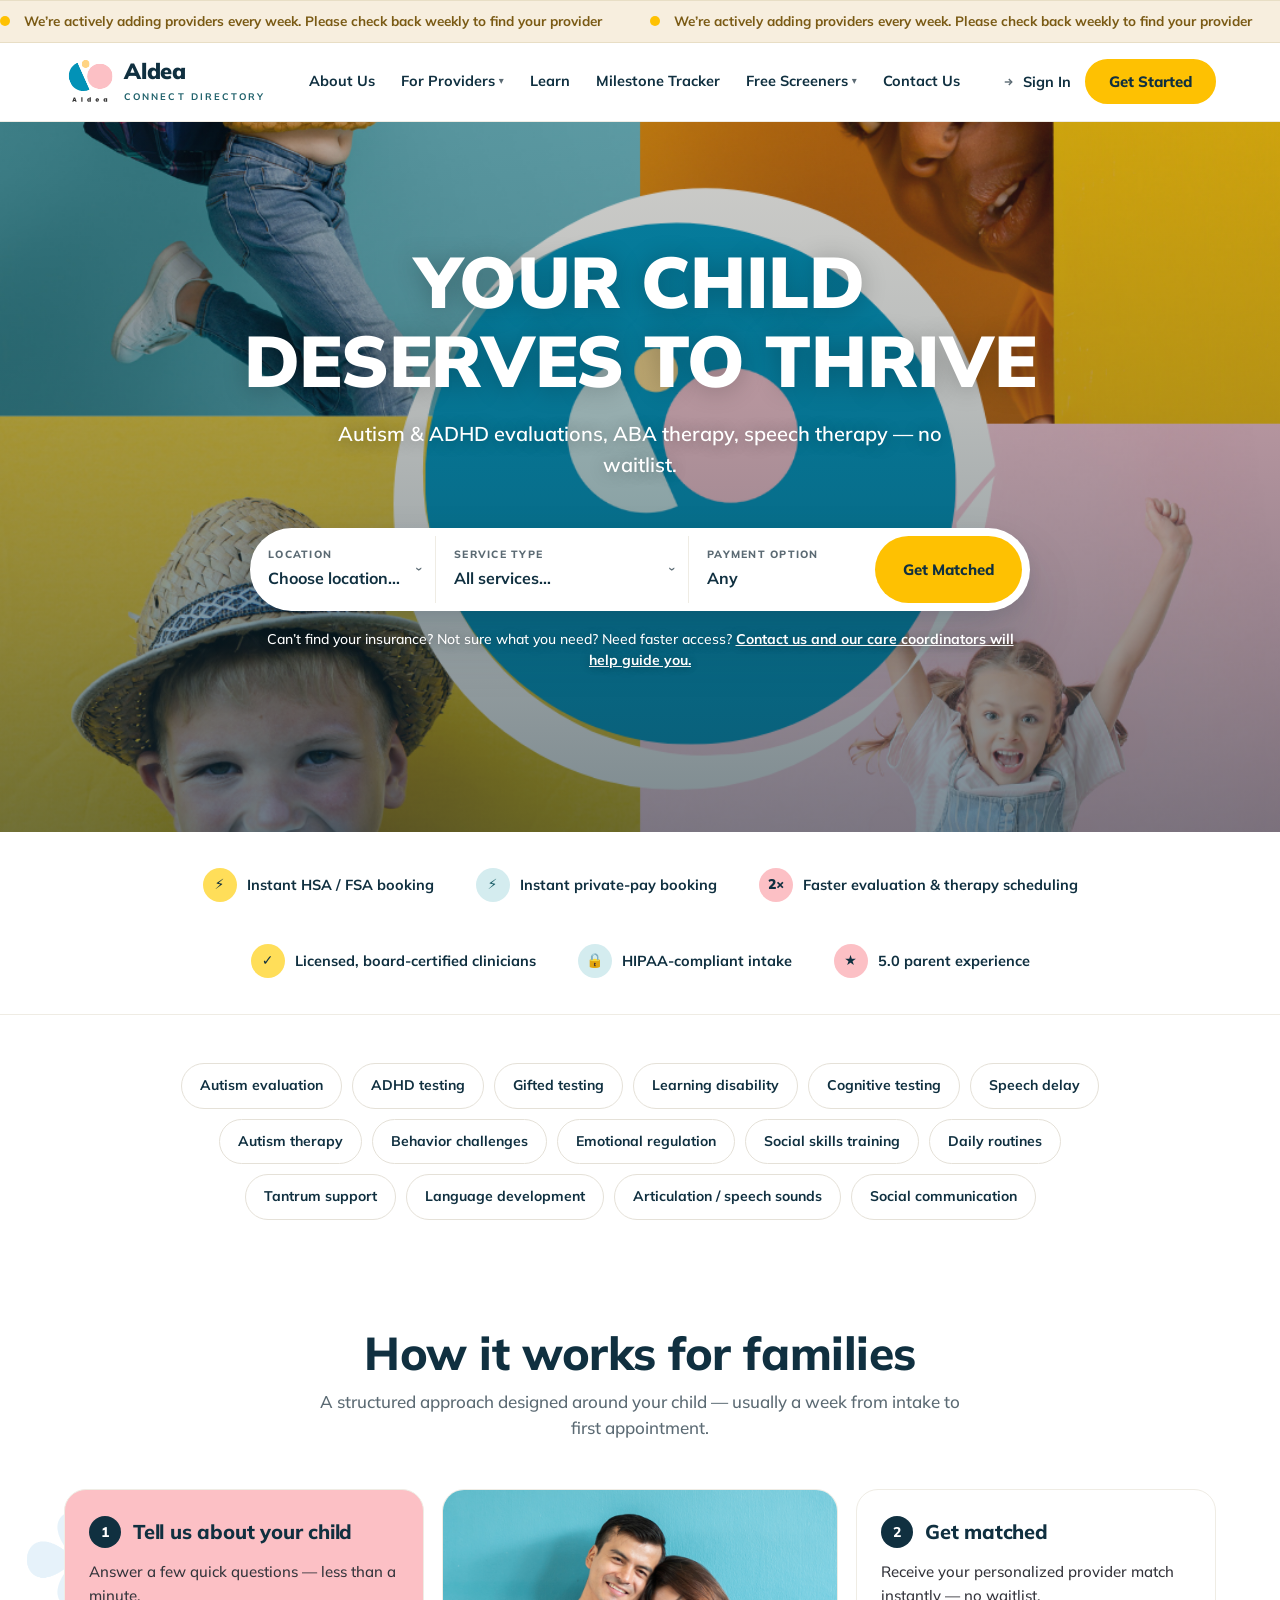
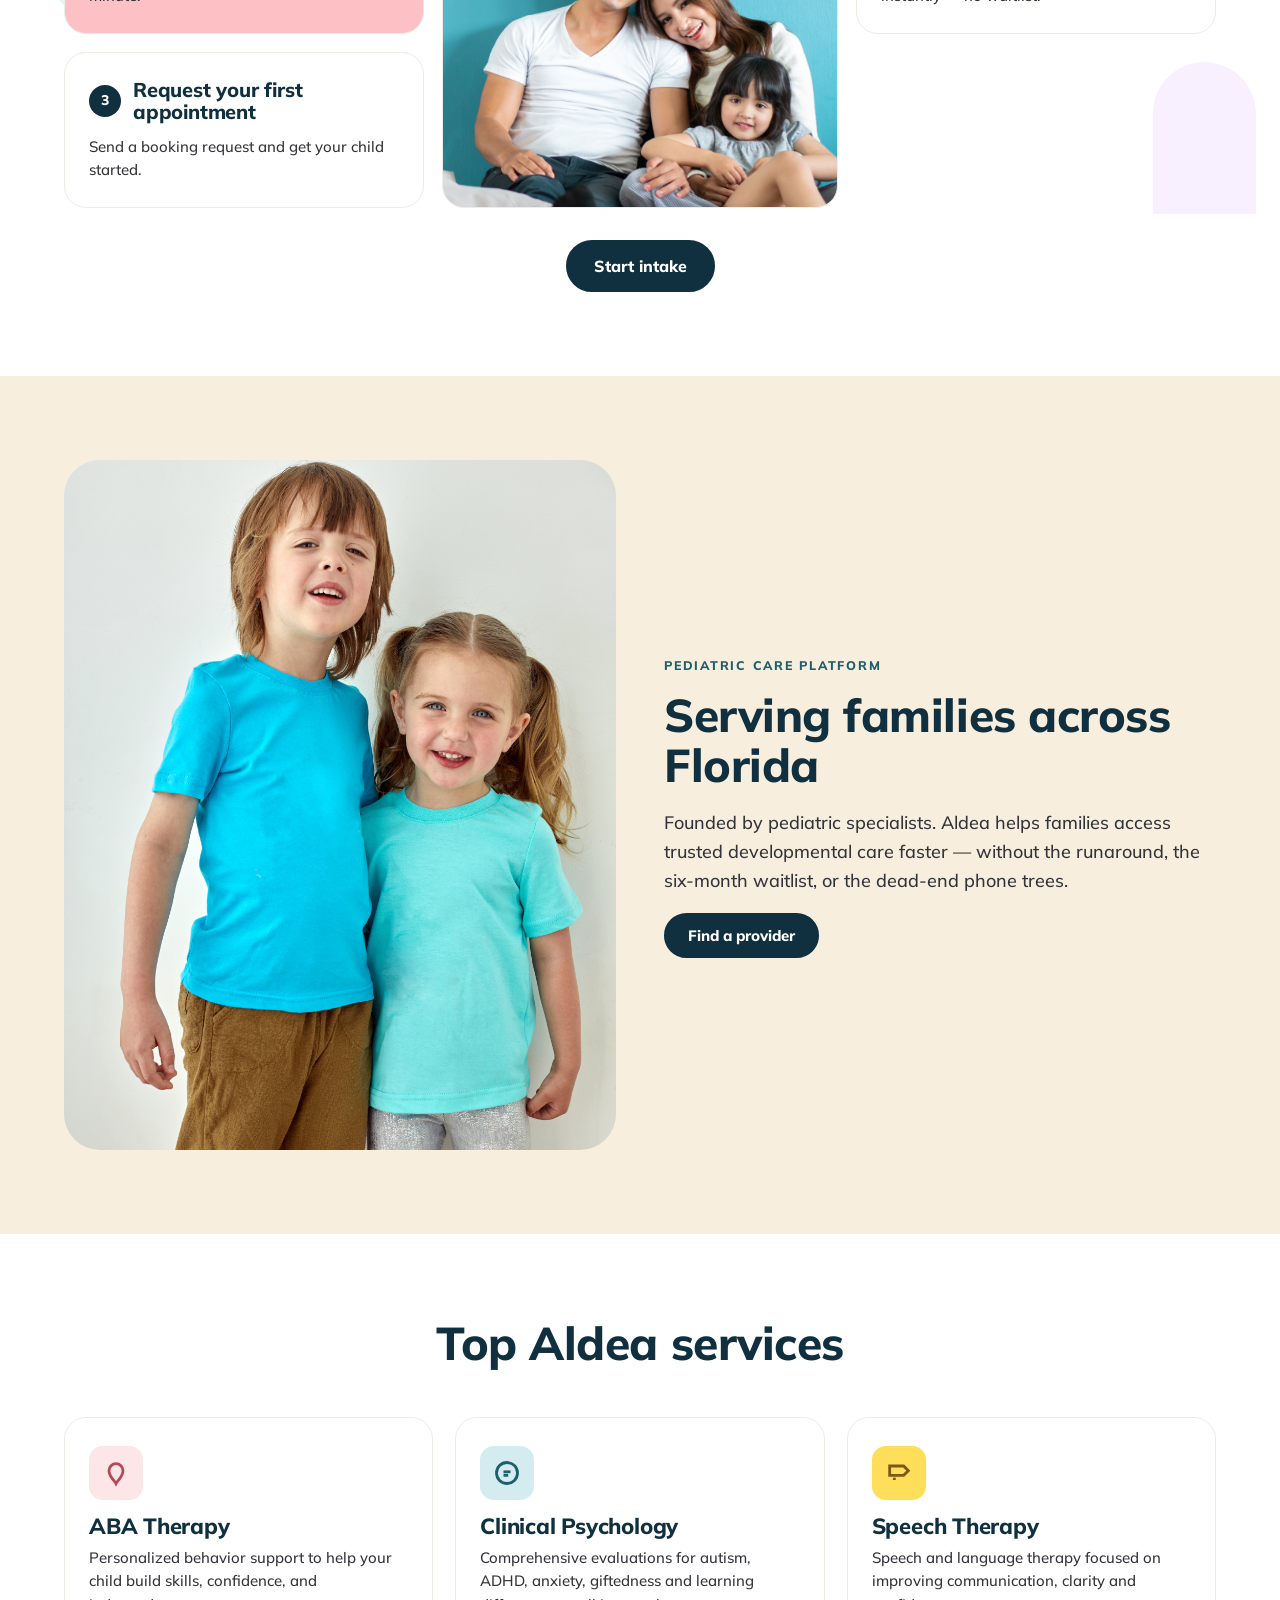
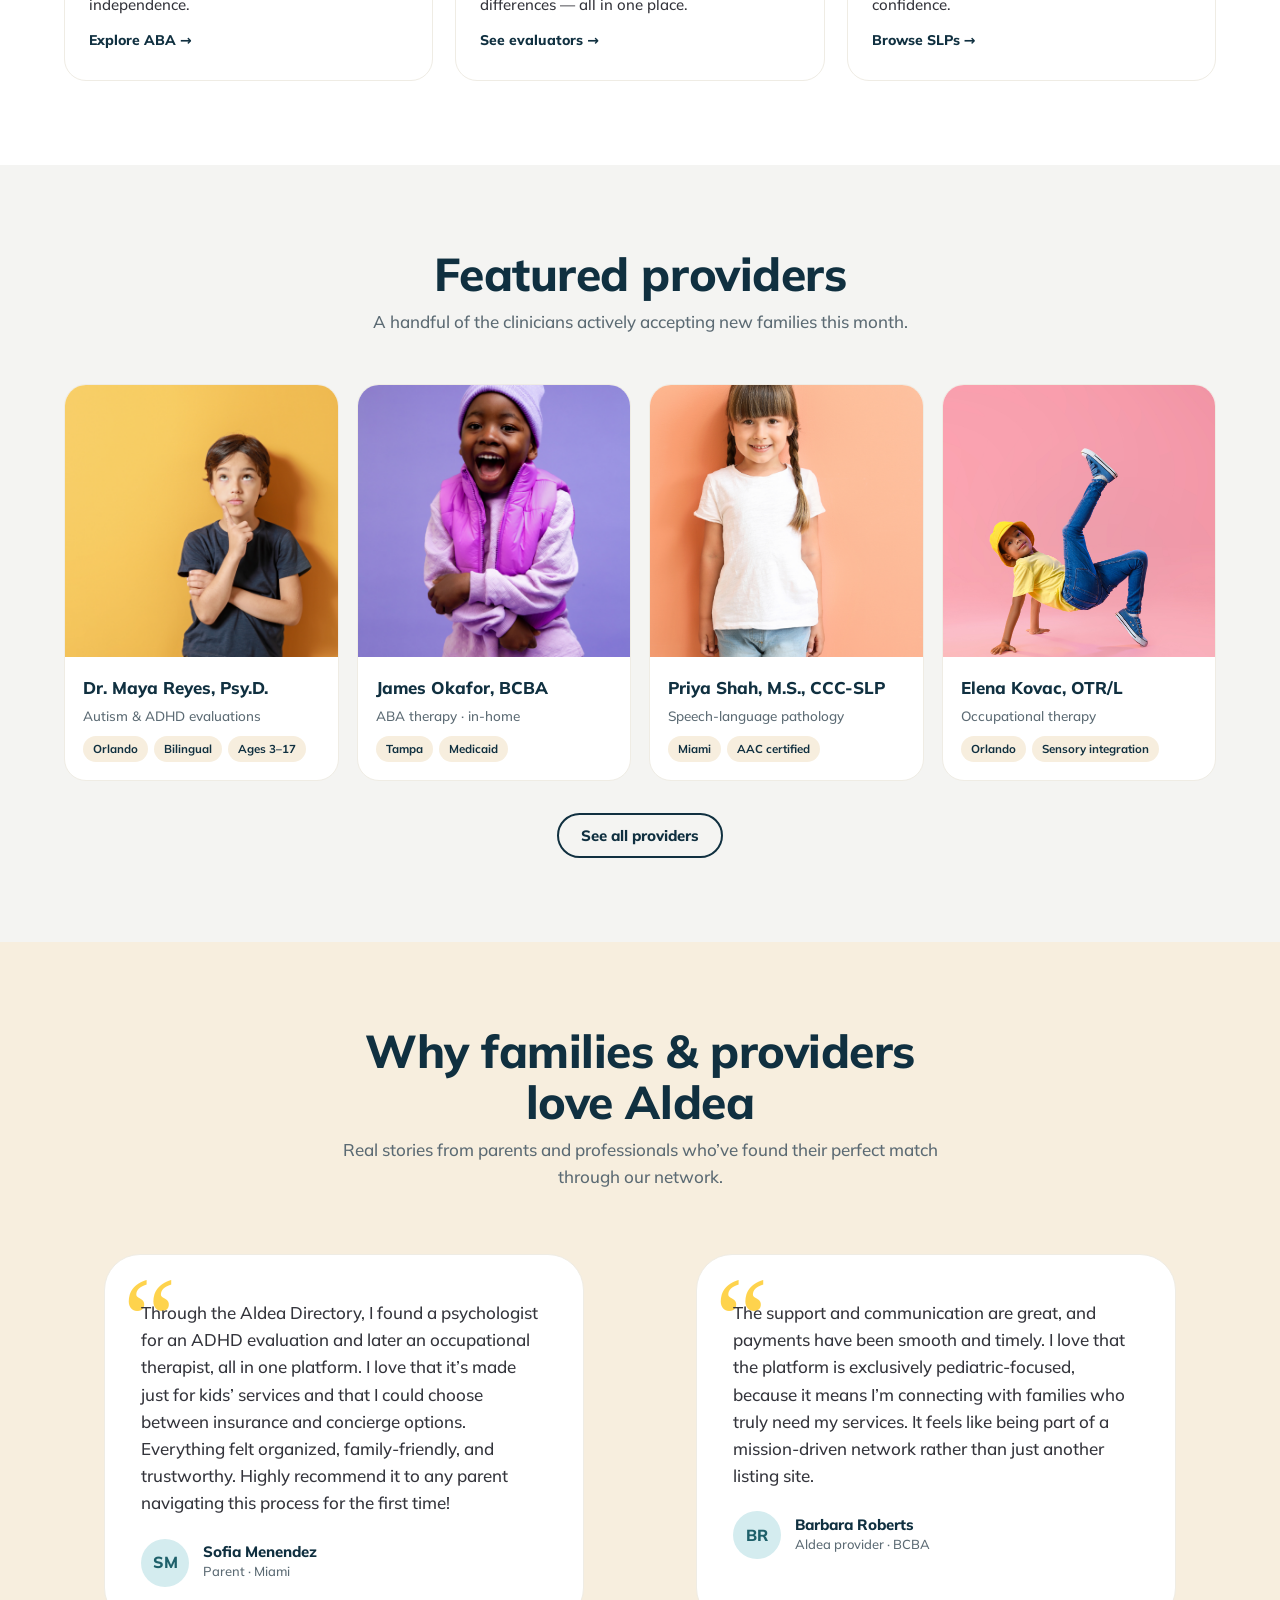
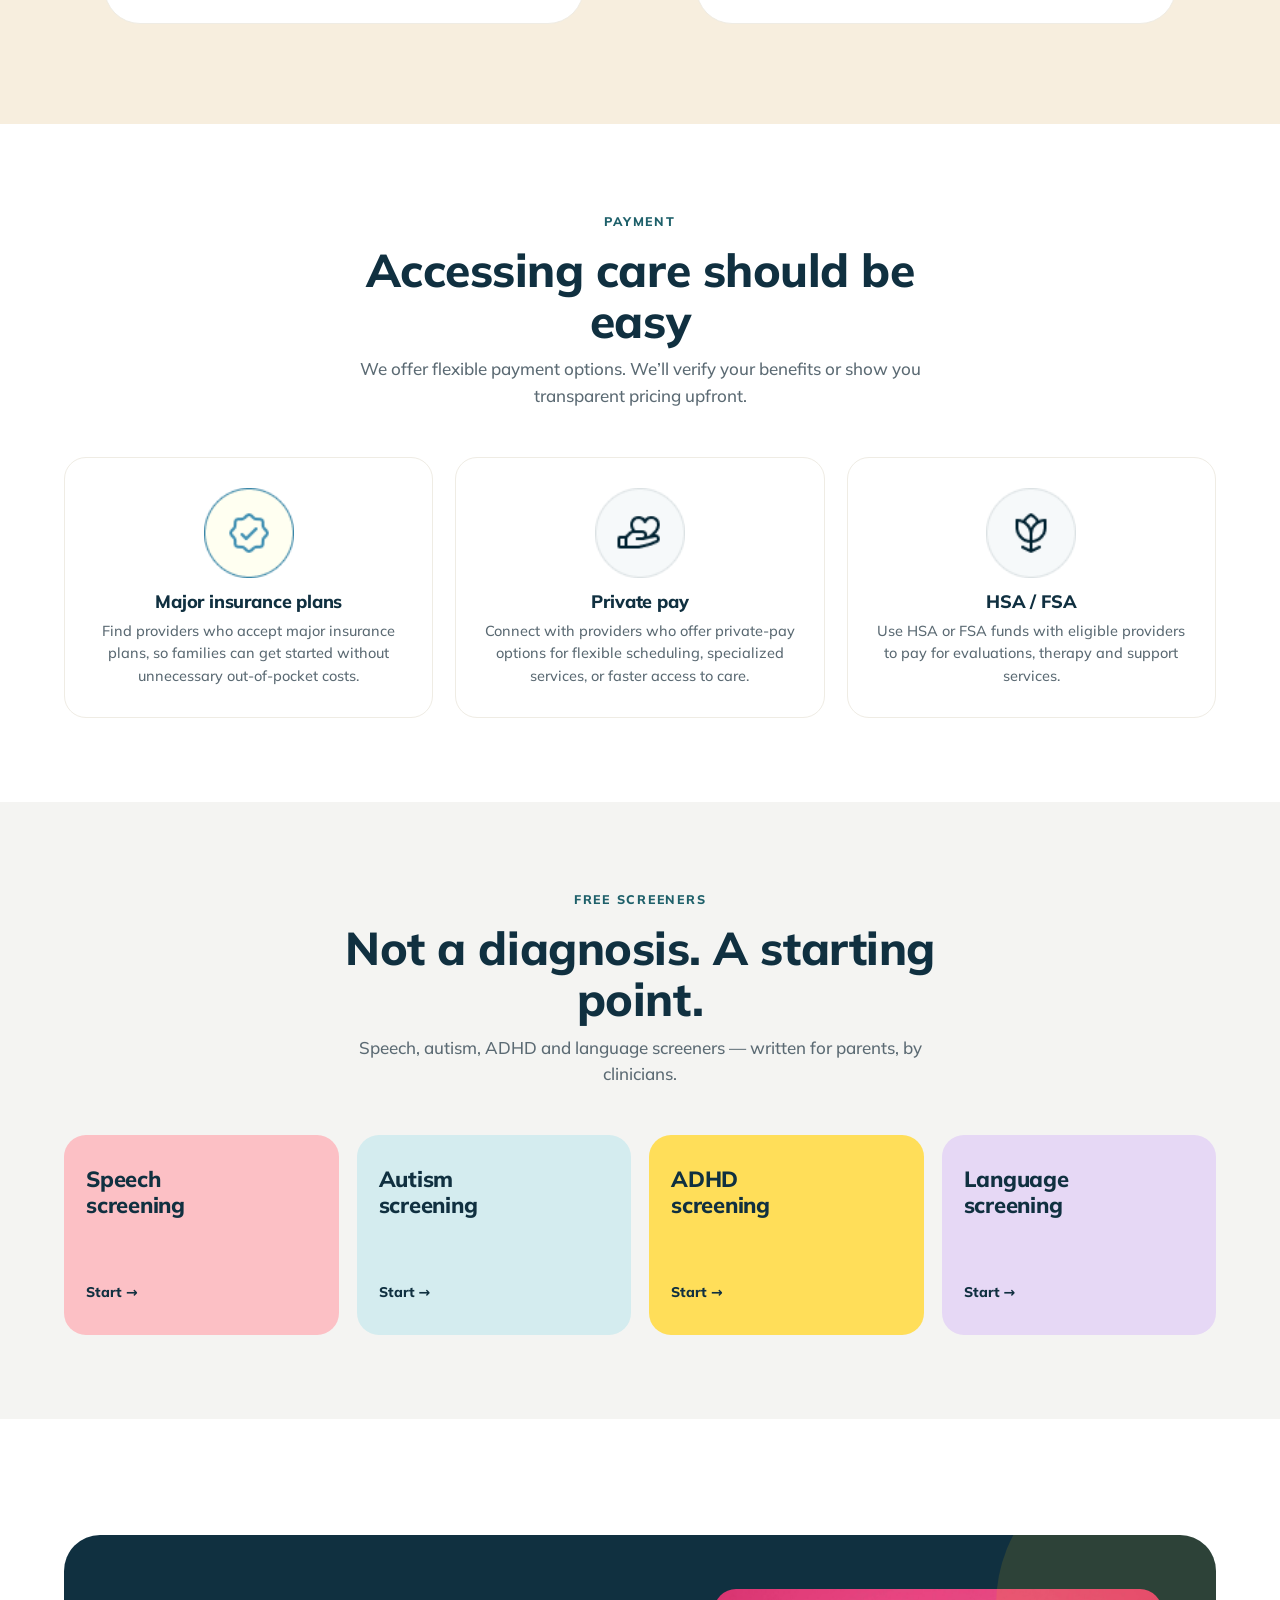
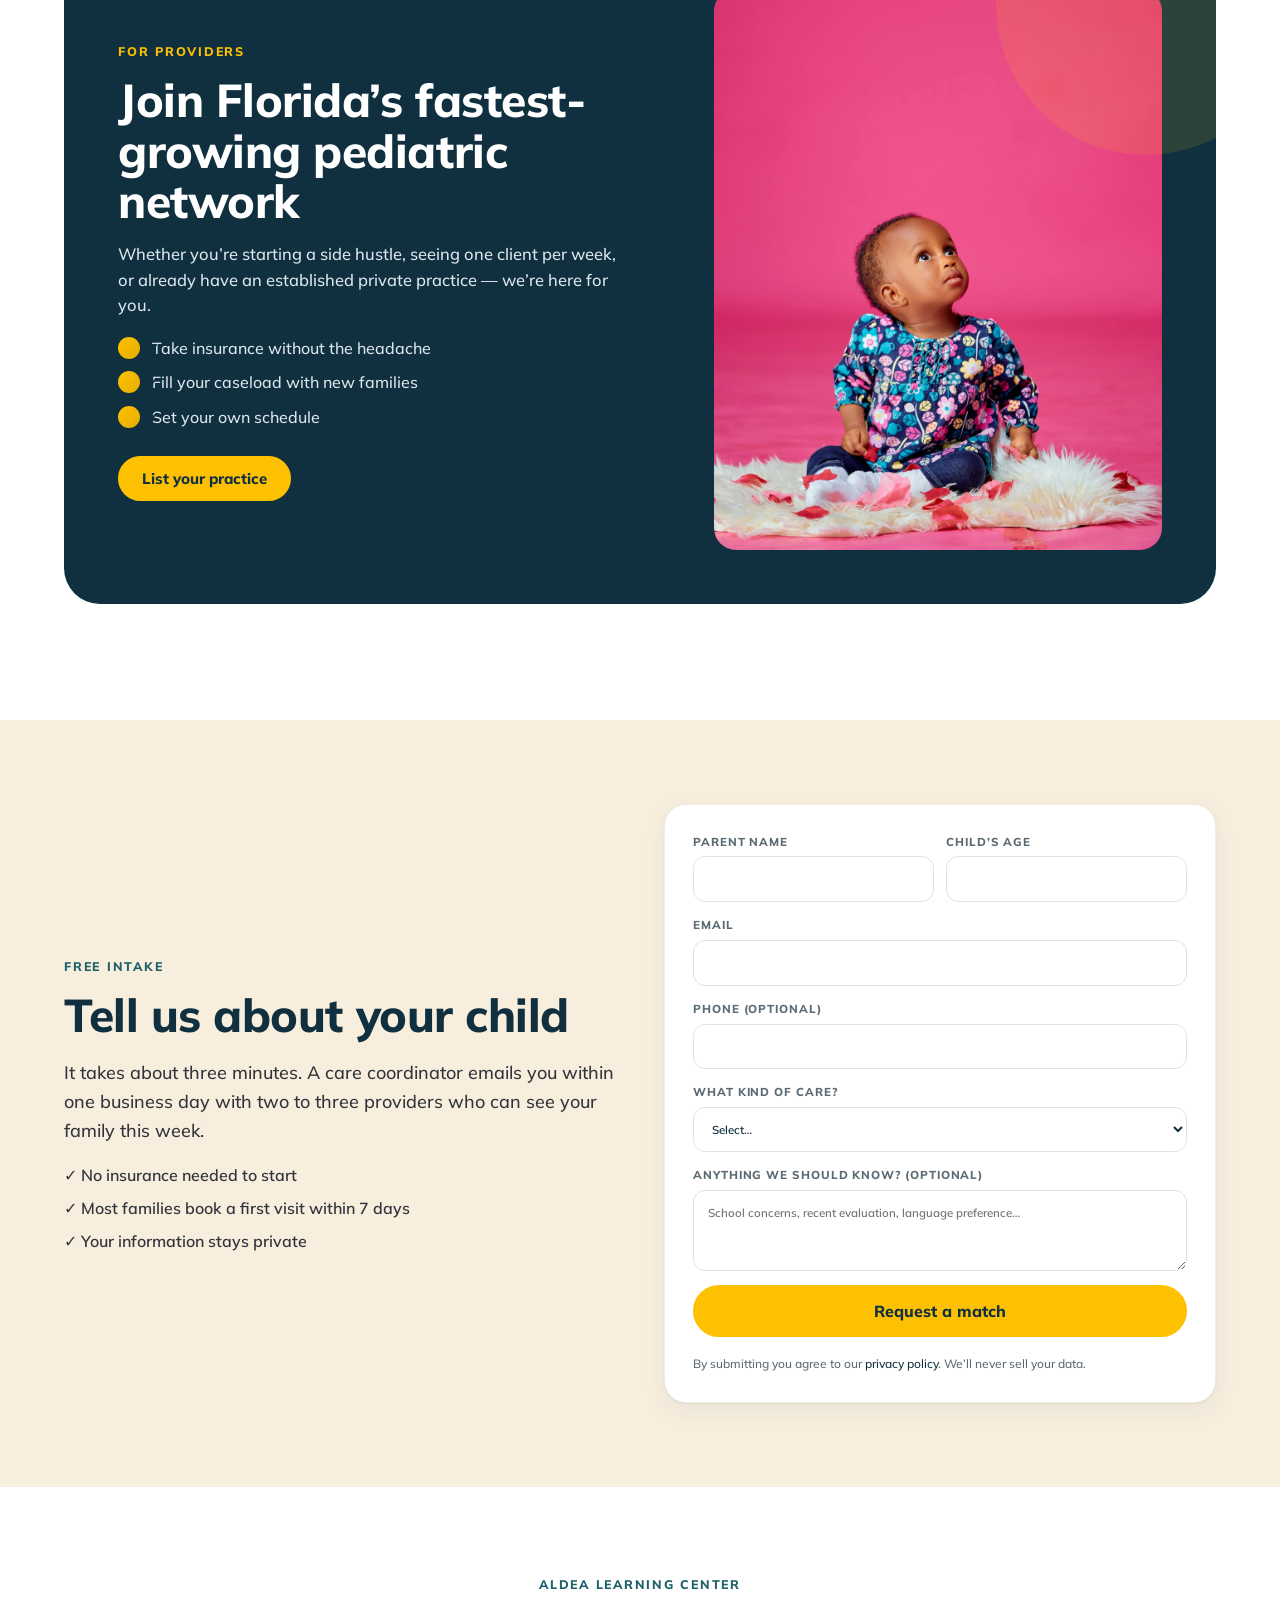
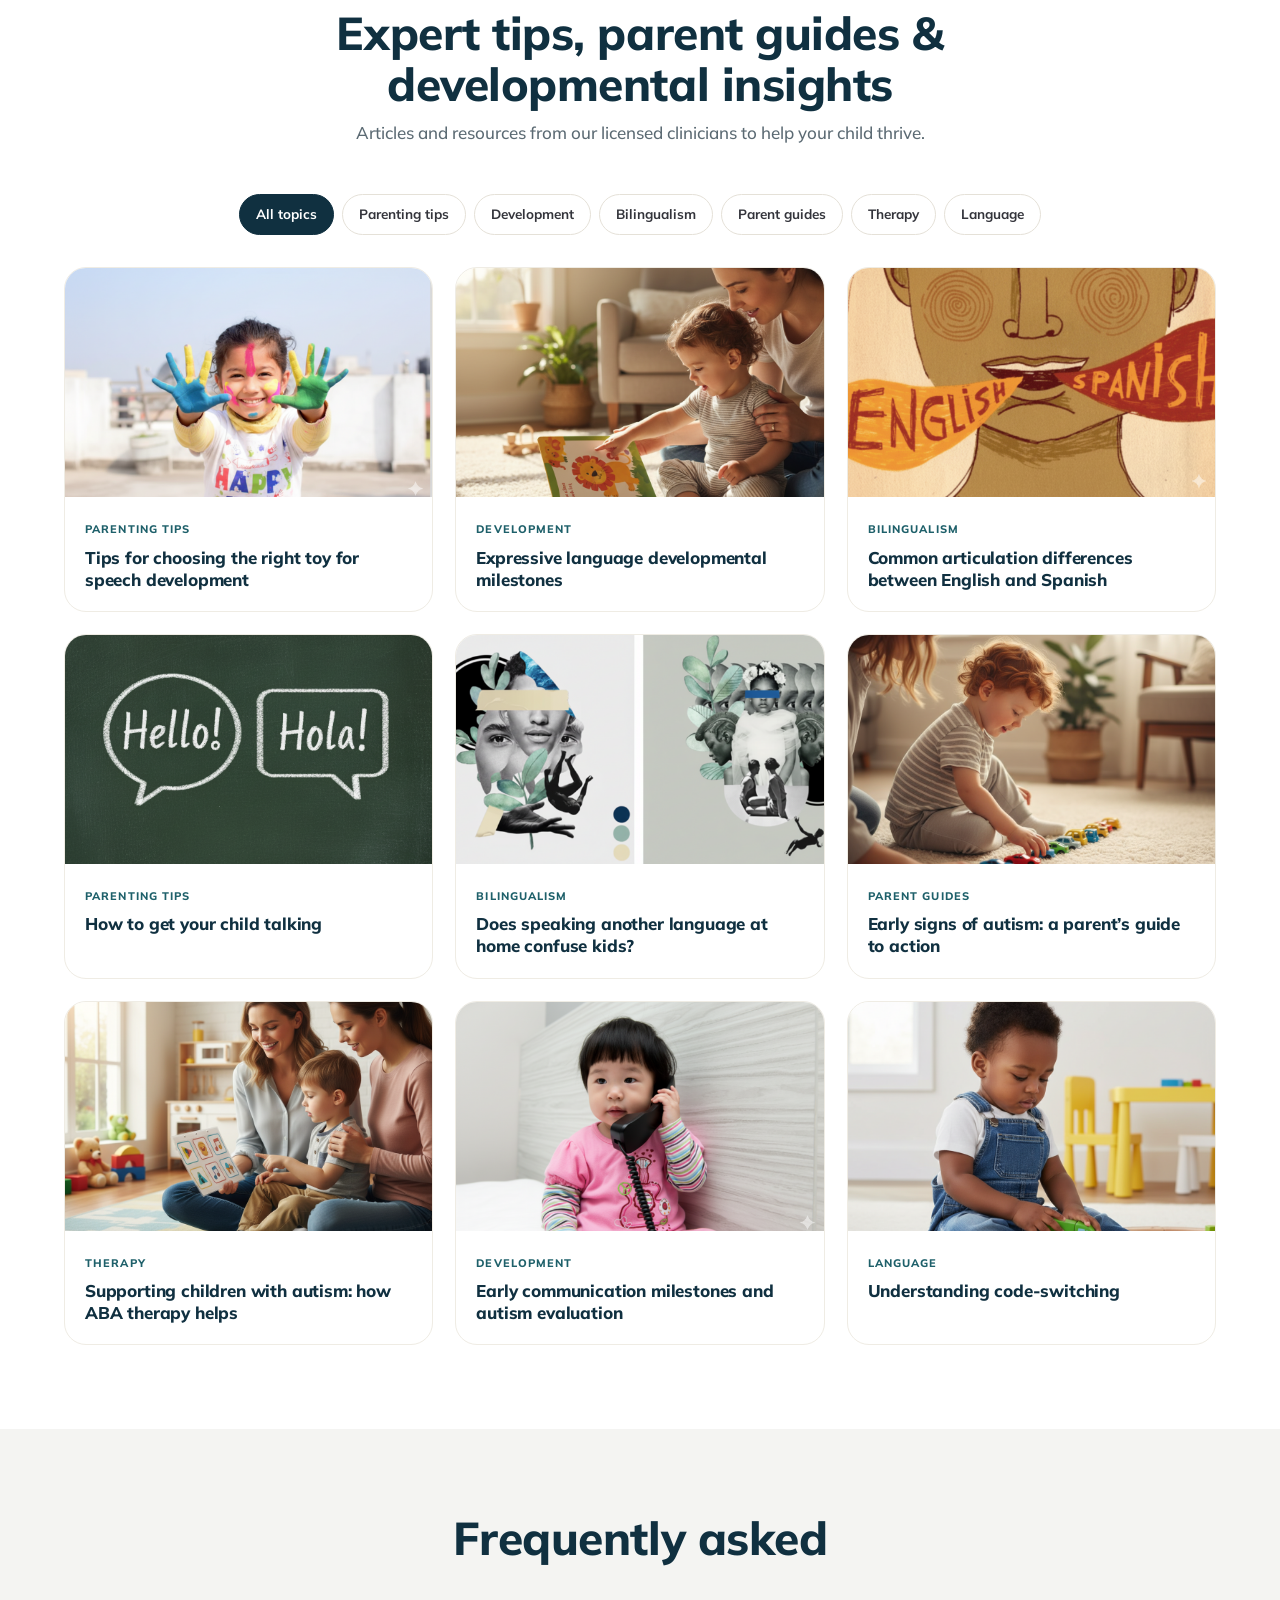
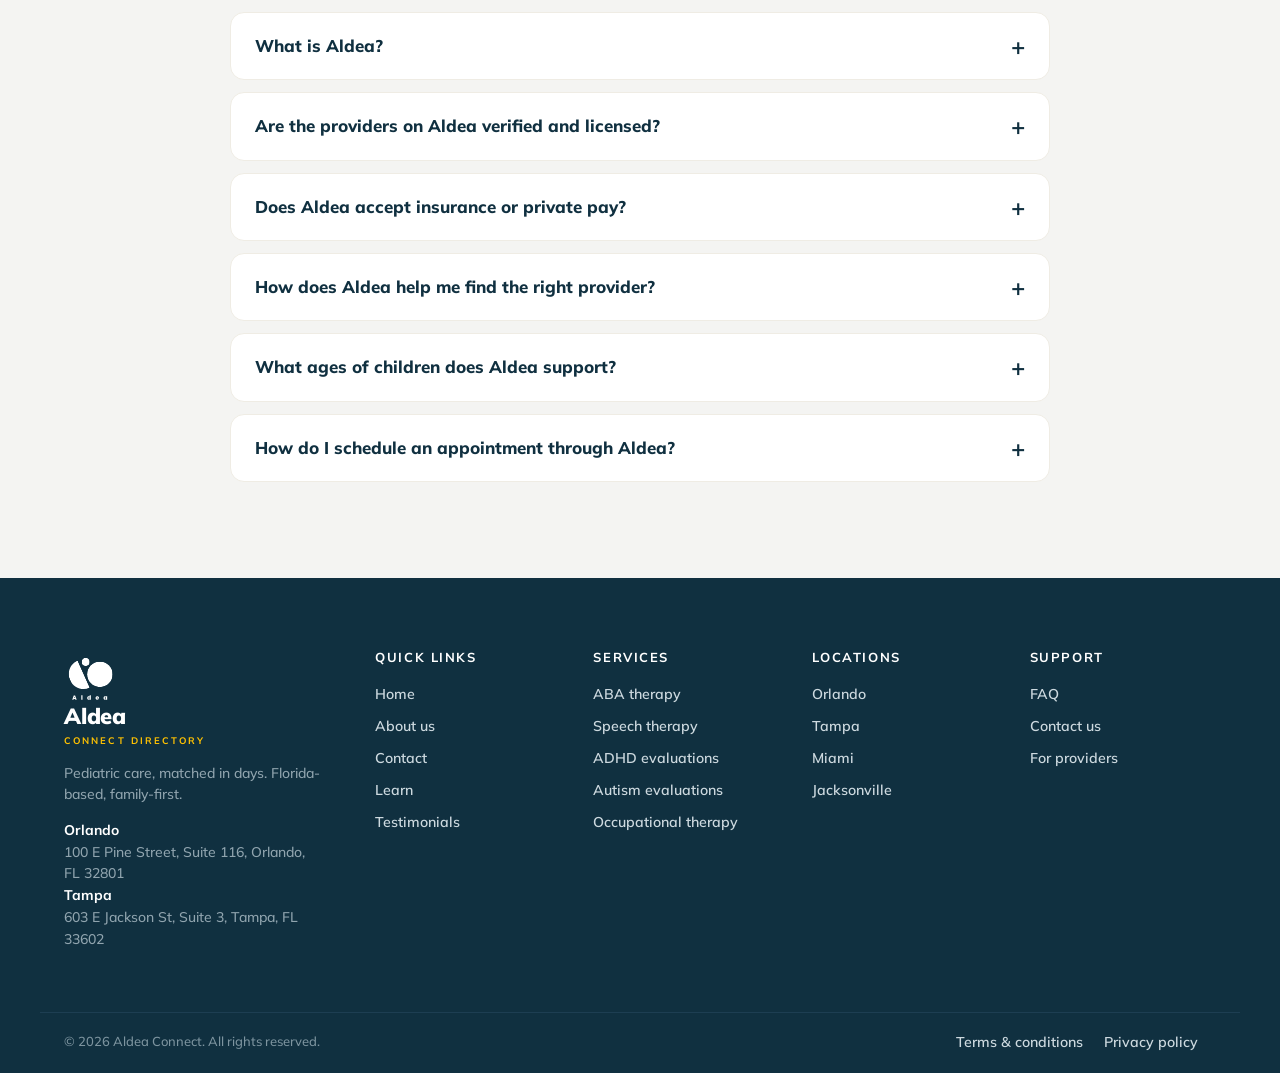
<file: index.html>
<!doctype html>
<html lang="en">
<head>
<meta charset="utf-8" />
<meta name="viewport" content="width=device-width,initial-scale=1" />
<title>Aldea | Pediatric Therapy &amp; Evaluations in Florida — No Waitlist</title>
<meta name="description" content="Autism &amp; ADHD evaluations, ABA therapy, speech therapy and OT across Florida. Vetted pediatric providers, no waitlist." />
<meta name="theme-color" content="#103040" />
<link rel="preconnect" href="https://fonts.googleapis.com" />
<link rel="preconnect" href="https://fonts.gstatic.com" crossorigin />
<link href="https://fonts.googleapis.com/css2?family=Mulish:wght@500;600;700;800;900&display=swap" rel="stylesheet" />
<link rel="stylesheet" href="/assets/styles.css" />
<link rel="icon" href="/assets/img/logo/aldea-logo.svg" type="image/svg+xml" />
<meta property="og:title" content="Aldea — Pediatric care, matched in days" />
<meta property="og:description" content="Autism &amp; ADHD evaluations, ABA, speech and OT. Matched to a vetted Florida provider in 48 hours." />
<meta property="og:type" content="website" />
<meta property="og:url" content="https://aldea-connect.vercel.app/" />
<meta property="og:image" content="https://aldea-connect.vercel.app/assets/img/aldea-image.png" />
<meta property="og:image:width" content="1200" />
<meta property="og:image:height" content="630" />
<meta name="twitter:card" content="summary_large_image" />
<meta name="twitter:title" content="Aldea — Pediatric care, matched in days" />
<meta name="twitter:description" content="Autism &amp; ADHD evaluations, ABA, speech and OT. Matched to a vetted Florida provider in 48 hours." />
<meta name="twitter:image" content="https://aldea-connect.vercel.app/assets/img/aldea-image.png" />
</head>
<body>
<a class="skip" href="#main">Skip to content</a>

<header>
  <!-- Announcement marquee -->
  <div class="marquee" aria-label="Announcement">
    <div class="marquee-track">
      <span>We&rsquo;re actively adding providers every week. Please check back weekly to find your provider</span>
      <span>We&rsquo;re actively adding providers every week. Please check back weekly to find your provider</span>
      <span>We&rsquo;re actively adding providers every week. Please check back weekly to find your provider</span>
      <span>We&rsquo;re actively adding providers every week. Please check back weekly to find your provider</span>
      <span>We&rsquo;re actively adding providers every week. Please check back weekly to find your provider</span>
      <span>We&rsquo;re actively adding providers every week. Please check back weekly to find your provider</span>
    </div>
  </div>

  <!-- Nav -->
  <nav class="nav" aria-label="Primary">
    <div class="container nav-row">
      <a class="brand" href="/">
        <img loading="lazy" decoding="async" class="brand-logo" src="/assets/img/logo/aldea-logo.svg" alt="" />
        <span><span class="brand-wordmark">Aldea</span><span class="brand-sub">Connect Directory</span></span>
      </a>
      <div class="nav-links">
        <a href="/about.html">About Us</a>
        <span class="has-menu" tabindex="0">
          <span>For Providers <span class="caret">▾</span></span>
          <div class="menu">
            <a href="/for-providers.html">Join our provider network</a>
            <a href="/for-providers.html#refer">Refer a patient</a>
          </div>
        </span>
        <a href="/learn.html">Learn</a>
        <a href="/screeners.html#milestone">Milestone Tracker</a>
        <span class="has-menu" tabindex="0">
          <span>Free Screeners <span class="caret">▾</span></span>
          <div class="menu">
            <a href="/screeners.html#autism">Autism screening</a>
            <a href="/screeners.html#adhd">ADHD screening</a>
            <a href="/screeners.html#speech">Speech screening</a>
            <a href="/screeners.html#language">Language screening</a>
          </div>
        </span>
        <a href="/contact.html">Contact Us</a>
      </div>
      <div class="nav-cta">
        <a class="signin" href="/login.html"><svg width="14" height="14" viewBox="0 0 24 24" fill="none" stroke="currentColor" stroke-width="2.4"><path d="M10 17l5-5-5-5"/><path d="M15 12H3"/></svg> Sign In</a>
        <a class="btn btn-yellow" href="#match">Get Started</a>
      </div>
      <button class="hamburger" id="hamburger" aria-label="Open menu" aria-expanded="false" aria-controls="mobile-menu"><span></span><span></span><span></span></button>
    </div>
    <div class="mobile-menu" id="mobile-menu" hidden>
      <a href="/about.html">About Us</a>
      <a href="/for-providers.html">For Providers</a>
      <a href="/learn.html">Learn</a>
      <a href="/screeners.html">Free Screeners</a>
      <a href="/contact.html">Contact Us</a>
      <a href="/login.html">Sign In</a>
      <a href="#match" class="btn btn-yellow" style="margin-top:12px">Get Started</a>
    </div>
  </nav>
</header>

<main id="main">

  <!-- Hero -->
  <section class="hero">
    <img loading="eager" fetchpriority="high" decoding="async" class="hero-photo" src="/assets/img/aldea-image.png" alt="" />
    <div class="hero-overlay"></div>
    <div class="container hero-inner">
      <h1>Your child<br/>deserves to thrive</h1>
      <p class="sub">Autism &amp; ADHD evaluations, ABA therapy, speech therapy — no waitlist.</p>

      <form class="hero-search" id="match-mini" onsubmit="event.preventDefault(); document.querySelector('#match').scrollIntoView({behavior:'smooth'});">
        <div class="field">
          <label for="loc">Location</label>
          <select id="loc" name="location"><option value="">Choose location…</option><option>Orlando</option><option>Tampa</option><option>Miami</option><option>Jacksonville</option><option>Telehealth</option></select>
        </div>
        <div class="field">
          <label for="svc">Service Type</label>
          <select id="svc" name="service"><option value="">All services…</option><option>Autism / ADHD evaluation</option><option>ABA therapy</option><option>Speech therapy</option><option>Occupational therapy</option><option>Learning support</option></select>
        </div>
        <div class="field">
          <label for="pay">Payment Option</label>
          <select id="pay" name="pay"><option value="">Any</option><option>Insurance</option><option>Private pay</option><option>HSA / FSA</option></select>
        </div>
        <button type="submit">Get Matched</button>
      </form>

      <p class="hero-helper">Can&rsquo;t find your insurance? Not sure what you need? Need faster access? <a href="/contact.html">Contact us and our care coordinators will help guide you.</a></p>
    </div>
  </section>

  <!-- Trust badges row -->
  <section class="badges" aria-label="What you get with Aldea">
    <div class="container badge-track">
      <div class="badge-item"><span class="bg-dot">⚡</span> Instant HSA / FSA booking</div>
      <div class="badge-item t-teal"><span class="bg-dot">⚡</span> Instant private-pay booking</div>
      <div class="badge-item t-pink"><span class="bg-dot">2×</span> Faster evaluation &amp; therapy scheduling</div>
      <div class="badge-item"><span class="bg-dot">✓</span> Licensed, board-certified clinicians</div>
      <div class="badge-item t-teal"><span class="bg-dot">🔒</span> HIPAA-compliant intake</div>
      <div class="badge-item t-pink"><span class="bg-dot">★</span> 5.0 parent experience</div>
    </div>
  </section>

  <!-- Service pills -->
  <section class="pills">
    <div class="container">
      <div class="pill-cloud" aria-label="Browse care by need">
        <a href="/providers.html?tag=autism-eval">Autism evaluation</a>
        <a href="/providers.html?tag=adhd">ADHD testing</a>
        <a href="/providers.html?tag=gifted">Gifted testing</a>
        <a href="/providers.html?tag=learning">Learning disability</a>
        <a href="/providers.html?tag=cognitive">Cognitive testing</a>
        <a href="/providers.html?tag=speech">Speech delay</a>
        <a href="/providers.html?tag=autism-therapy">Autism therapy</a>
        <a href="/providers.html?tag=behavior">Behavior challenges</a>
        <a href="/providers.html?tag=emotion">Emotional regulation</a>
        <a href="/providers.html?tag=social">Social skills training</a>
        <a href="/providers.html?tag=daily">Daily routines</a>
        <a href="/providers.html?tag=tantrum">Tantrum support</a>
        <a href="/providers.html?tag=language">Language development</a>
        <a href="/providers.html?tag=articulation">Articulation / speech sounds</a>
        <a href="/providers.html?tag=social-comm">Social communication</a>
      </div>
    </div>
  </section>

  <!-- How It Works -->
  <section class="section">
    <div class="container">
      <div class="section-head">
        <h2>How it works for families</h2>
        <p>A structured approach designed around your child — usually a week from intake to first appointment.</p>
      </div>
      <div class="steps-board">
        <img loading="lazy" decoding="async" class="deco deco-1" src="/assets/img/website-geometric-shape.png" alt="" />
        <img loading="lazy" decoding="async" class="deco deco-2" src="/assets/img/website-geometric-shape2.png" alt="" />

        <div class="step-card step-pink">
          <h3><span class="step-num">1</span> Tell us about your child</h3>
          <p>Answer a few quick questions — less than a minute.</p>
        </div>
        <div class="step-card step-photo">
          <img loading="lazy" decoding="async" src="/assets/img/family.png" alt="A family of three smiling on a couch." />
        </div>
        <div class="step-card">
          <h3><span class="step-num">2</span> Get matched</h3>
          <p>Receive your personalized provider match instantly — no waitlist.</p>
        </div>
        <div class="step-card">
          <h3><span class="step-num">3</span> Request your first appointment</h3>
          <p>Send a booking request and get your child started.</p>
        </div>
      </div>
      <div class="steps-cta"><a class="btn btn-ink btn-lg" href="#match">Start intake</a></div>
    </div>
  </section>

  <!-- About card -->
  <section class="section section-cream">
    <div class="container about-row">
      <div class="about-photo">
        <img loading="lazy" decoding="async" src="/assets/img/siblings.png" alt="Two siblings laughing together." />
      </div>
      <div class="about-copy">
        <span class="kicker">Pediatric care platform</span>
        <h2>Serving families across Florida</h2>
        <p class="lead">Founded by pediatric specialists. Aldea helps families access trusted developmental care faster — without the runaround, the six-month waitlist, or the dead-end phone trees.</p>
        <a class="btn btn-ink" href="/providers.html">Find a provider</a>
      </div>
    </div>
  </section>

  <!-- Top services -->
  <section class="section">
    <div class="container">
      <div class="section-head"><h2>Top Aldea services</h2></div>
      <div class="svc-grid">
        <article class="svc svc-1">
          <div class="svc-icon"><svg width="28" height="28" viewBox="0 0 24 24" fill="none" stroke="currentColor" stroke-width="2.4"><path d="M12 21c-1-2-6-6-6-11a6 6 0 0 1 12 0c0 5-5 9-6 11z"/></svg></div>
          <h3>ABA Therapy</h3>
          <p>Personalized behavior support to help your child build skills, confidence, and independence.</p>
          <a class="more" href="/providers.html?tag=aba">Explore ABA →</a>
        </article>
        <article class="svc svc-2">
          <div class="svc-icon"><svg width="28" height="28" viewBox="0 0 24 24" fill="none" stroke="currentColor" stroke-width="2.4"><circle cx="12" cy="12" r="9"/><path d="M9 11h6"/><path d="M9 14h4"/></svg></div>
          <h3>Clinical Psychology</h3>
          <p>Comprehensive evaluations for autism, ADHD, anxiety, giftedness and learning differences — all in one place.</p>
          <a class="more" href="/providers.html?tag=eval">See evaluators →</a>
        </article>
        <article class="svc svc-3">
          <div class="svc-icon"><svg width="28" height="28" viewBox="0 0 24 24" fill="none" stroke="currentColor" stroke-width="2.4"><path d="M4 6h12l4 4-4 4H4z"/><path d="M8 18v-2"/></svg></div>
          <h3>Speech Therapy</h3>
          <p>Speech and language therapy focused on improving communication, clarity and confidence.</p>
          <a class="more" href="/providers.html?tag=speech">Browse SLPs →</a>
        </article>
      </div>
    </div>
  </section>

  <!-- Featured providers -->
  <section class="section section-offwhite">
    <div class="container">
      <div class="section-head"><h2>Featured providers</h2><p>A handful of the clinicians actively accepting new families this month.</p></div>
      <div class="providers-row">
        <article class="provider-card">
          <div class="provider-photo"><img loading="lazy" decoding="async" src="/assets/img/child-1.png" alt="" /></div>
          <div class="provider-body">
            <div class="provider-name">Dr. Maya Reyes, Psy.D.</div>
            <div class="provider-role">Autism &amp; ADHD evaluations</div>
            <div class="provider-tags"><span>Orlando</span><span>Bilingual</span><span>Ages 3–17</span></div>
          </div>
        </article>
        <article class="provider-card">
          <div class="provider-photo"><img loading="lazy" decoding="async" src="/assets/img/child-2.png" alt="" /></div>
          <div class="provider-body">
            <div class="provider-name">James Okafor, BCBA</div>
            <div class="provider-role">ABA therapy · in-home</div>
            <div class="provider-tags"><span>Tampa</span><span>Medicaid</span></div>
          </div>
        </article>
        <article class="provider-card">
          <div class="provider-photo"><img loading="lazy" decoding="async" src="/assets/img/child-3.png" alt="" /></div>
          <div class="provider-body">
            <div class="provider-name">Priya Shah, M.S., CCC-SLP</div>
            <div class="provider-role">Speech-language pathology</div>
            <div class="provider-tags"><span>Miami</span><span>AAC certified</span></div>
          </div>
        </article>
        <article class="provider-card">
          <div class="provider-photo"><img loading="lazy" decoding="async" src="/assets/img/happy-child.png" alt="" /></div>
          <div class="provider-body">
            <div class="provider-name">Elena Kovac, OTR/L</div>
            <div class="provider-role">Occupational therapy</div>
            <div class="provider-tags"><span>Orlando</span><span>Sensory integration</span></div>
          </div>
        </article>
      </div>
      <div class="steps-cta"><a class="btn btn-outline" href="/providers.html">See all providers</a></div>
    </div>
  </section>

  <!-- Testimonials -->
  <section class="section section-cream" id="stories">
    <div class="container">
      <div class="section-head">
        <h2>Why families &amp; providers love Aldea</h2>
        <p>Real stories from parents and professionals who&rsquo;ve found their perfect match through our network.</p>
      </div>
      <div class="t-grid">
        <figure class="t-card">
          <blockquote class="t-quote">Through the Aldea Directory, I found a psychologist for an ADHD evaluation and later an occupational therapist, all in one platform. I love that it&rsquo;s made just for kids&rsquo; services and that I could choose between insurance and concierge options. Everything felt organized, family-friendly, and trustworthy. Highly recommend it to any parent navigating this process for the first time!</blockquote>
          <figcaption class="t-attr">
            <span class="t-avatar">SM</span>
            <div><div class="t-name">Sofia Menendez</div><div class="t-role">Parent · Miami</div></div>
          </figcaption>
        </figure>
        <figure class="t-card">
          <blockquote class="t-quote">The support and communication are great, and payments have been smooth and timely. I love that the platform is exclusively pediatric-focused, because it means I&rsquo;m connecting with families who truly need my services. It feels like being part of a mission-driven network rather than just another listing site.</blockquote>
          <figcaption class="t-attr">
            <span class="t-avatar">BR</span>
            <div><div class="t-name">Barbara Roberts</div><div class="t-role">Aldea provider · BCBA</div></div>
          </figcaption>
        </figure>
      </div>
    </div>
  </section>

  <!-- Payment options -->
  <section class="section">
    <div class="container">
      <div class="section-head">
        <span class="kicker">Payment</span>
        <h2>Accessing care should be easy</h2>
        <p>We offer flexible payment options. We&rsquo;ll verify your benefits or show you transparent pricing upfront.</p>
      </div>
      <div class="pay-grid">
        <article class="pay">
          <img loading="lazy" decoding="async" src="/assets/img/insurance.png" alt="" />
          <h3>Major insurance plans</h3>
          <p>Find providers who accept major insurance plans, so families can get started without unnecessary out-of-pocket costs.</p>
        </article>
        <article class="pay">
          <img loading="lazy" decoding="async" src="/assets/img/private-pay.png" alt="" />
          <h3>Private pay</h3>
          <p>Connect with providers who offer private-pay options for flexible scheduling, specialized services, or faster access to care.</p>
        </article>
        <article class="pay">
          <img loading="lazy" decoding="async" src="/assets/img/hsa.png" alt="" />
          <h3>HSA / FSA</h3>
          <p>Use HSA or FSA funds with eligible providers to pay for evaluations, therapy and support services.</p>
        </article>
      </div>
    </div>
  </section>

  <!-- Free Screeners -->
  <section class="section section-offwhite">
    <div class="container">
      <div class="section-head">
        <span class="kicker">Free Screeners</span>
        <h2>Not a diagnosis. A starting point.</h2>
        <p>Speech, autism, ADHD and language screeners — written for parents, by clinicians.</p>
      </div>
      <div class="screen-grid">
        <a class="screen-card c-1" href="/screeners.html#speech">
          <h3>Speech<br/>screening</h3>
          <span class="go">Start →</span>
        </a>
        <a class="screen-card c-2" href="/screeners.html#autism">
          <h3>Autism<br/>screening</h3>
          <span class="go">Start →</span>
        </a>
        <a class="screen-card c-3" href="/screeners.html#adhd">
          <h3>ADHD<br/>screening</h3>
          <span class="go">Start →</span>
        </a>
        <a class="screen-card c-4" href="/screeners.html#language">
          <h3>Language<br/>screening</h3>
          <span class="go">Start →</span>
        </a>
      </div>
    </div>
  </section>

  <!-- For providers band -->
  <section class="section">
    <div class="container">
      <div class="fp-band">
        <div>
          <span class="kicker" style="color:var(--yellow)">For Providers</span>
          <h2>Join Florida&rsquo;s fastest-growing pediatric network</h2>
          <p style="color:#dde7ed;font-size:16.5px;max-width:50ch">Whether you&rsquo;re starting a side hustle, seeing one client per week, or already have an established private practice — we&rsquo;re here for you.</p>
          <ul>
            <li>Take insurance without the headache</li>
            <li>Fill your caseload with new families</li>
            <li>Set your own schedule</li>
          </ul>
          <div style="margin-top:26px"><a class="btn btn-yellow" href="/for-providers.html">List your practice</a></div>
        </div>
        <div class="fp-art">
          <img loading="lazy" decoding="async" src="/assets/img/babygirl.png" alt="A toddler smiling." />
        </div>
      </div>
    </div>
  </section>

  <!-- Match form -->
  <section class="section section-cream" id="match">
    <div class="container match-grid">
      <div>
        <span class="kicker">Free intake</span>
        <h2>Tell us about your child</h2>
        <p class="lead">It takes about three minutes. A care coordinator emails you within one business day with two to three providers who can see your family this week.</p>
        <ul style="list-style:none;padding:0;margin:0;display:grid;gap:8px;color:var(--ink-2);font-weight:600">
          <li>✓ No insurance needed to start</li>
          <li>✓ Most families book a first visit within 7 days</li>
          <li>✓ Your information stays private</li>
        </ul>
      </div>
      <form class="card form" id="intake-form" novalidate>
        <div class="row">
          <label>Parent name<input name="parent" required autocomplete="given-name" /></label>
          <label>Child&rsquo;s age<input name="age" inputmode="numeric" pattern="[0-9]*" required /></label>
        </div>
        <label>Email<input type="email" name="email" required autocomplete="email" /></label>
        <label>Phone (optional)<input type="tel" name="phone" autocomplete="tel" /></label>
        <label>What kind of care?
          <select name="service" required>
            <option value="">Select…</option>
            <option>Autism or ADHD evaluation</option>
            <option>ABA therapy</option>
            <option>Speech therapy</option>
            <option>Occupational therapy</option>
            <option>Learning &amp; tutoring</option>
            <option>Not sure yet</option>
          </select>
        </label>
        <label>Anything we should know? (optional)<textarea name="notes" rows="3" placeholder="School concerns, recent evaluation, language preference…"></textarea></label>
        <button class="btn btn-yellow btn-lg" type="submit">Request a match</button>
        <p class="fineprint">By submitting you agree to our <a href="/privacy.html">privacy policy</a>. We&rsquo;ll never sell your data.</p>
        <div class="form-success" hidden role="status"><strong>Thanks — we got it.</strong> A care coordinator will email you within one business day.</div>
      </form>
    </div>
  </section>

  <!-- Learning Center -->
  <section class="section">
    <div class="container">
      <div class="section-head">
        <span class="kicker">Aldea Learning Center</span>
        <h2>Expert tips, parent guides &amp; developmental insights</h2>
        <p>Articles and resources from our licensed clinicians to help your child thrive.</p>
      </div>
      <div class="lc-filters" id="lc-filters">
        <button data-tag="all" aria-pressed="true">All topics</button>
        <button data-tag="parenting">Parenting tips</button>
        <button data-tag="development">Development</button>
        <button data-tag="bilingualism">Bilingualism</button>
        <button data-tag="guides">Parent guides</button>
        <button data-tag="therapy">Therapy</button>
        <button data-tag="language">Language</button>
      </div>
      <div class="lc-grid" id="lc-grid">
        <a class="lc-card" data-tags="parenting" href="/learn.html#toy">
          <div class="lc-photo"><img loading="lazy" decoding="async" src="/assets/img/blog/baby-girl.png" alt="" /></div>
          <div class="lc-body"><span class="lc-tag">Parenting tips</span><h3>Tips for choosing the right toy for speech development</h3></div>
        </a>
        <a class="lc-card" data-tags="development" href="/learn.html#milestones">
          <div class="lc-photo"><img loading="lazy" decoding="async" src="/assets/img/blog/milestone.png" alt="" /></div>
          <div class="lc-body"><span class="lc-tag">Development</span><h3>Expressive language developmental milestones</h3></div>
        </a>
        <a class="lc-card" data-tags="bilingualism" href="/learn.html#bilingual">
          <div class="lc-photo"><img loading="lazy" decoding="async" src="/assets/img/blog/bilingual.png" alt="" /></div>
          <div class="lc-body"><span class="lc-tag">Bilingualism</span><h3>Common articulation differences between English and Spanish</h3></div>
        </a>
        <a class="lc-card" data-tags="parenting" href="/learn.html#talking">
          <div class="lc-photo"><img loading="lazy" decoding="async" src="/assets/img/blog/hello.png" alt="" /></div>
          <div class="lc-body"><span class="lc-tag">Parenting tips</span><h3>How to get your child talking</h3></div>
        </a>
        <a class="lc-card" data-tags="bilingualism" href="/learn.html#confusion">
          <div class="lc-photo"><img loading="lazy" decoding="async" src="/assets/img/blog/code-switching.png" alt="" /></div>
          <div class="lc-body"><span class="lc-tag">Bilingualism</span><h3>Does speaking another language at home confuse kids?</h3></div>
        </a>
        <a class="lc-card" data-tags="guides" href="/learn.html#early-signs">
          <div class="lc-photo"><img loading="lazy" decoding="async" src="/assets/img/blog/signs.png" alt="" /></div>
          <div class="lc-body"><span class="lc-tag">Parent guides</span><h3>Early signs of autism: a parent&rsquo;s guide to action</h3></div>
        </a>
        <a class="lc-card" data-tags="therapy" href="/learn.html#aba">
          <div class="lc-photo"><img loading="lazy" decoding="async" src="/assets/img/blog/support.png" alt="" /></div>
          <div class="lc-body"><span class="lc-tag">Therapy</span><h3>Supporting children with autism: how ABA therapy helps</h3></div>
        </a>
        <a class="lc-card" data-tags="development" href="/learn.html#comm">
          <div class="lc-photo"><img loading="lazy" decoding="async" src="/assets/img/blog/happy-baby.png" alt="" /></div>
          <div class="lc-body"><span class="lc-tag">Development</span><h3>Early communication milestones and autism evaluation</h3></div>
        </a>
        <a class="lc-card" data-tags="language" href="/learn.html#code">
          <div class="lc-photo"><img loading="lazy" decoding="async" src="/assets/img/blog/child-1.png" alt="" /></div>
          <div class="lc-body"><span class="lc-tag">Language</span><h3>Understanding code-switching</h3></div>
        </a>
      </div>
    </div>
  </section>

  <!-- FAQ -->
  <section class="section section-offwhite" id="faq">
    <div class="container">
      <div class="section-head"><h2>Frequently asked</h2></div>
      <div class="faq-wrap faq">
        <details>
          <summary>What is Aldea?</summary>
          <div class="body">The Aldea Directory is a trusted online platform that helps parents find qualified pediatric providers — including speech therapists, psychologists, ABA therapists, occupational therapists and developmental specialists — all in one place. Our mission is to make it easier for families to access care for autism, ADHD, speech delays and early childhood development.</div>
        </details>
        <details>
          <summary>Are the providers on Aldea verified and licensed?</summary>
          <div class="body">Yes. Every provider holds an active, unrestricted Florida license verified through the state DOH, passes a Level 2 background check, and is manually credentialed by our clinical team before they ever appear in your matches.</div>
        </details>
        <details>
          <summary>Does Aldea accept insurance or private pay?</summary>
          <div class="body">Both. Most providers are in-network with Aetna, BCBS FL, Cigna, UnitedHealthcare, Humana and Tricare. Private pay, HSA and FSA are also accepted. We verify benefits before your first visit.</div>
        </details>
        <details>
          <summary>How does Aldea help me find the right provider?</summary>
          <div class="body">Tell us about your child in a quick three-minute intake. A care coordinator hand-picks two or three providers who fit your child&rsquo;s age, location, language and the kind of care you&rsquo;re looking for — and sends them to you within one business day.</div>
        </details>
        <details>
          <summary>What ages of children does Aldea support?</summary>
          <div class="body">Ages 0–18. We have providers focused on early intervention, school-age evaluation and adolescent therapy.</div>
        </details>
        <details>
          <summary>How do I schedule an appointment through Aldea?</summary>
          <div class="body">Once you&rsquo;re matched, you can book directly from your inbox. Your care coordinator handles benefits verification so there are no surprises at your first visit.</div>
        </details>
      </div>
    </div>
  </section>

</main>

<footer class="foot">
  <div class="container foot-grid">
    <div class="foot-brand">
      <a class="brand" href="/" style="color:#fff">
        <img loading="lazy" decoding="async" class="brand-logo" src="/assets/img/logo/aldea-logo.svg" alt="" style="filter:brightness(0) invert(1)" />
        <span><span class="brand-wordmark">Aldea</span><span class="brand-sub">Connect Directory</span></span>
      </a>
      <p class="foot-tag">Pediatric care, matched in days. Florida-based, family-first.</p>
      <p class="foot-tag" style="margin-top:14px">
        <strong style="color:#fff">Orlando</strong><br/>100 E Pine Street, Suite 116, Orlando, FL 32801<br/>
        <strong style="color:#fff">Tampa</strong><br/>603 E Jackson St, Suite 3, Tampa, FL 33602
      </p>
    </div>
    <div>
      <h4>Quick links</h4>
      <a href="/">Home</a>
      <a href="/about.html">About us</a>
      <a href="/contact.html">Contact</a>
      <a href="/learn.html">Learn</a>
      <a href="#stories">Testimonials</a>
    </div>
    <div>
      <h4>Services</h4>
      <a href="/providers.html?tag=aba">ABA therapy</a>
      <a href="/providers.html?tag=speech">Speech therapy</a>
      <a href="/providers.html?tag=adhd">ADHD evaluations</a>
      <a href="/providers.html?tag=autism-eval">Autism evaluations</a>
      <a href="/providers.html?tag=ot">Occupational therapy</a>
    </div>
    <div>
      <h4>Locations</h4>
      <a href="/providers.html?loc=orlando">Orlando</a>
      <a href="/providers.html?loc=tampa">Tampa</a>
      <a href="/providers.html?loc=miami">Miami</a>
      <a href="/providers.html?loc=jacksonville">Jacksonville</a>
    </div>
    <div>
      <h4>Support</h4>
      <a href="#faq">FAQ</a>
      <a href="/contact.html">Contact us</a>
      <a href="/for-providers.html">For providers</a>
    </div>
  </div>
  <div class="container foot-base">
    <span>© <span id="yr">2026</span> Aldea Connect. All rights reserved.</span>
    <span class="foot-legal">
      <a href="/terms.html">Terms &amp; conditions</a>
      <a href="/privacy.html">Privacy policy</a>
    </span>
  </div>
</footer>

<script src="/assets/app.js" defer></script>
</body>
</html>
</file>
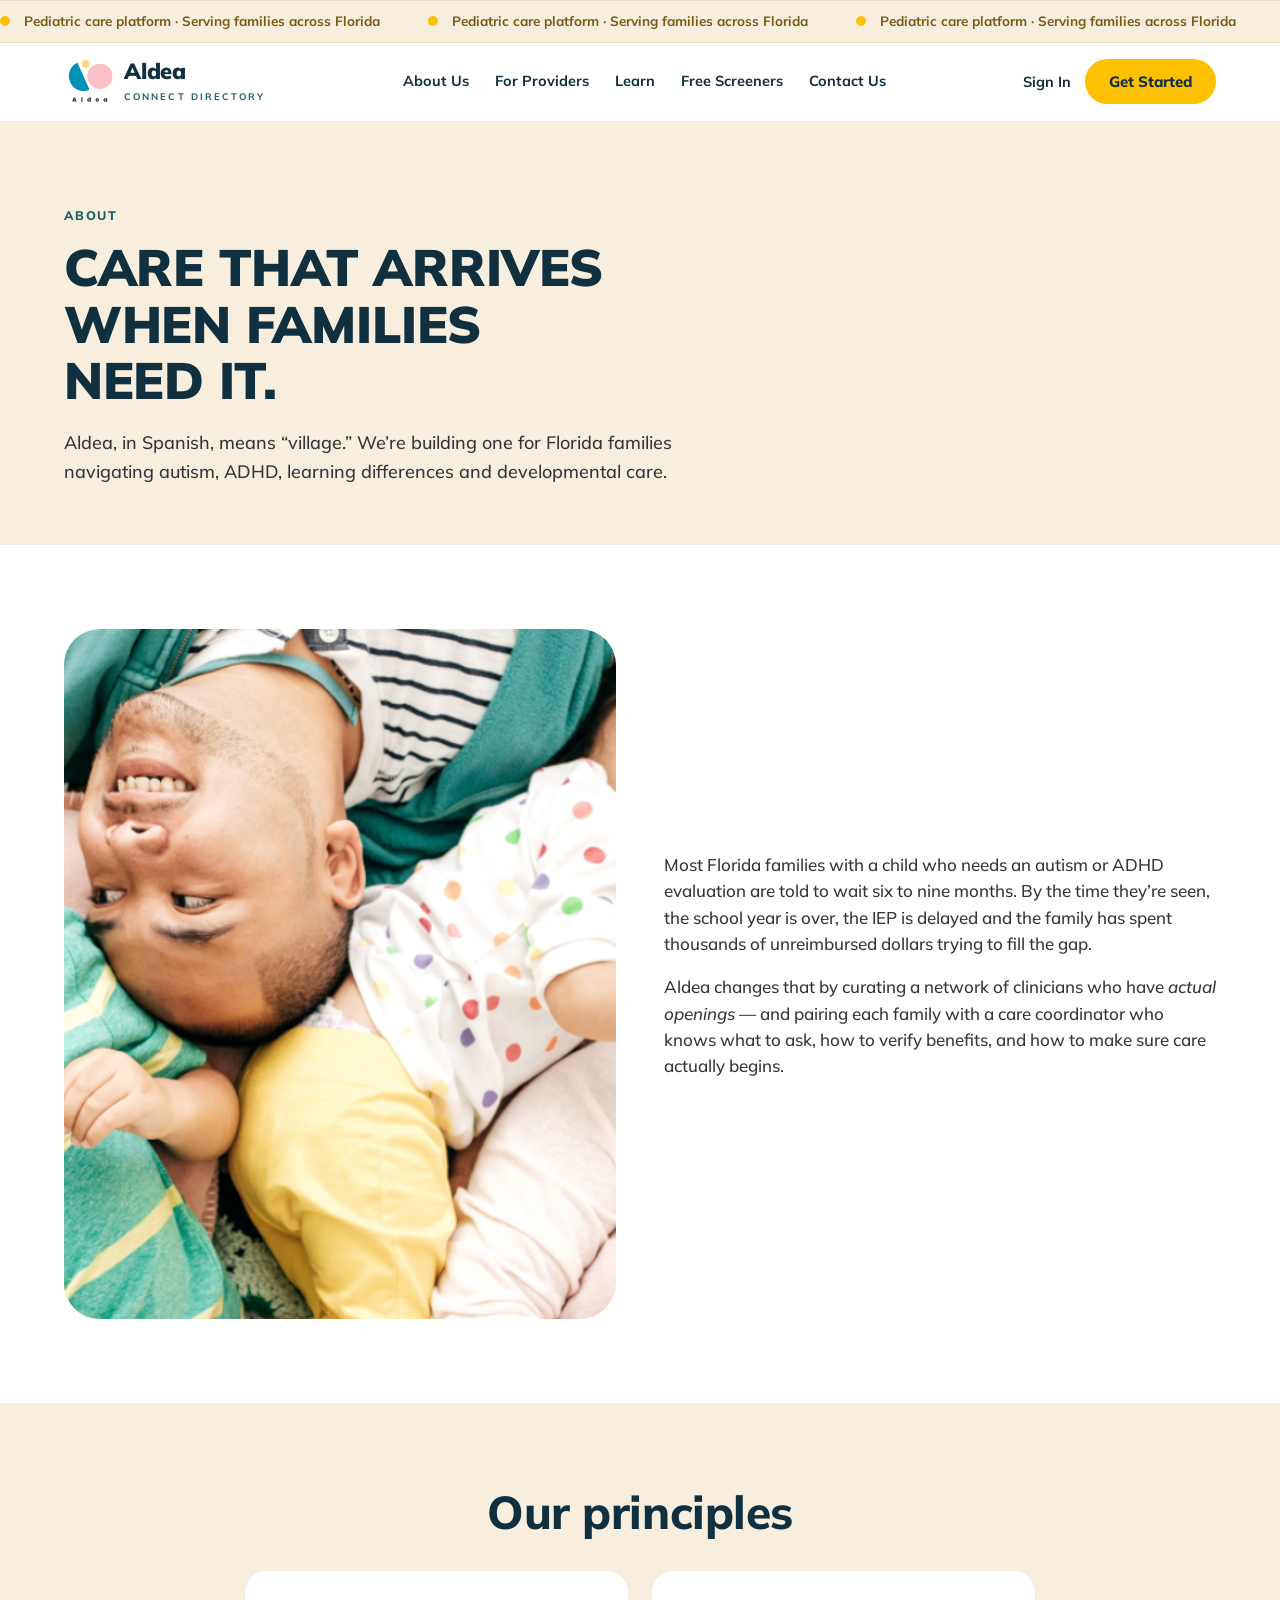
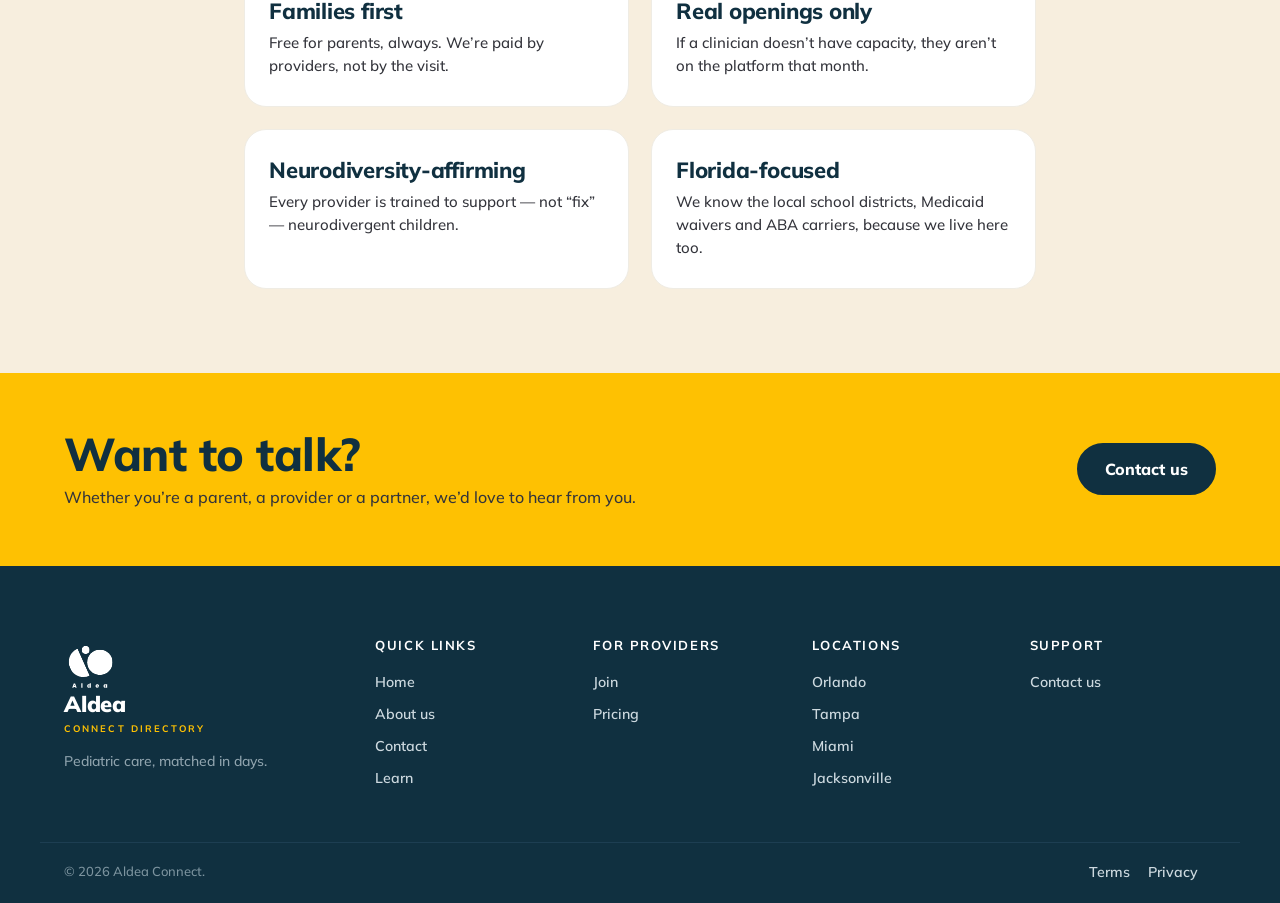
<file: about.html>
<!doctype html>
<html lang="en">
<head>
<meta charset="utf-8" />
<meta name="viewport" content="width=device-width,initial-scale=1" />
<title>About — Aldea</title>
<meta name="description" content="Aldea, in Spanish, means village. We're building one for Florida families navigating pediatric care." />
<link rel="preconnect" href="https://fonts.googleapis.com" />
<link rel="preconnect" href="https://fonts.gstatic.com" crossorigin />
<link href="https://fonts.googleapis.com/css2?family=Mulish:wght@500;600;700;800;900&display=swap" rel="stylesheet" />
<link rel="stylesheet" href="/assets/styles.css" />
<link rel="icon" href="/assets/img/logo/aldea-logo.svg" type="image/svg+xml" />
</head>
<body>
<a class="skip" href="#main">Skip to content</a>

<header>
  <div class="marquee"><div class="marquee-track">
    <span>Pediatric care platform · Serving families across Florida</span>
    <span>Pediatric care platform · Serving families across Florida</span>
    <span>Pediatric care platform · Serving families across Florida</span>
    <span>Pediatric care platform · Serving families across Florida</span>
    <span>Pediatric care platform · Serving families across Florida</span>
    <span>Pediatric care platform · Serving families across Florida</span>
  </div></div>
  <nav class="nav">
    <div class="container nav-row">
      <a class="brand" href="/"><img loading="lazy" decoding="async" class="brand-logo" src="/assets/img/logo/aldea-logo.svg" alt="" /><span><span class="brand-wordmark">Aldea</span><span class="brand-sub">Connect Directory</span></span></a>
      <div class="nav-links"><a href="/about.html" aria-current="page">About Us</a><a href="/for-providers.html">For Providers</a><a href="/learn.html">Learn</a><a href="/screeners.html">Free Screeners</a><a href="/contact.html">Contact Us</a></div>
      <div class="nav-cta"><a class="signin" href="/login.html">Sign In</a><a class="btn btn-yellow" href="/#match">Get Started</a></div>
      <button class="hamburger" id="hamburger" aria-label="Open menu"><span></span><span></span><span></span></button>
    </div>
    <div class="mobile-menu" id="mobile-menu" hidden><a href="/about.html">About Us</a><a href="/for-providers.html">For Providers</a><a href="/learn.html">Learn</a><a href="/screeners.html">Free Screeners</a><a href="/contact.html">Contact Us</a><a href="/login.html">Sign In</a></div>
  </nav>
</header>

<main id="main">

<section class="page-head">
  <div class="container"><span class="kicker">About</span><h1>Care that arrives when families need it.</h1><p class="lead">Aldea, in Spanish, means &ldquo;village.&rdquo; We&rsquo;re building one for Florida families navigating autism, ADHD, learning differences and developmental care.</p></div>
</section>

<section class="section">
  <div class="container about-row">
    <div class="about-photo"><img loading="lazy" decoding="async" src="/assets/img/super-child.png" alt="" /></div>
    <div>
      <p style="font-size:17px;color:var(--ink-2)">Most Florida families with a child who needs an autism or ADHD evaluation are told to wait six to nine months. By the time they&rsquo;re seen, the school year is over, the IEP is delayed and the family has spent thousands of unreimbursed dollars trying to fill the gap.</p>
      <p style="font-size:17px;color:var(--ink-2)">Aldea changes that by curating a network of clinicians who have <em>actual openings</em> — and pairing each family with a care coordinator who knows what to ask, how to verify benefits, and how to make sure care actually begins.</p>
    </div>
  </div>
</section>

<section class="section section-cream">
  <div class="container" style="max-width:840px">
    <h2 style="text-align:center;margin-bottom:32px">Our principles</h2>
    <div class="svc-grid" style="grid-template-columns:1fr 1fr">
      <div class="svc svc-1"><h3>Families first</h3><p>Free for parents, always. We&rsquo;re paid by providers, not by the visit.</p></div>
      <div class="svc svc-2"><h3>Real openings only</h3><p>If a clinician doesn&rsquo;t have capacity, they aren&rsquo;t on the platform that month.</p></div>
      <div class="svc svc-3"><h3>Neurodiversity-affirming</h3><p>Every provider is trained to support — not &ldquo;fix&rdquo; — neurodivergent children.</p></div>
      <div class="svc svc-1"><h3>Florida-focused</h3><p>We know the local school districts, Medicaid waivers and ABA carriers, because we live here too.</p></div>
    </div>
  </div>
</section>

<section class="cta-band">
  <div class="container cta-row">
    <div><h2>Want to talk?</h2><p>Whether you&rsquo;re a parent, a provider or a partner, we&rsquo;d love to hear from you.</p></div>
    <a class="btn btn-ink btn-lg" href="/contact.html">Contact us</a>
  </div>
</section>

</main>

<footer class="foot">
  <div class="container foot-grid">
    <div class="foot-brand"><a class="brand" href="/" style="color:#fff"><img loading="lazy" decoding="async" class="brand-logo" src="/assets/img/logo/aldea-logo.svg" alt="" style="filter:brightness(0) invert(1)" /><span><span class="brand-wordmark">Aldea</span><span class="brand-sub">Connect Directory</span></span></a><p class="foot-tag">Pediatric care, matched in days.</p></div>
    <div><h4>Quick links</h4><a href="/">Home</a><a href="/about.html">About us</a><a href="/contact.html">Contact</a><a href="/learn.html">Learn</a></div>
    <div><h4>For providers</h4><a href="/for-providers.html">Join</a><a href="/for-providers.html#pricing">Pricing</a></div>
    <div><h4>Locations</h4><a href="/providers.html?loc=orlando">Orlando</a><a href="/providers.html?loc=tampa">Tampa</a><a href="/providers.html?loc=miami">Miami</a><a href="/providers.html?loc=jacksonville">Jacksonville</a></div>
    <div><h4>Support</h4><a href="/contact.html">Contact us</a></div>
  </div>
  <div class="container foot-base"><span>© <span id="yr">2026</span> Aldea Connect.</span><span class="foot-legal"><a href="/terms.html">Terms</a><a href="/privacy.html">Privacy</a></span></div>
</footer>
<script src="/assets/app.js" defer></script>
</body></html>
</file>
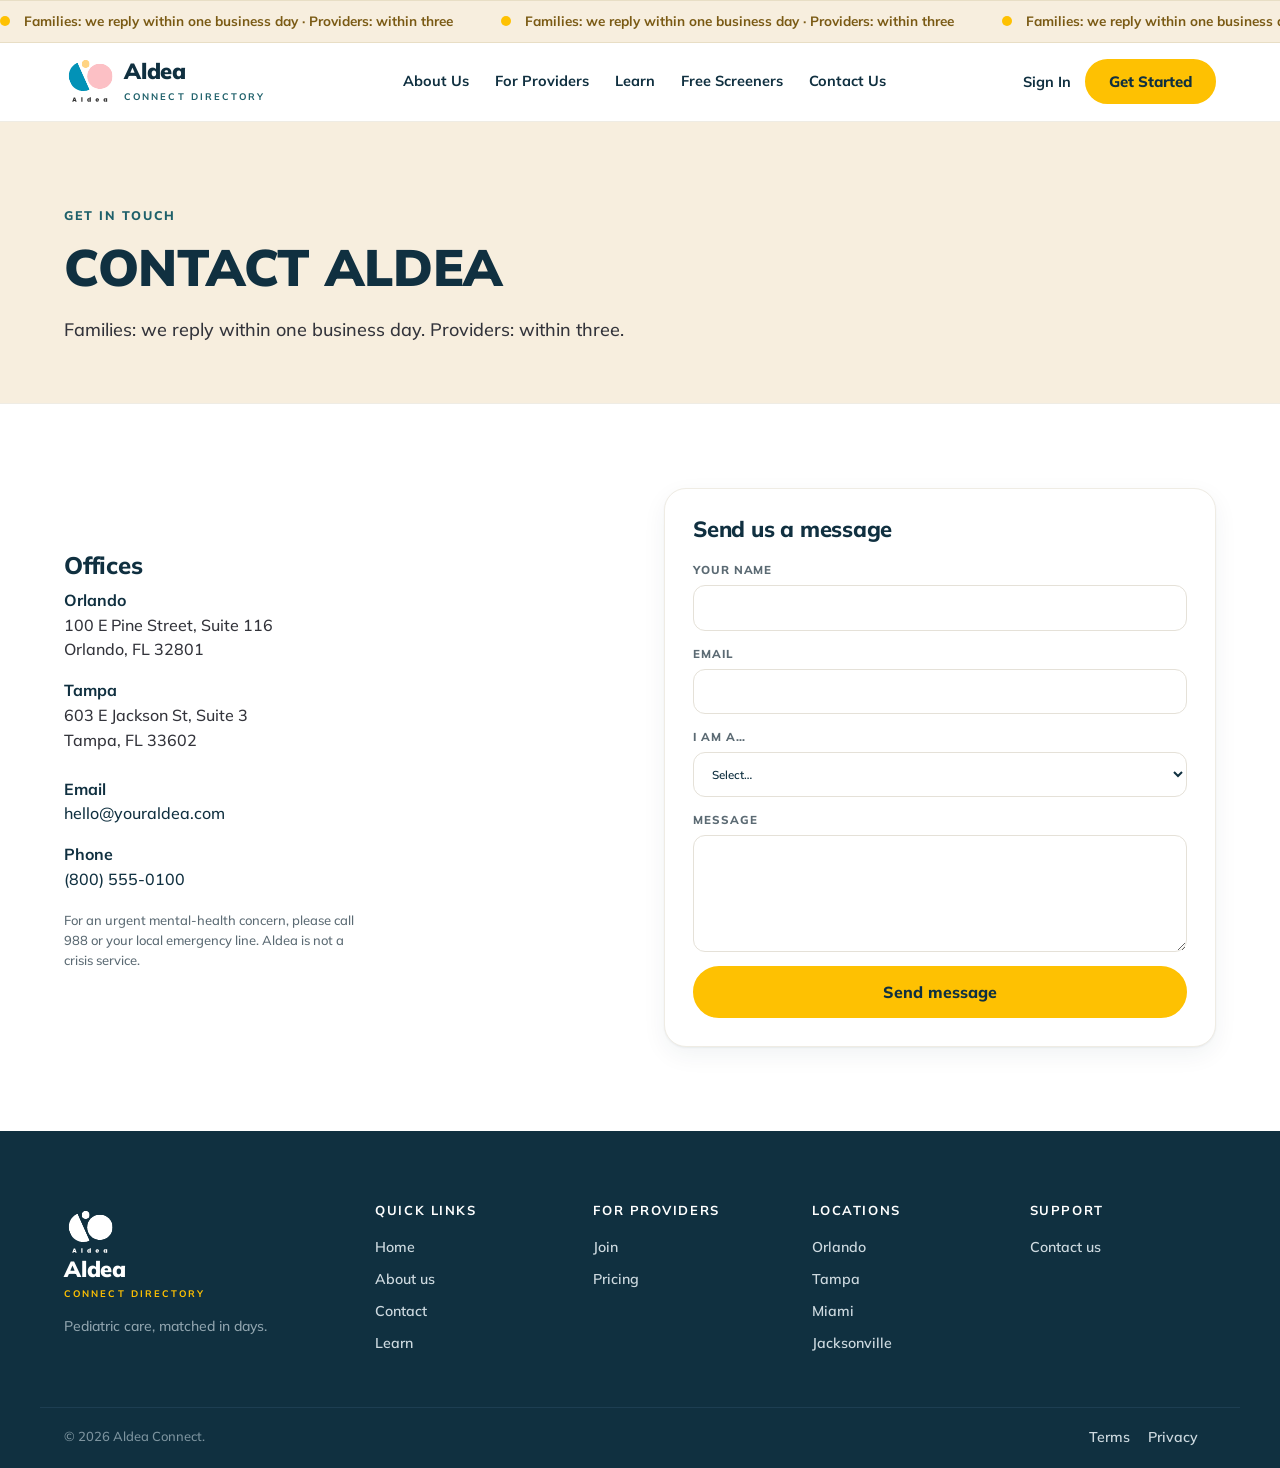
<file: contact.html>
<!doctype html>
<html lang="en">
<head>
<meta charset="utf-8" />
<meta name="viewport" content="width=device-width,initial-scale=1" />
<title>Contact — Aldea</title>
<meta name="description" content="Reach Aldea. We respond to families within one business day." />
<link rel="preconnect" href="https://fonts.googleapis.com" />
<link rel="preconnect" href="https://fonts.gstatic.com" crossorigin />
<link href="https://fonts.googleapis.com/css2?family=Mulish:wght@500;600;700;800;900&display=swap" rel="stylesheet" />
<link rel="stylesheet" href="/assets/styles.css" />
<link rel="icon" href="/assets/img/logo/aldea-logo.svg" type="image/svg+xml" />
</head>
<body>
<a class="skip" href="#main">Skip to content</a>

<header>
  <div class="marquee"><div class="marquee-track">
    <span>Families: we reply within one business day · Providers: within three</span>
    <span>Families: we reply within one business day · Providers: within three</span>
    <span>Families: we reply within one business day · Providers: within three</span>
    <span>Families: we reply within one business day · Providers: within three</span>
    <span>Families: we reply within one business day · Providers: within three</span>
    <span>Families: we reply within one business day · Providers: within three</span>
  </div></div>
  <nav class="nav">
    <div class="container nav-row">
      <a class="brand" href="/"><img loading="lazy" decoding="async" class="brand-logo" src="/assets/img/logo/aldea-logo.svg" alt="" /><span><span class="brand-wordmark">Aldea</span><span class="brand-sub">Connect Directory</span></span></a>
      <div class="nav-links"><a href="/about.html">About Us</a><a href="/for-providers.html">For Providers</a><a href="/learn.html">Learn</a><a href="/screeners.html">Free Screeners</a><a href="/contact.html" aria-current="page">Contact Us</a></div>
      <div class="nav-cta"><a class="signin" href="/login.html">Sign In</a><a class="btn btn-yellow" href="/#match">Get Started</a></div>
      <button class="hamburger" id="hamburger" aria-label="Open menu"><span></span><span></span><span></span></button>
    </div>
    <div class="mobile-menu" id="mobile-menu" hidden><a href="/about.html">About Us</a><a href="/for-providers.html">For Providers</a><a href="/learn.html">Learn</a><a href="/screeners.html">Free Screeners</a><a href="/contact.html">Contact Us</a><a href="/login.html">Sign In</a></div>
  </nav>
</header>

<main id="main">
<section class="page-head"><div class="container"><span class="kicker">Get in touch</span><h1>Contact Aldea</h1><p class="lead">Families: we reply within one business day. Providers: within three.</p></div></section>

<section class="section">
  <div class="container match-grid">
    <div>
      <h2 style="font-size:24px">Offices</h2>
      <p><strong style="color:var(--ink)">Orlando</strong><br/>100 E Pine Street, Suite 116<br/>Orlando, FL 32801</p>
      <p><strong style="color:var(--ink)">Tampa</strong><br/>603 E Jackson St, Suite 3<br/>Tampa, FL 33602</p>
      <p style="margin-top:24px"><strong style="color:var(--ink)">Email</strong><br/><a href="mailto:hello@youraldea.com">hello@youraldea.com</a></p>
      <p><strong style="color:var(--ink)">Phone</strong><br/><a href="tel:+18005550100">(800) 555-0100</a></p>
      <p style="color:var(--ink-3);font-size:13px;margin-top:18px;max-width:38ch">For an urgent mental-health concern, please call 988 or your local emergency line. Aldea is not a crisis service.</p>
    </div>
    <form class="card form" id="intake-form" novalidate>
      <h3 style="margin:0 0 6px">Send us a message</h3>
      <label>Your name<input name="name" required autocomplete="name" /></label>
      <label>Email<input type="email" name="email" required autocomplete="email" /></label>
      <label>I am a…<select name="who" required><option value="">Select…</option><option>Parent or caregiver</option><option>Provider / clinician</option><option>Press / partnership</option><option>Other</option></select></label>
      <label>Message<textarea name="message" rows="5" required></textarea></label>
      <button class="btn btn-yellow btn-lg" type="submit">Send message</button>
      <div class="form-success" hidden role="status"><strong>Thanks — message received.</strong> We&rsquo;ll reply soon.</div>
    </form>
  </div>
</section>
</main>

<footer class="foot">
  <div class="container foot-grid">
    <div class="foot-brand"><a class="brand" href="/" style="color:#fff"><img loading="lazy" decoding="async" class="brand-logo" src="/assets/img/logo/aldea-logo.svg" alt="" style="filter:brightness(0) invert(1)" /><span><span class="brand-wordmark">Aldea</span><span class="brand-sub">Connect Directory</span></span></a><p class="foot-tag">Pediatric care, matched in days.</p></div>
    <div><h4>Quick links</h4><a href="/">Home</a><a href="/about.html">About us</a><a href="/contact.html">Contact</a><a href="/learn.html">Learn</a></div>
    <div><h4>For providers</h4><a href="/for-providers.html">Join</a><a href="/for-providers.html#pricing">Pricing</a></div>
    <div><h4>Locations</h4><a href="/providers.html?loc=orlando">Orlando</a><a href="/providers.html?loc=tampa">Tampa</a><a href="/providers.html?loc=miami">Miami</a><a href="/providers.html?loc=jacksonville">Jacksonville</a></div>
    <div><h4>Support</h4><a href="/contact.html">Contact us</a></div>
  </div>
  <div class="container foot-base"><span>© <span id="yr">2026</span> Aldea Connect.</span><span class="foot-legal"><a href="/terms.html">Terms</a><a href="/privacy.html">Privacy</a></span></div>
</footer>
<script src="/assets/app.js" defer></script>
</body></html>
</file>
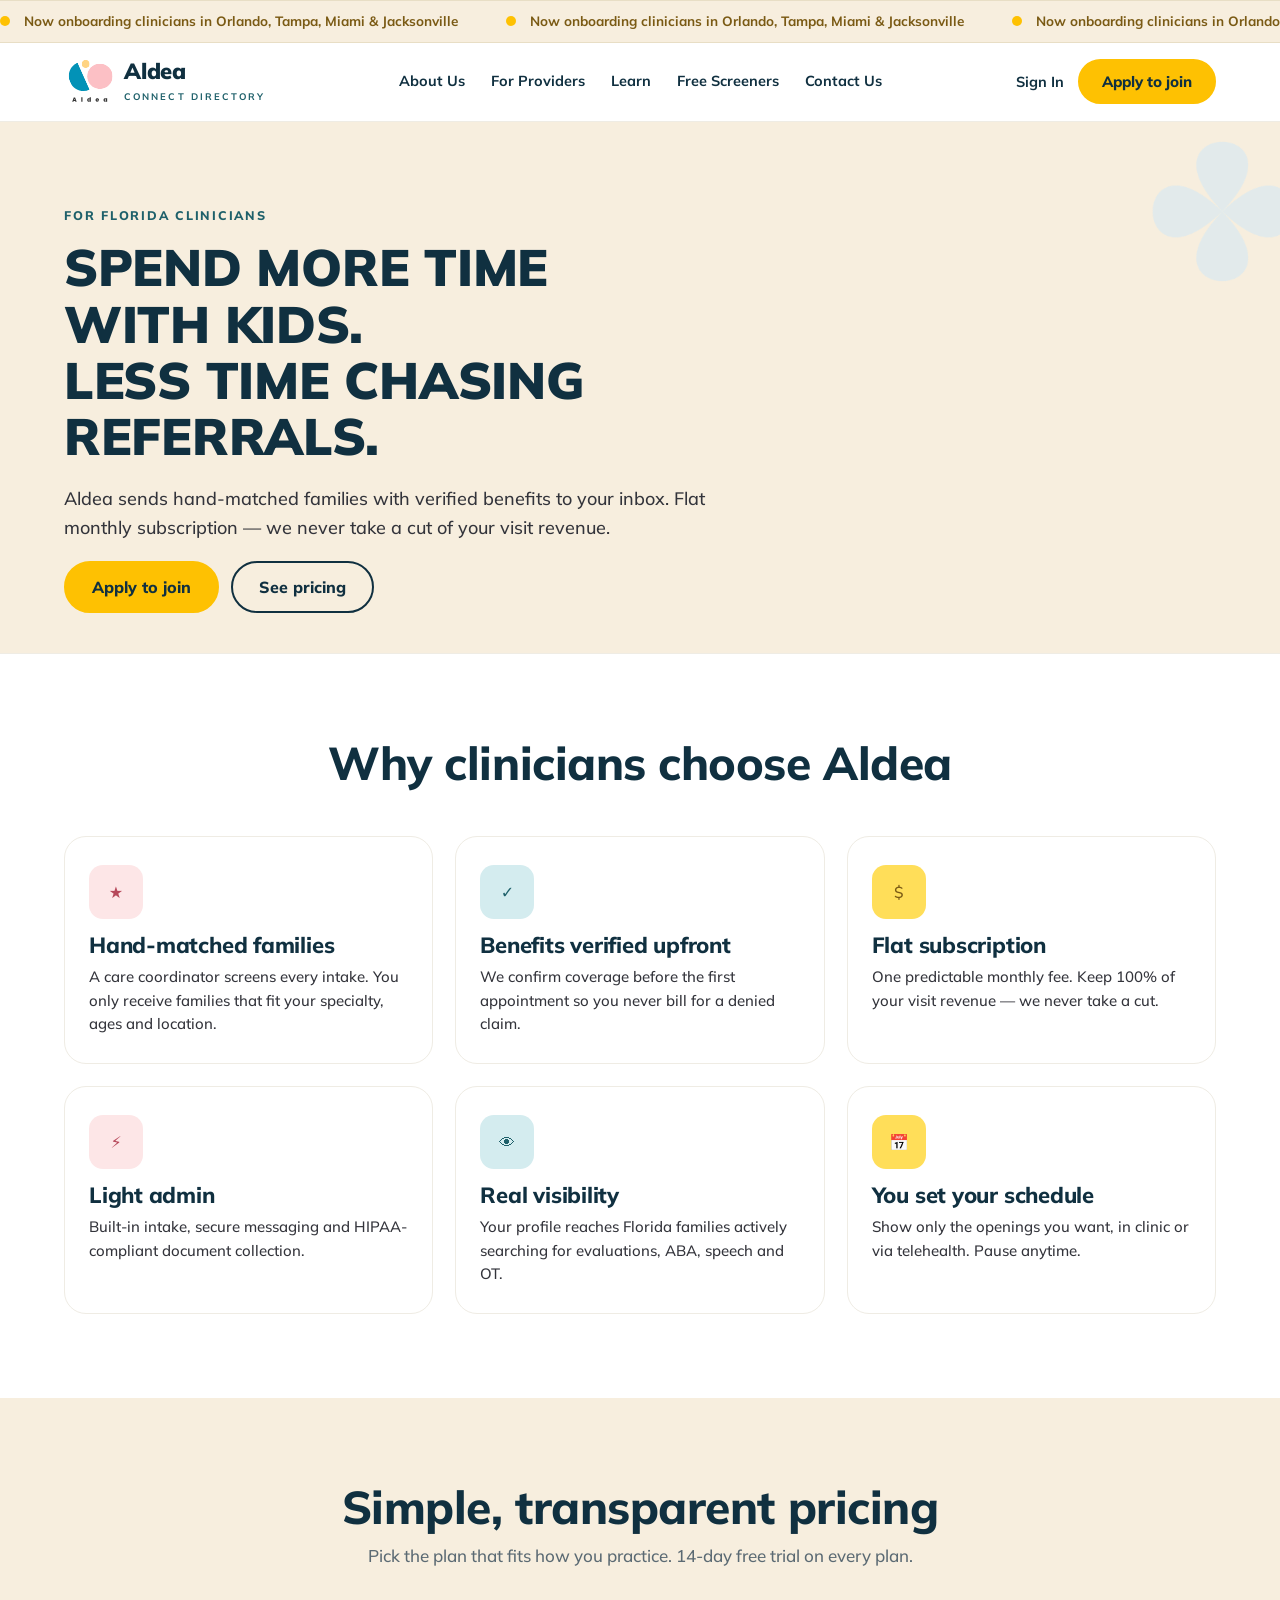
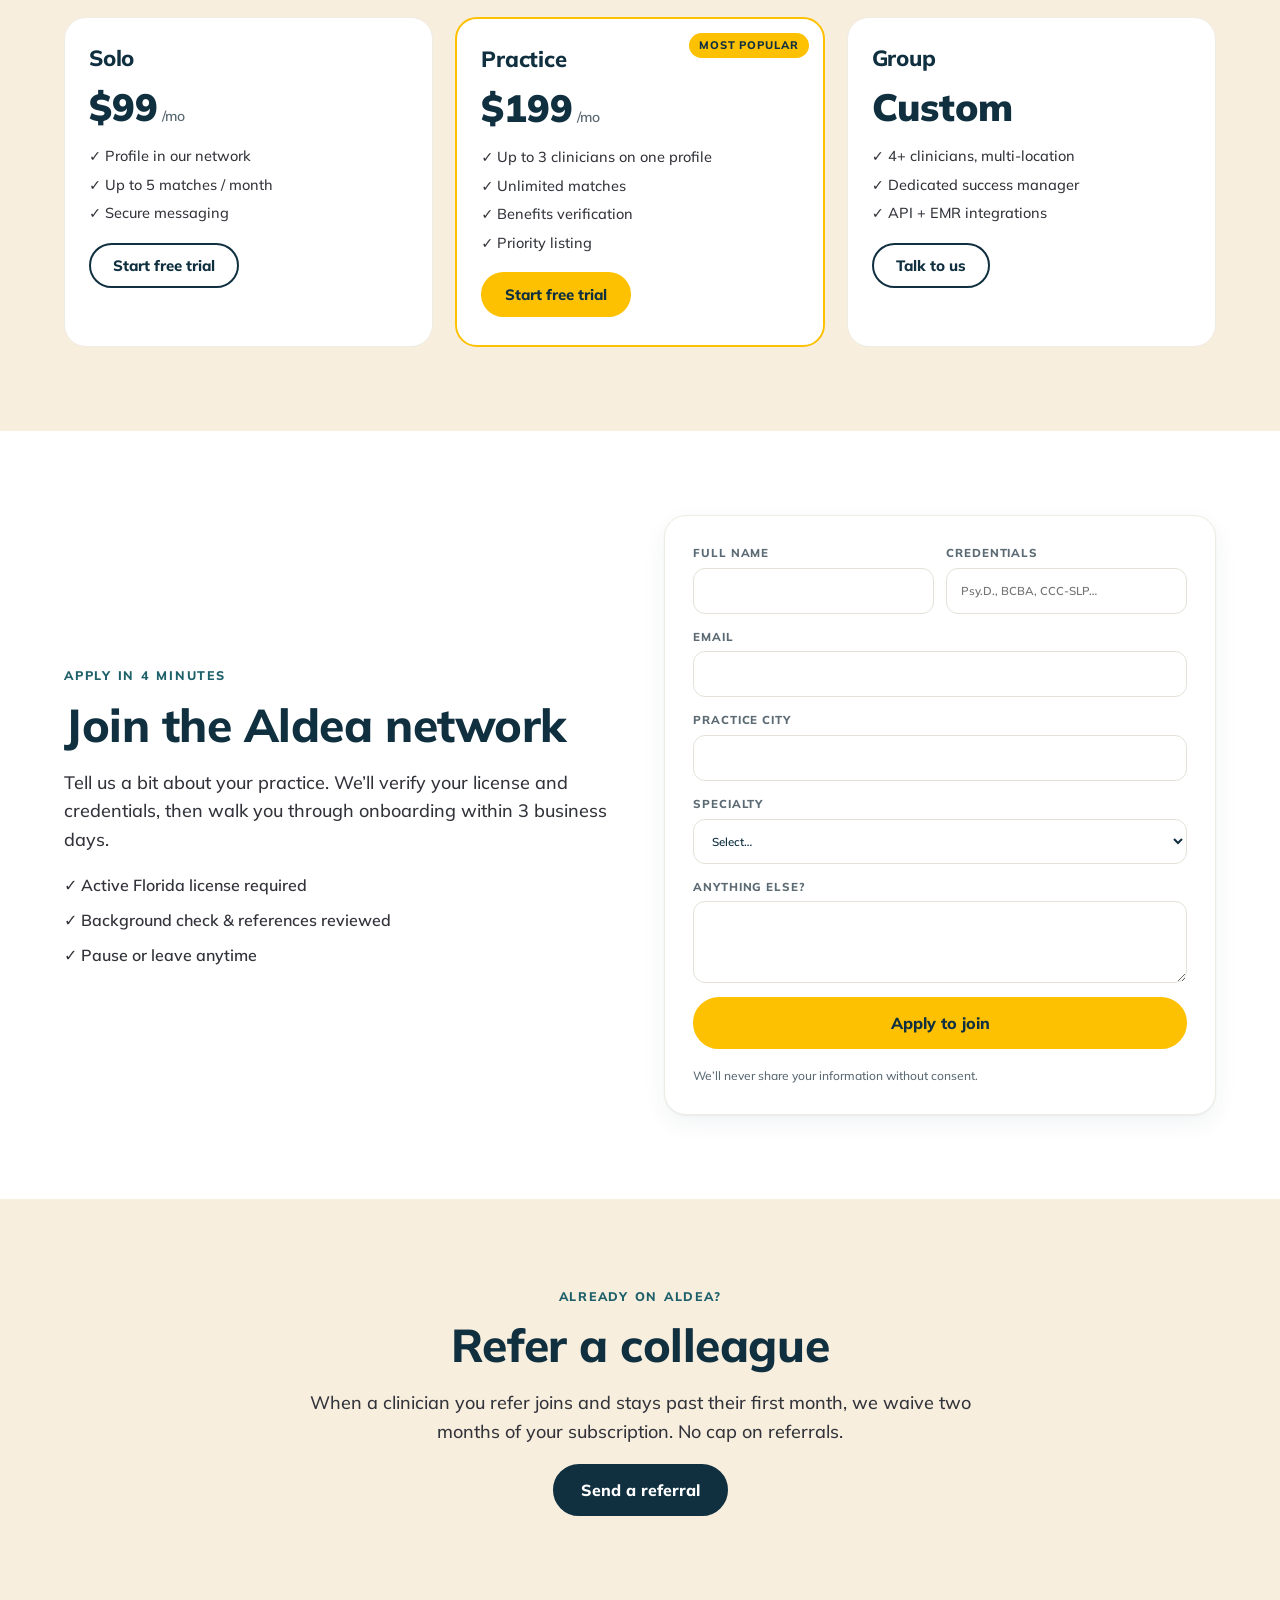
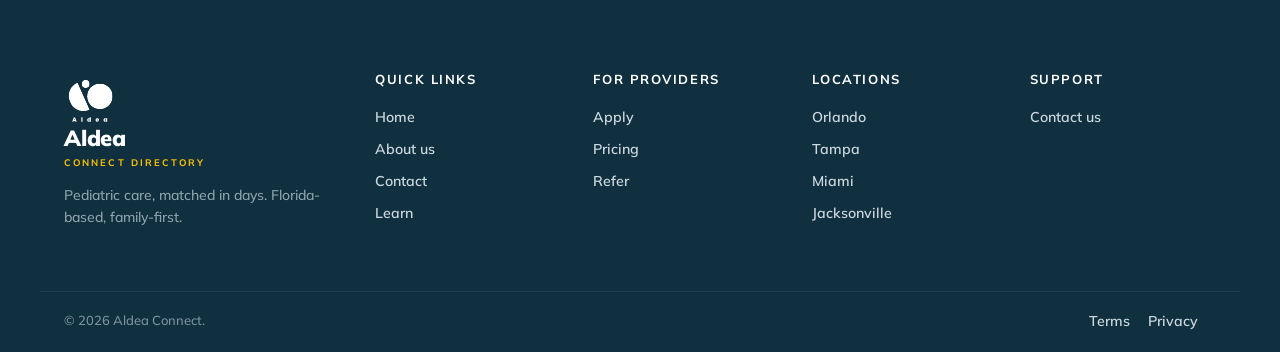
<file: for-providers.html>
<!doctype html>
<html lang="en">
<head>
<meta charset="utf-8" />
<meta name="viewport" content="width=device-width,initial-scale=1" />
<title>For providers — Aldea</title>
<meta name="description" content="Join Florida's fastest-growing pediatric network. Flat monthly subscription, no per-visit fees." />
<link rel="preconnect" href="https://fonts.googleapis.com" />
<link rel="preconnect" href="https://fonts.gstatic.com" crossorigin />
<link href="https://fonts.googleapis.com/css2?family=Mulish:wght@500;600;700;800;900&display=swap" rel="stylesheet" />
<link rel="stylesheet" href="/assets/styles.css" />
<link rel="icon" href="/assets/img/logo/aldea-logo.svg" type="image/svg+xml" />
</head>
<body>
<a class="skip" href="#main">Skip to content</a>

<header>
  <div class="marquee"><div class="marquee-track">
    <span>Now onboarding clinicians in Orlando, Tampa, Miami &amp; Jacksonville</span>
    <span>Now onboarding clinicians in Orlando, Tampa, Miami &amp; Jacksonville</span>
    <span>Now onboarding clinicians in Orlando, Tampa, Miami &amp; Jacksonville</span>
    <span>Now onboarding clinicians in Orlando, Tampa, Miami &amp; Jacksonville</span>
    <span>Now onboarding clinicians in Orlando, Tampa, Miami &amp; Jacksonville</span>
    <span>Now onboarding clinicians in Orlando, Tampa, Miami &amp; Jacksonville</span>
  </div></div>
  <nav class="nav">
    <div class="container nav-row">
      <a class="brand" href="/"><img loading="lazy" decoding="async" class="brand-logo" src="/assets/img/logo/aldea-logo.svg" alt="" /><span><span class="brand-wordmark">Aldea</span><span class="brand-sub">Connect Directory</span></span></a>
      <div class="nav-links">
        <a href="/about.html">About Us</a>
        <a href="/for-providers.html" aria-current="page">For Providers</a>
        <a href="/learn.html">Learn</a>
        <a href="/screeners.html">Free Screeners</a>
        <a href="/contact.html">Contact Us</a>
      </div>
      <div class="nav-cta"><a class="signin" href="/login.html">Sign In</a><a class="btn btn-yellow" href="#apply">Apply to join</a></div>
      <button class="hamburger" id="hamburger" aria-label="Open menu"><span></span><span></span><span></span></button>
    </div>
    <div class="mobile-menu" id="mobile-menu" hidden>
      <a href="/about.html">About Us</a><a href="/for-providers.html">For Providers</a><a href="/learn.html">Learn</a><a href="/screeners.html">Free Screeners</a><a href="/contact.html">Contact Us</a><a href="/login.html">Sign In</a>
    </div>
  </nav>
</header>

<main id="main">

<section class="page-head">
  <div class="container">
    <img loading="lazy" decoding="async" class="deco" src="/assets/img/website-geometric-shape.png" alt="" />
    <span class="kicker">For Florida clinicians</span>
    <h1>Spend more time with kids.<br/>Less time chasing referrals.</h1>
    <p class="lead">Aldea sends hand-matched families with verified benefits to your inbox. Flat monthly subscription — we never take a cut of your visit revenue.</p>
    <div style="display:flex;gap:12px;margin-top:18px;flex-wrap:wrap">
      <a class="btn btn-yellow btn-lg" href="#apply">Apply to join</a>
      <a class="btn btn-outline btn-lg" href="#pricing">See pricing</a>
    </div>
  </div>
</section>

<section class="section">
  <div class="container">
    <div class="section-head"><h2>Why clinicians choose Aldea</h2></div>
    <div class="svc-grid">
      <article class="svc svc-1"><div class="svc-icon">★</div><h3>Hand-matched families</h3><p>A care coordinator screens every intake. You only receive families that fit your specialty, ages and location.</p></article>
      <article class="svc svc-2"><div class="svc-icon">✓</div><h3>Benefits verified upfront</h3><p>We confirm coverage before the first appointment so you never bill for a denied claim.</p></article>
      <article class="svc svc-3"><div class="svc-icon">$</div><h3>Flat subscription</h3><p>One predictable monthly fee. Keep 100% of your visit revenue — we never take a cut.</p></article>
      <article class="svc svc-1"><div class="svc-icon">⚡</div><h3>Light admin</h3><p>Built-in intake, secure messaging and HIPAA-compliant document collection.</p></article>
      <article class="svc svc-2"><div class="svc-icon">👁</div><h3>Real visibility</h3><p>Your profile reaches Florida families actively searching for evaluations, ABA, speech and OT.</p></article>
      <article class="svc svc-3"><div class="svc-icon">📅</div><h3>You set your schedule</h3><p>Show only the openings you want, in clinic or via telehealth. Pause anytime.</p></article>
    </div>
  </div>
</section>

<section class="section section-cream" id="pricing">
  <div class="container">
    <div class="section-head"><h2>Simple, transparent pricing</h2><p>Pick the plan that fits how you practice. 14-day free trial on every plan.</p></div>
    <div class="svc-grid">
      <div class="svc"><h3>Solo</h3><p style="font-family:var(--font-display);font-size:38px;color:var(--ink);font-weight:900;margin:6px 0">$99<span style="font-size:14px;color:var(--ink-3);font-weight:600"> /mo</span></p><ul style="list-style:none;padding:0;margin:8px 0 18px;display:grid;gap:6px;font-size:14.5px;color:var(--ink-2)"><li>✓ Profile in our network</li><li>✓ Up to 5 matches / month</li><li>✓ Secure messaging</li></ul><a class="btn btn-outline" href="#apply" style="margin-top:auto">Start free trial</a></div>
      <div class="svc" style="border:2px solid var(--yellow);position:relative"><span style="position:absolute;top:14px;right:14px;background:var(--yellow);color:var(--ink);padding:4px 10px;border-radius:var(--pill);font-size:11px;font-weight:800;letter-spacing:.08em">MOST POPULAR</span><h3>Practice</h3><p style="font-family:var(--font-display);font-size:38px;color:var(--ink);font-weight:900;margin:6px 0">$199<span style="font-size:14px;color:var(--ink-3);font-weight:600"> /mo</span></p><ul style="list-style:none;padding:0;margin:8px 0 18px;display:grid;gap:6px;font-size:14.5px;color:var(--ink-2)"><li>✓ Up to 3 clinicians on one profile</li><li>✓ Unlimited matches</li><li>✓ Benefits verification</li><li>✓ Priority listing</li></ul><a class="btn btn-yellow" href="#apply">Start free trial</a></div>
      <div class="svc"><h3>Group</h3><p style="font-family:var(--font-display);font-size:38px;color:var(--ink);font-weight:900;margin:6px 0">Custom</p><ul style="list-style:none;padding:0;margin:8px 0 18px;display:grid;gap:6px;font-size:14.5px;color:var(--ink-2)"><li>✓ 4+ clinicians, multi-location</li><li>✓ Dedicated success manager</li><li>✓ API + EMR integrations</li></ul><a class="btn btn-outline" href="/contact.html">Talk to us</a></div>
    </div>
  </div>
</section>

<section class="section" id="apply">
  <div class="container match-grid">
    <div>
      <span class="kicker">Apply in 4 minutes</span>
      <h2>Join the Aldea network</h2>
      <p class="lead">Tell us a bit about your practice. We&rsquo;ll verify your license and credentials, then walk you through onboarding within 3 business days.</p>
      <ul style="list-style:none;padding:0;margin:18px 0 0;display:grid;gap:10px;color:var(--ink-2);font-weight:600">
        <li>✓ Active Florida license required</li>
        <li>✓ Background check &amp; references reviewed</li>
        <li>✓ Pause or leave anytime</li>
      </ul>
    </div>
    <form class="card form" id="intake-form" novalidate>
      <div class="row">
        <label>Full name<input name="name" required autocomplete="name" /></label>
        <label>Credentials<input name="creds" placeholder="Psy.D., BCBA, CCC-SLP…" required /></label>
      </div>
      <label>Email<input type="email" name="email" required autocomplete="email" /></label>
      <label>Practice city<input name="city" required /></label>
      <label>Specialty
        <select name="specialty" required>
          <option value="">Select…</option><option>Autism / ADHD evaluations</option><option>ABA therapy</option><option>Speech therapy</option><option>Occupational therapy</option><option>Learning / tutoring</option><option>Parent coaching</option>
        </select>
      </label>
      <label>Anything else?<textarea name="notes" rows="3"></textarea></label>
      <button class="btn btn-yellow btn-lg" type="submit">Apply to join</button>
      <p class="fineprint">We&rsquo;ll never share your information without consent.</p>
      <div class="form-success" hidden role="status"><strong>Thanks — application received.</strong> Our credentialing team will reach out within 3 business days.</div>
    </form>
  </div>
</section>

<section class="section section-cream" id="refer">
  <div class="container" style="max-width:760px;text-align:center">
    <span class="kicker">Already on Aldea?</span>
    <h2>Refer a colleague</h2>
    <p class="lead">When a clinician you refer joins and stays past their first month, we waive two months of your subscription. No cap on referrals.</p>
    <a class="btn btn-ink btn-lg" href="/contact.html">Send a referral</a>
  </div>
</section>

</main>

<footer class="foot">
  <div class="container foot-grid">
    <div class="foot-brand">
      <a class="brand" href="/" style="color:#fff"><img loading="lazy" decoding="async" class="brand-logo" src="/assets/img/logo/aldea-logo.svg" alt="" style="filter:brightness(0) invert(1)" /><span><span class="brand-wordmark">Aldea</span><span class="brand-sub">Connect Directory</span></span></a>
      <p class="foot-tag">Pediatric care, matched in days. Florida-based, family-first.</p>
    </div>
    <div><h4>Quick links</h4><a href="/">Home</a><a href="/about.html">About us</a><a href="/contact.html">Contact</a><a href="/learn.html">Learn</a></div>
    <div><h4>For providers</h4><a href="#apply">Apply</a><a href="#pricing">Pricing</a><a href="#refer">Refer</a></div>
    <div><h4>Locations</h4><a href="/providers.html?loc=orlando">Orlando</a><a href="/providers.html?loc=tampa">Tampa</a><a href="/providers.html?loc=miami">Miami</a><a href="/providers.html?loc=jacksonville">Jacksonville</a></div>
    <div><h4>Support</h4><a href="/contact.html">Contact us</a></div>
  </div>
  <div class="container foot-base">
    <span>© <span id="yr">2026</span> Aldea Connect.</span>
    <span class="foot-legal"><a href="/terms.html">Terms</a><a href="/privacy.html">Privacy</a></span>
  </div>
</footer>
<script src="/assets/app.js" defer></script>
</body></html>
</file>
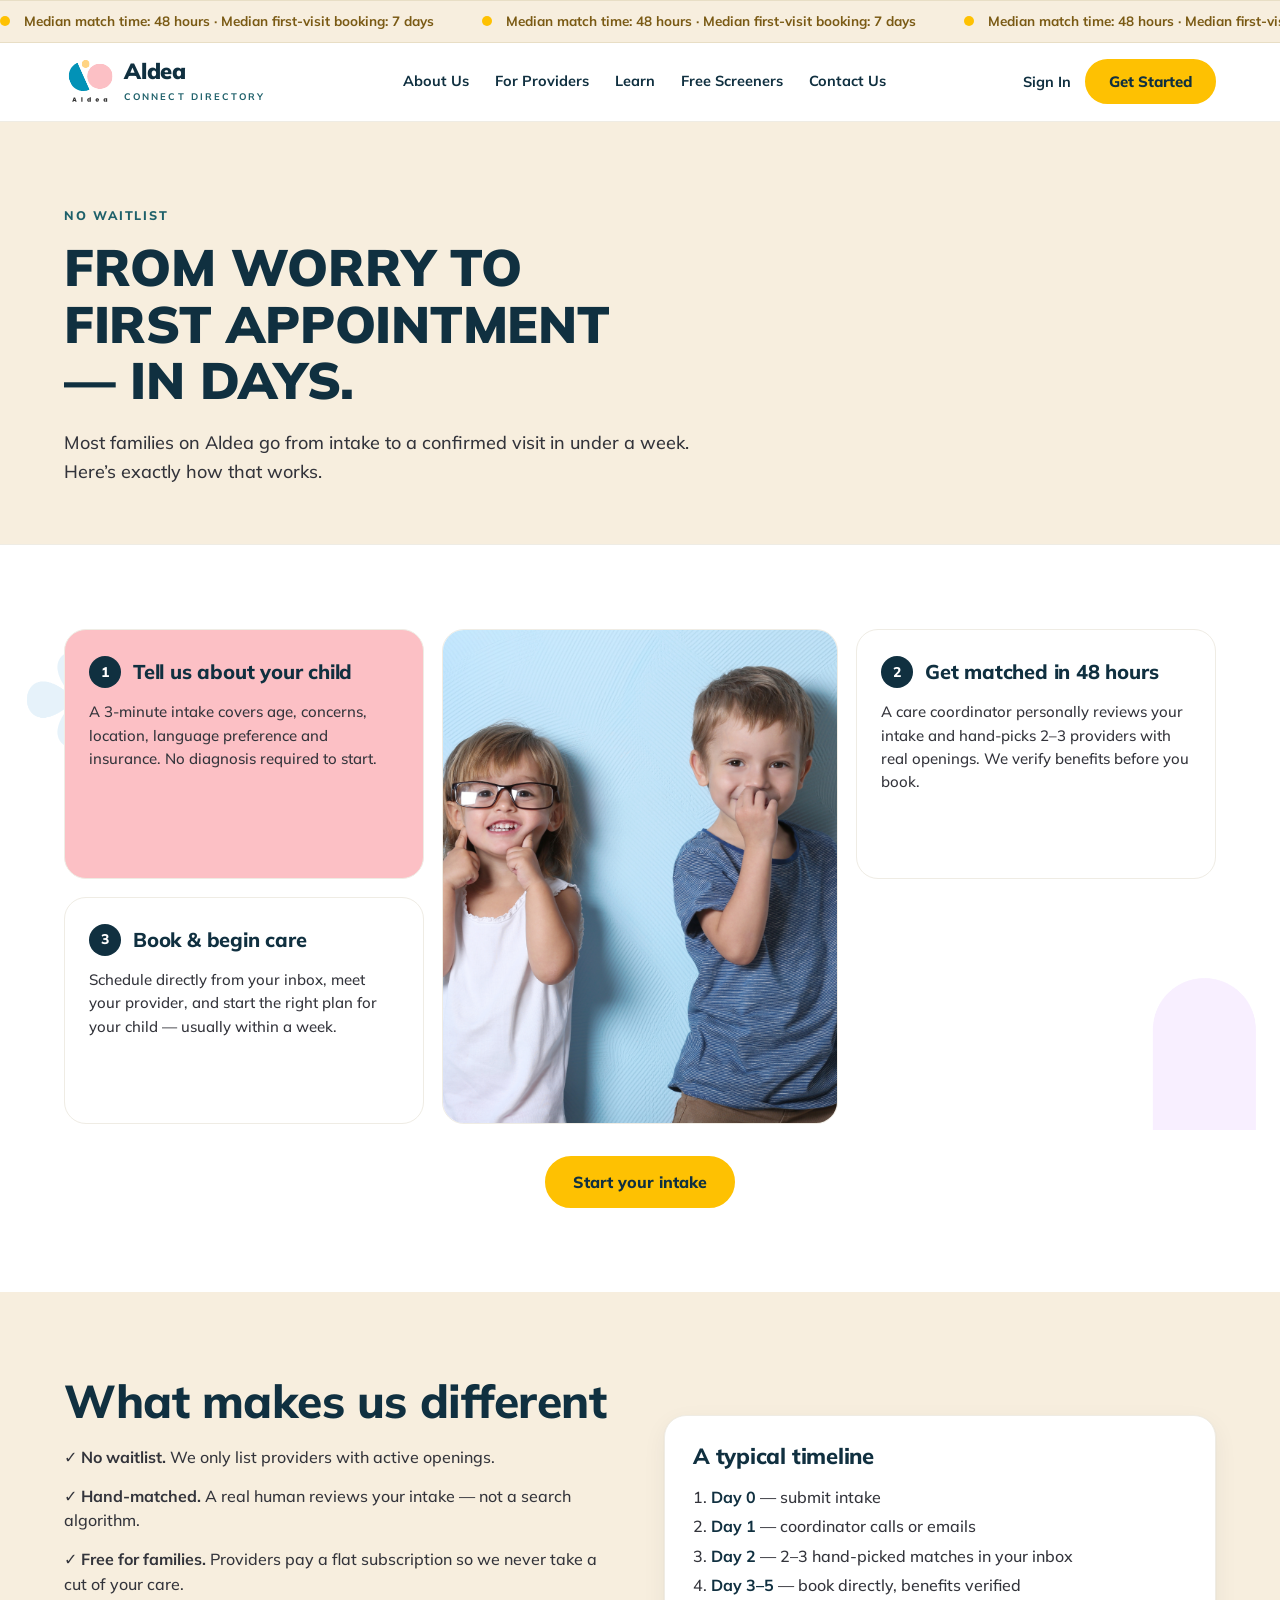
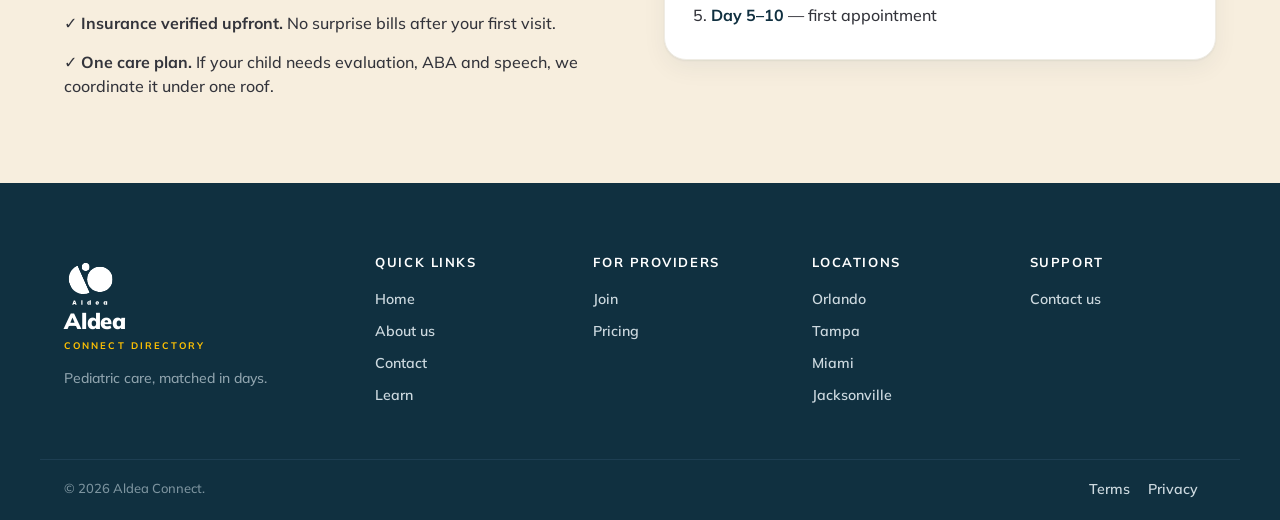
<file: how-it-works.html>
<!doctype html>
<html lang="en">
<head>
<meta charset="utf-8" />
<meta name="viewport" content="width=device-width,initial-scale=1" />
<title>How it works — Aldea</title>
<meta name="description" content="From a 3-minute intake to a confirmed appointment in days." />
<link rel="preconnect" href="https://fonts.googleapis.com" />
<link rel="preconnect" href="https://fonts.gstatic.com" crossorigin />
<link href="https://fonts.googleapis.com/css2?family=Mulish:wght@500;600;700;800;900&display=swap" rel="stylesheet" />
<link rel="stylesheet" href="/assets/styles.css" />
<link rel="icon" href="/assets/img/logo/aldea-logo.svg" type="image/svg+xml" />
</head>
<body>
<a class="skip" href="#main">Skip to content</a>

<header>
  <div class="marquee"><div class="marquee-track">
    <span>Median match time: 48 hours · Median first-visit booking: 7 days</span>
    <span>Median match time: 48 hours · Median first-visit booking: 7 days</span>
    <span>Median match time: 48 hours · Median first-visit booking: 7 days</span>
    <span>Median match time: 48 hours · Median first-visit booking: 7 days</span>
    <span>Median match time: 48 hours · Median first-visit booking: 7 days</span>
    <span>Median match time: 48 hours · Median first-visit booking: 7 days</span>
  </div></div>
  <nav class="nav">
    <div class="container nav-row">
      <a class="brand" href="/"><img loading="lazy" decoding="async" class="brand-logo" src="/assets/img/logo/aldea-logo.svg" alt="" /><span><span class="brand-wordmark">Aldea</span><span class="brand-sub">Connect Directory</span></span></a>
      <div class="nav-links"><a href="/about.html">About Us</a><a href="/for-providers.html">For Providers</a><a href="/learn.html">Learn</a><a href="/screeners.html">Free Screeners</a><a href="/contact.html">Contact Us</a></div>
      <div class="nav-cta"><a class="signin" href="/login.html">Sign In</a><a class="btn btn-yellow" href="/#match">Get Started</a></div>
      <button class="hamburger" id="hamburger" aria-label="Open menu"><span></span><span></span><span></span></button>
    </div>
    <div class="mobile-menu" id="mobile-menu" hidden><a href="/about.html">About Us</a><a href="/for-providers.html">For Providers</a><a href="/learn.html">Learn</a><a href="/screeners.html">Free Screeners</a><a href="/contact.html">Contact Us</a><a href="/login.html">Sign In</a></div>
  </nav>
</header>

<main id="main">
<section class="page-head">
  <div class="container">
    <span class="kicker">No waitlist</span>
    <h1>From worry to first appointment — in days.</h1>
    <p class="lead">Most families on Aldea go from intake to a confirmed visit in under a week. Here&rsquo;s exactly how that works.</p>
  </div>
</section>

<section class="section">
  <div class="container">
    <div class="steps-board">
      <img loading="lazy" decoding="async" class="deco deco-1" src="/assets/img/website-geometric-shape.png" alt="" />
      <img loading="lazy" decoding="async" class="deco deco-2" src="/assets/img/website-geometric-shape2.png" alt="" />
      <div class="step-card step-pink"><h3><span class="step-num">1</span> Tell us about your child</h3><p>A 3-minute intake covers age, concerns, location, language preference and insurance. No diagnosis required to start.</p></div>
      <div class="step-card step-photo"><img loading="lazy" decoding="async" src="/assets/img/twobabies.png" alt="" /></div>
      <div class="step-card"><h3><span class="step-num">2</span> Get matched in 48 hours</h3><p>A care coordinator personally reviews your intake and hand-picks 2–3 providers with real openings. We verify benefits before you book.</p></div>
      <div class="step-card"><h3><span class="step-num">3</span> Book &amp; begin care</h3><p>Schedule directly from your inbox, meet your provider, and start the right plan for your child — usually within a week.</p></div>
    </div>
    <div class="steps-cta"><a class="btn btn-yellow btn-lg" href="/#match">Start your intake</a></div>
  </div>
</section>

<section class="section section-cream">
  <div class="container about-row">
    <div>
      <h2>What makes us different</h2>
      <ul style="list-style:none;padding:0;margin:0;display:grid;gap:14px;color:var(--ink-2);font-size:16px">
        <li>✓ <strong>No waitlist.</strong> We only list providers with active openings.</li>
        <li>✓ <strong>Hand-matched.</strong> A real human reviews your intake — not a search algorithm.</li>
        <li>✓ <strong>Free for families.</strong> Providers pay a flat subscription so we never take a cut of your care.</li>
        <li>✓ <strong>Insurance verified upfront.</strong> No surprise bills after your first visit.</li>
        <li>✓ <strong>One care plan.</strong> If your child needs evaluation, ABA and speech, we coordinate it under one roof.</li>
      </ul>
    </div>
    <div class="card">
      <h3 style="margin:0 0 14px">A typical timeline</h3>
      <ol style="padding-left:18px;color:var(--ink-2);line-height:1.85;margin:0;font-weight:500">
        <li><strong style="color:var(--ink)">Day 0</strong> — submit intake</li>
        <li><strong style="color:var(--ink)">Day 1</strong> — coordinator calls or emails</li>
        <li><strong style="color:var(--ink)">Day 2</strong> — 2–3 hand-picked matches in your inbox</li>
        <li><strong style="color:var(--ink)">Day 3–5</strong> — book directly, benefits verified</li>
        <li><strong style="color:var(--ink)">Day 5–10</strong> — first appointment</li>
      </ol>
    </div>
  </div>
</section>
</main>

<footer class="foot">
  <div class="container foot-grid">
    <div class="foot-brand">
      <a class="brand" href="/" style="color:#fff"><img loading="lazy" decoding="async" class="brand-logo" src="/assets/img/logo/aldea-logo.svg" alt="" style="filter:brightness(0) invert(1)" /><span><span class="brand-wordmark">Aldea</span><span class="brand-sub">Connect Directory</span></span></a>
      <p class="foot-tag">Pediatric care, matched in days.</p>
    </div>
    <div><h4>Quick links</h4><a href="/">Home</a><a href="/about.html">About us</a><a href="/contact.html">Contact</a><a href="/learn.html">Learn</a></div>
    <div><h4>For providers</h4><a href="/for-providers.html">Join</a><a href="/for-providers.html#pricing">Pricing</a></div>
    <div><h4>Locations</h4><a href="/providers.html?loc=orlando">Orlando</a><a href="/providers.html?loc=tampa">Tampa</a><a href="/providers.html?loc=miami">Miami</a><a href="/providers.html?loc=jacksonville">Jacksonville</a></div>
    <div><h4>Support</h4><a href="/contact.html">Contact us</a></div>
  </div>
  <div class="container foot-base"><span>© <span id="yr">2026</span> Aldea Connect.</span><span class="foot-legal"><a href="/terms.html">Terms</a><a href="/privacy.html">Privacy</a></span></div>
</footer>
<script src="/assets/app.js" defer></script>
</body></html>
</file>
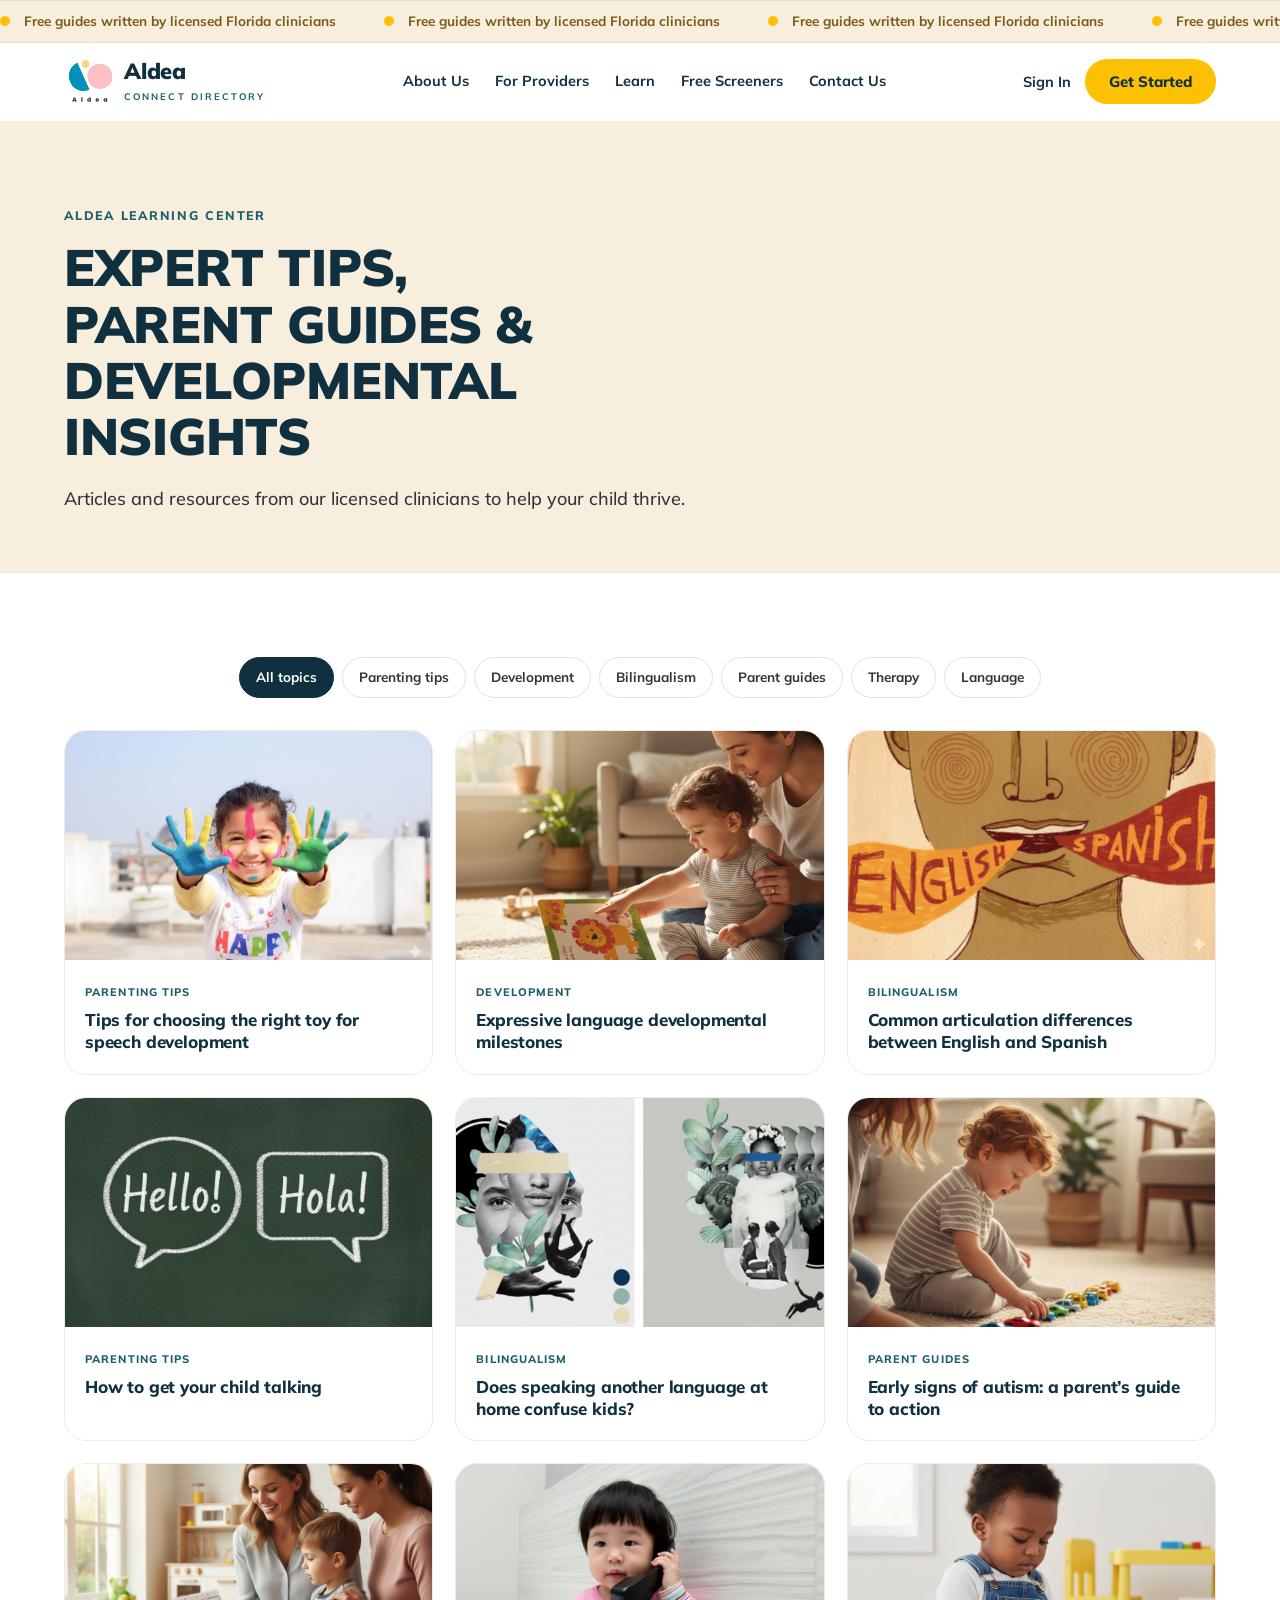
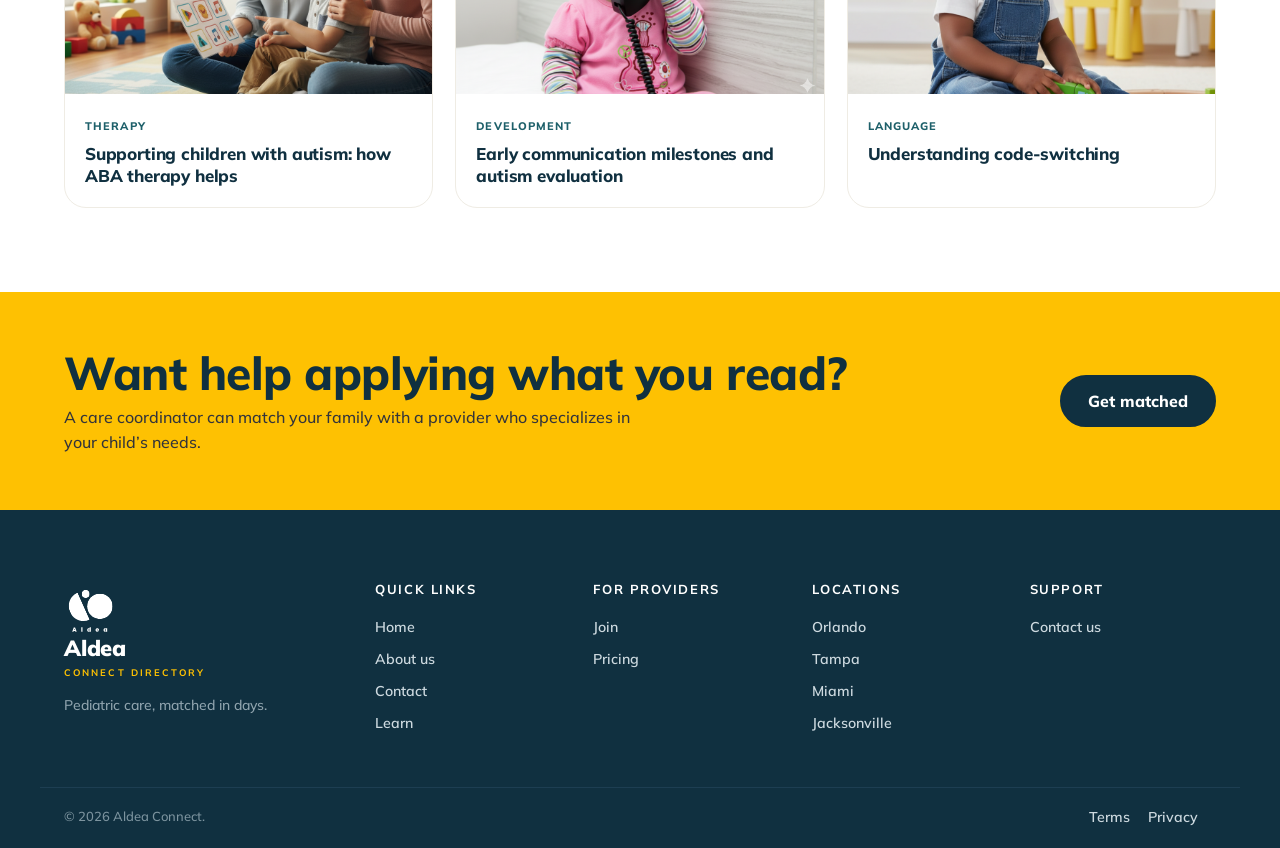
<file: learn.html>
<!doctype html>
<html lang="en">
<head>
<meta charset="utf-8" />
<meta name="viewport" content="width=device-width,initial-scale=1" />
<title>Learning Center — Aldea</title>
<meta name="description" content="Expert tips, parent guides, and developmental insights from pediatric specialists." />
<link rel="preconnect" href="https://fonts.googleapis.com" />
<link rel="preconnect" href="https://fonts.gstatic.com" crossorigin />
<link href="https://fonts.googleapis.com/css2?family=Mulish:wght@500;600;700;800;900&display=swap" rel="stylesheet" />
<link rel="stylesheet" href="/assets/styles.css" />
<link rel="icon" href="/assets/img/logo/aldea-logo.svg" type="image/svg+xml" />
</head>
<body>
<a class="skip" href="#main">Skip to content</a>

<header>
  <div class="marquee"><div class="marquee-track">
    <span>Free guides written by licensed Florida clinicians</span>
    <span>Free guides written by licensed Florida clinicians</span>
    <span>Free guides written by licensed Florida clinicians</span>
    <span>Free guides written by licensed Florida clinicians</span>
    <span>Free guides written by licensed Florida clinicians</span>
    <span>Free guides written by licensed Florida clinicians</span>
  </div></div>
  <nav class="nav">
    <div class="container nav-row">
      <a class="brand" href="/"><img loading="lazy" decoding="async" class="brand-logo" src="/assets/img/logo/aldea-logo.svg" alt="" /><span><span class="brand-wordmark">Aldea</span><span class="brand-sub">Connect Directory</span></span></a>
      <div class="nav-links"><a href="/about.html">About Us</a><a href="/for-providers.html">For Providers</a><a href="/learn.html" aria-current="page">Learn</a><a href="/screeners.html">Free Screeners</a><a href="/contact.html">Contact Us</a></div>
      <div class="nav-cta"><a class="signin" href="/login.html">Sign In</a><a class="btn btn-yellow" href="/#match">Get Started</a></div>
      <button class="hamburger" id="hamburger" aria-label="Open menu"><span></span><span></span><span></span></button>
    </div>
    <div class="mobile-menu" id="mobile-menu" hidden><a href="/about.html">About Us</a><a href="/for-providers.html">For Providers</a><a href="/learn.html">Learn</a><a href="/screeners.html">Free Screeners</a><a href="/contact.html">Contact Us</a><a href="/login.html">Sign In</a></div>
  </nav>
</header>

<main id="main">

<section class="page-head">
  <div class="container"><span class="kicker">Aldea Learning Center</span><h1>Expert tips, parent guides &amp; developmental insights</h1><p class="lead">Articles and resources from our licensed clinicians to help your child thrive.</p></div>
</section>

<section class="section">
  <div class="container">
    <div class="lc-filters" id="lc-filters">
      <button data-tag="all" aria-pressed="true">All topics</button>
      <button data-tag="parenting">Parenting tips</button>
      <button data-tag="development">Development</button>
      <button data-tag="bilingualism">Bilingualism</button>
      <button data-tag="guides">Parent guides</button>
      <button data-tag="therapy">Therapy</button>
      <button data-tag="language">Language</button>
    </div>
    <div class="lc-grid" id="lc-grid">
      <a class="lc-card" id="toy" data-tags="parenting" href="/contact.html"><div class="lc-photo"><img loading="lazy" decoding="async" src="/assets/img/blog/baby-girl.png" alt="" /></div><div class="lc-body"><span class="lc-tag">Parenting tips</span><h3>Tips for choosing the right toy for speech development</h3></div></a>
      <a class="lc-card" id="milestones" data-tags="development" href="/contact.html"><div class="lc-photo"><img loading="lazy" decoding="async" src="/assets/img/blog/milestone.png" alt="" /></div><div class="lc-body"><span class="lc-tag">Development</span><h3>Expressive language developmental milestones</h3></div></a>
      <a class="lc-card" id="bilingual" data-tags="bilingualism" href="/contact.html"><div class="lc-photo"><img loading="lazy" decoding="async" src="/assets/img/blog/bilingual.png" alt="" /></div><div class="lc-body"><span class="lc-tag">Bilingualism</span><h3>Common articulation differences between English and Spanish</h3></div></a>
      <a class="lc-card" id="talking" data-tags="parenting" href="/contact.html"><div class="lc-photo"><img loading="lazy" decoding="async" src="/assets/img/blog/hello.png" alt="" /></div><div class="lc-body"><span class="lc-tag">Parenting tips</span><h3>How to get your child talking</h3></div></a>
      <a class="lc-card" id="confusion" data-tags="bilingualism" href="/contact.html"><div class="lc-photo"><img loading="lazy" decoding="async" src="/assets/img/blog/code-switching.png" alt="" /></div><div class="lc-body"><span class="lc-tag">Bilingualism</span><h3>Does speaking another language at home confuse kids?</h3></div></a>
      <a class="lc-card" id="early-signs" data-tags="guides" href="/contact.html"><div class="lc-photo"><img loading="lazy" decoding="async" src="/assets/img/blog/signs.png" alt="" /></div><div class="lc-body"><span class="lc-tag">Parent guides</span><h3>Early signs of autism: a parent&rsquo;s guide to action</h3></div></a>
      <a class="lc-card" id="aba" data-tags="therapy" href="/contact.html"><div class="lc-photo"><img loading="lazy" decoding="async" src="/assets/img/blog/support.png" alt="" /></div><div class="lc-body"><span class="lc-tag">Therapy</span><h3>Supporting children with autism: how ABA therapy helps</h3></div></a>
      <a class="lc-card" id="comm" data-tags="development" href="/contact.html"><div class="lc-photo"><img loading="lazy" decoding="async" src="/assets/img/blog/happy-baby.png" alt="" /></div><div class="lc-body"><span class="lc-tag">Development</span><h3>Early communication milestones and autism evaluation</h3></div></a>
      <a class="lc-card" id="code" data-tags="language" href="/contact.html"><div class="lc-photo"><img loading="lazy" decoding="async" src="/assets/img/blog/child-1.png" alt="" /></div><div class="lc-body"><span class="lc-tag">Language</span><h3>Understanding code-switching</h3></div></a>
    </div>
  </div>
</section>

<section class="cta-band">
  <div class="container cta-row">
    <div><h2>Want help applying what you read?</h2><p>A care coordinator can match your family with a provider who specializes in your child&rsquo;s needs.</p></div>
    <a class="btn btn-ink btn-lg" href="/#match">Get matched</a>
  </div>
</section>

</main>

<footer class="foot">
  <div class="container foot-grid">
    <div class="foot-brand"><a class="brand" href="/" style="color:#fff"><img loading="lazy" decoding="async" class="brand-logo" src="/assets/img/logo/aldea-logo.svg" alt="" style="filter:brightness(0) invert(1)" /><span><span class="brand-wordmark">Aldea</span><span class="brand-sub">Connect Directory</span></span></a><p class="foot-tag">Pediatric care, matched in days.</p></div>
    <div><h4>Quick links</h4><a href="/">Home</a><a href="/about.html">About us</a><a href="/contact.html">Contact</a><a href="/learn.html">Learn</a></div>
    <div><h4>For providers</h4><a href="/for-providers.html">Join</a><a href="/for-providers.html#pricing">Pricing</a></div>
    <div><h4>Locations</h4><a href="/providers.html?loc=orlando">Orlando</a><a href="/providers.html?loc=tampa">Tampa</a><a href="/providers.html?loc=miami">Miami</a><a href="/providers.html?loc=jacksonville">Jacksonville</a></div>
    <div><h4>Support</h4><a href="/contact.html">Contact us</a></div>
  </div>
  <div class="container foot-base"><span>© <span id="yr">2026</span> Aldea Connect.</span><span class="foot-legal"><a href="/terms.html">Terms</a><a href="/privacy.html">Privacy</a></span></div>
</footer>
<script src="/assets/app.js" defer></script>
</body></html>
</file>
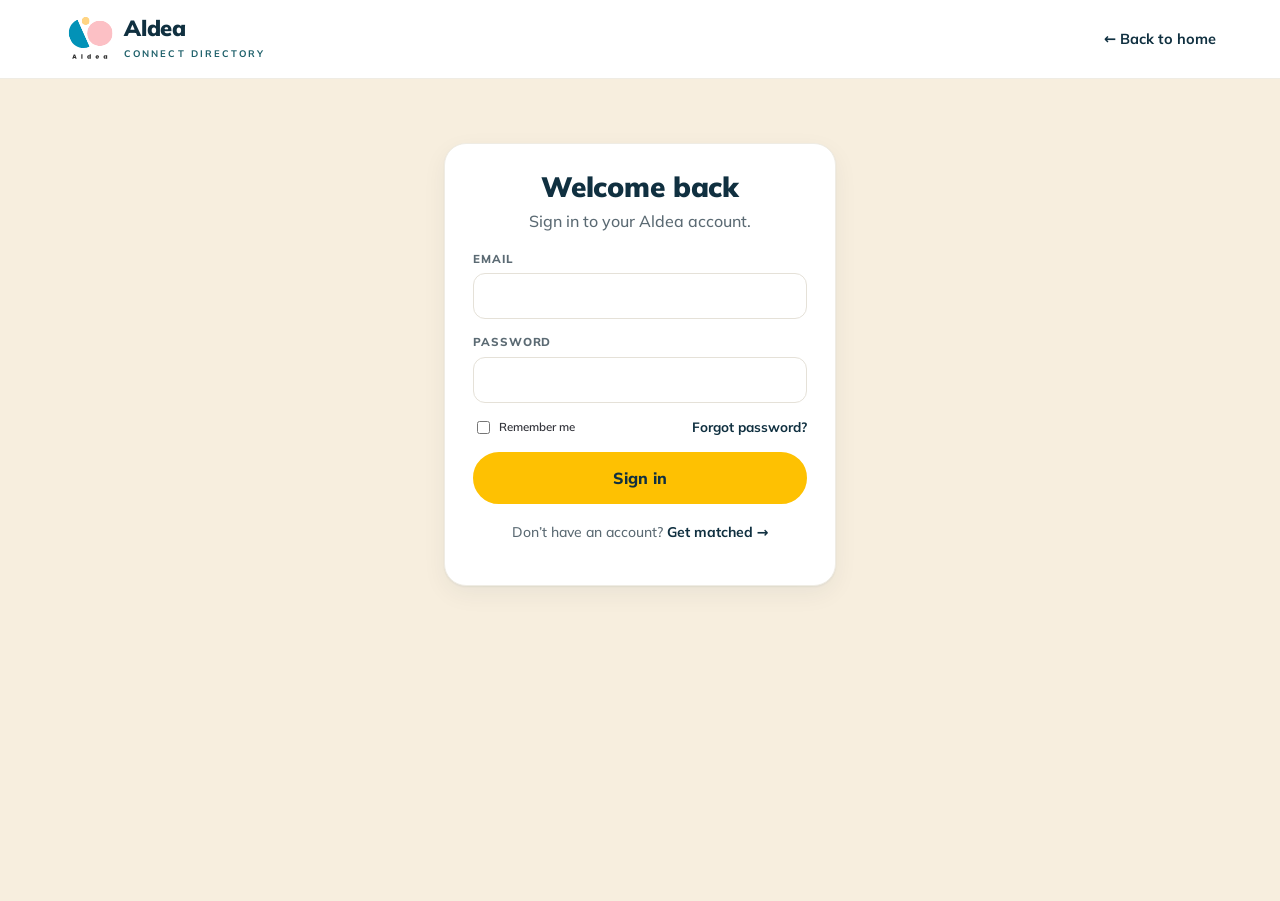
<file: login.html>
<!doctype html>
<html lang="en">
<head>
<meta charset="utf-8" />
<meta name="viewport" content="width=device-width,initial-scale=1" />
<title>Sign in — Aldea</title>
<meta name="robots" content="noindex" />
<link rel="preconnect" href="https://fonts.googleapis.com" />
<link rel="preconnect" href="https://fonts.gstatic.com" crossorigin />
<link href="https://fonts.googleapis.com/css2?family=Mulish:wght@500;600;700;800;900&display=swap" rel="stylesheet" />
<link rel="stylesheet" href="/assets/styles.css" />
<link rel="icon" href="/assets/img/logo/aldea-logo.svg" type="image/svg+xml" />
</head>
<body>
<header>
  <nav class="nav">
    <div class="container nav-row">
      <a class="brand" href="/"><img loading="lazy" decoding="async" class="brand-logo" src="/assets/img/logo/aldea-logo.svg" alt="" /><span><span class="brand-wordmark">Aldea</span><span class="brand-sub">Connect Directory</span></span></a>
      <div class="nav-links"></div>
      <div class="nav-cta"><a class="signin" href="/">← Back to home</a></div>
    </div>
  </nav>
</header>

<main style="padding:64px 0;background:var(--cream);min-height:calc(100vh - 78px)">
  <div class="container" style="max-width:440px">
    <div class="card">
      <h1 style="font-size:28px;margin:0 0 6px;text-align:center;text-transform:none">Welcome back</h1>
      <p style="text-align:center;color:var(--ink-3)">Sign in to your Aldea account.</p>
      <form class="form" id="intake-form" novalidate style="margin-top:8px">
        <label>Email<input type="email" name="email" required autocomplete="email" /></label>
        <label>Password<input type="password" name="password" required autocomplete="current-password" /></label>
        <div style="display:flex;justify-content:space-between;align-items:center;font-size:13.5px;color:var(--ink-3)">
          <label style="flex-direction:row;align-items:center;gap:6px;text-transform:none;letter-spacing:0;font-weight:600;color:var(--ink-2)"><input type="checkbox" style="accent-color:var(--ink)" /> Remember me</label>
          <a href="#" style="font-weight:700">Forgot password?</a>
        </div>
        <button class="btn btn-yellow btn-lg" type="submit">Sign in</button>
        <div class="form-success" hidden role="status"><strong>Signed in (demo).</strong> Wire up Supabase or Auth.js to make this real.</div>
      </form>
      <p style="text-align:center;font-size:14px;margin-top:18px;color:var(--ink-3)">Don&rsquo;t have an account? <a href="/#match" style="font-weight:700">Get matched →</a></p>
    </div>
  </div>
</main>
<script src="/assets/app.js" defer></script>
</body></html>
</file>
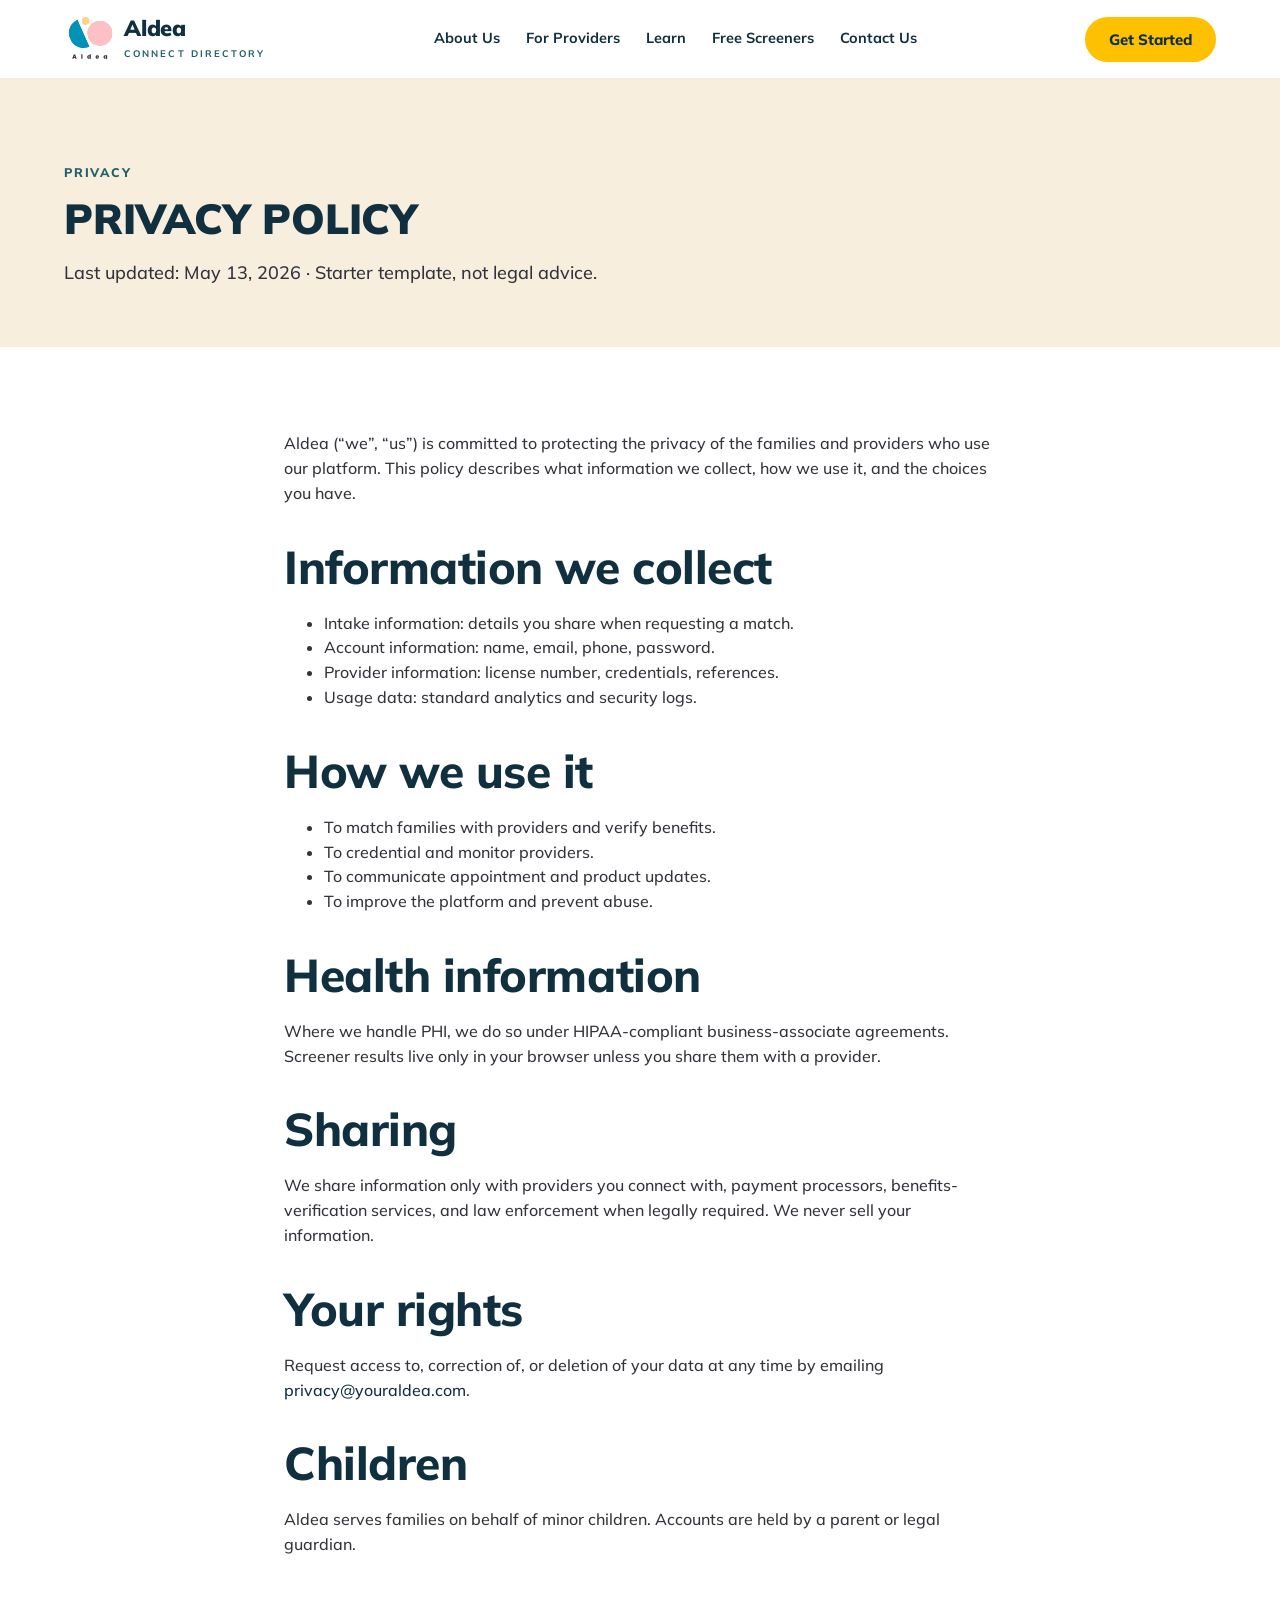
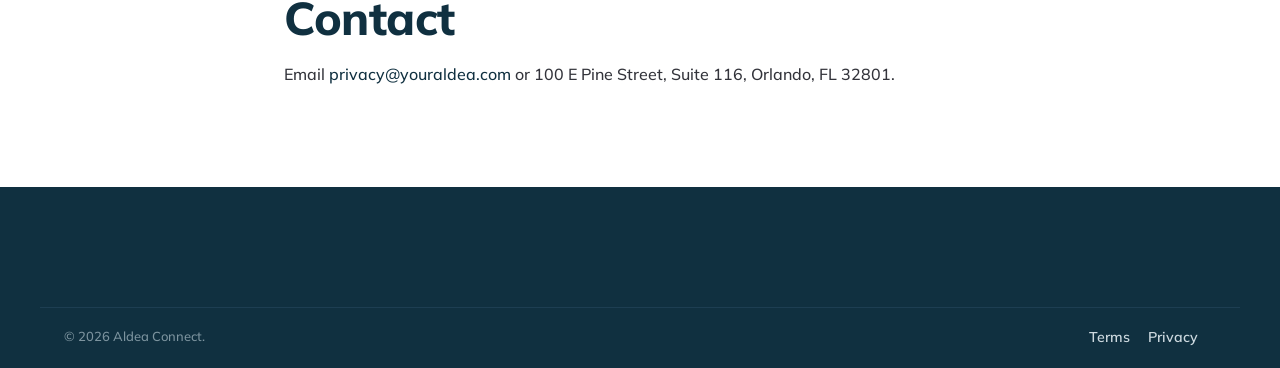
<file: privacy.html>
<!doctype html>
<html lang="en">
<head>
<meta charset="utf-8" />
<meta name="viewport" content="width=device-width,initial-scale=1" />
<title>Privacy policy — Aldea</title>
<link rel="preconnect" href="https://fonts.googleapis.com" />
<link rel="preconnect" href="https://fonts.gstatic.com" crossorigin />
<link href="https://fonts.googleapis.com/css2?family=Mulish:wght@500;600;700;800;900&display=swap" rel="stylesheet" />
<link rel="stylesheet" href="/assets/styles.css" />
<link rel="icon" href="/assets/img/logo/aldea-logo.svg" type="image/svg+xml" />
<style>.legal{max-width:760px;margin:0 auto}.legal h2{margin-top:36px;text-transform:none}.legal p,.legal li{color:var(--ink-2)}</style>
</head>
<body>
<header>
  <nav class="nav">
    <div class="container nav-row">
      <a class="brand" href="/"><img loading="lazy" decoding="async" class="brand-logo" src="/assets/img/logo/aldea-logo.svg" alt="" /><span><span class="brand-wordmark">Aldea</span><span class="brand-sub">Connect Directory</span></span></a>
      <div class="nav-links"><a href="/about.html">About Us</a><a href="/for-providers.html">For Providers</a><a href="/learn.html">Learn</a><a href="/screeners.html">Free Screeners</a><a href="/contact.html">Contact Us</a></div>
      <div class="nav-cta"><a class="btn btn-yellow" href="/#match">Get Started</a></div>
    </div>
  </nav>
</header>

<main>
  <section class="page-head"><div class="container"><span class="kicker">Privacy</span><h1 style="font-size:clamp(28px,3.4vw,42px)">Privacy policy</h1><p class="lead">Last updated: May 13, 2026 · Starter template, not legal advice.</p></div></section>
  <section class="section"><div class="container legal">
    <p>Aldea (&ldquo;we&rdquo;, &ldquo;us&rdquo;) is committed to protecting the privacy of the families and providers who use our platform. This policy describes what information we collect, how we use it, and the choices you have.</p>
    <h2>Information we collect</h2>
    <ul><li>Intake information: details you share when requesting a match.</li><li>Account information: name, email, phone, password.</li><li>Provider information: license number, credentials, references.</li><li>Usage data: standard analytics and security logs.</li></ul>
    <h2>How we use it</h2>
    <ul><li>To match families with providers and verify benefits.</li><li>To credential and monitor providers.</li><li>To communicate appointment and product updates.</li><li>To improve the platform and prevent abuse.</li></ul>
    <h2>Health information</h2><p>Where we handle PHI, we do so under HIPAA-compliant business-associate agreements. Screener results live only in your browser unless you share them with a provider.</p>
    <h2>Sharing</h2><p>We share information only with providers you connect with, payment processors, benefits-verification services, and law enforcement when legally required. We never sell your information.</p>
    <h2>Your rights</h2><p>Request access to, correction of, or deletion of your data at any time by emailing <a href="mailto:privacy@youraldea.com">privacy@youraldea.com</a>.</p>
    <h2>Children</h2><p>Aldea serves families on behalf of minor children. Accounts are held by a parent or legal guardian.</p>
    <h2>Contact</h2><p>Email <a href="mailto:privacy@youraldea.com">privacy@youraldea.com</a> or 100 E Pine Street, Suite 116, Orlando, FL 32801.</p>
  </div></section>
</main>

<footer class="foot">
  <div class="container foot-base"><span>© <span id="yr">2026</span> Aldea Connect.</span><span class="foot-legal"><a href="/terms.html">Terms</a><a href="/privacy.html">Privacy</a></span></div>
</footer>
<script src="/assets/app.js" defer></script>
</body></html>
</file>
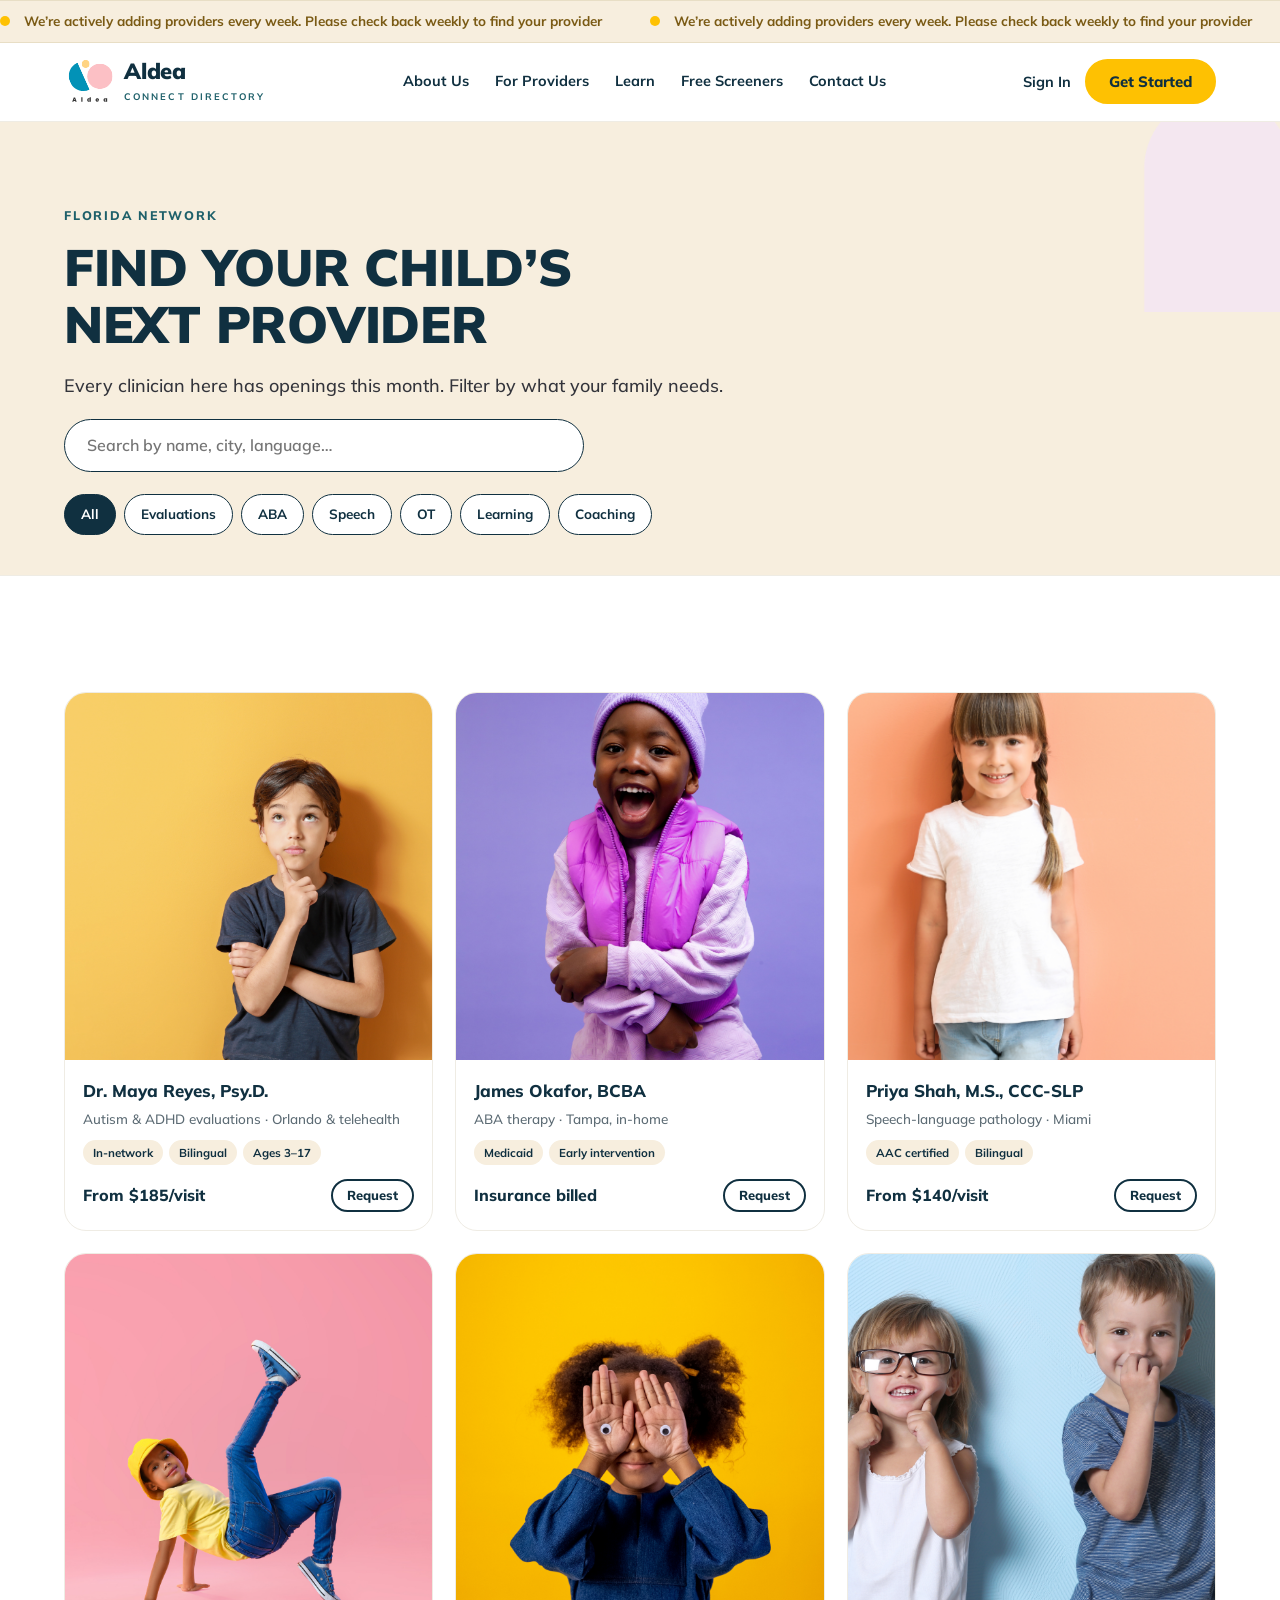
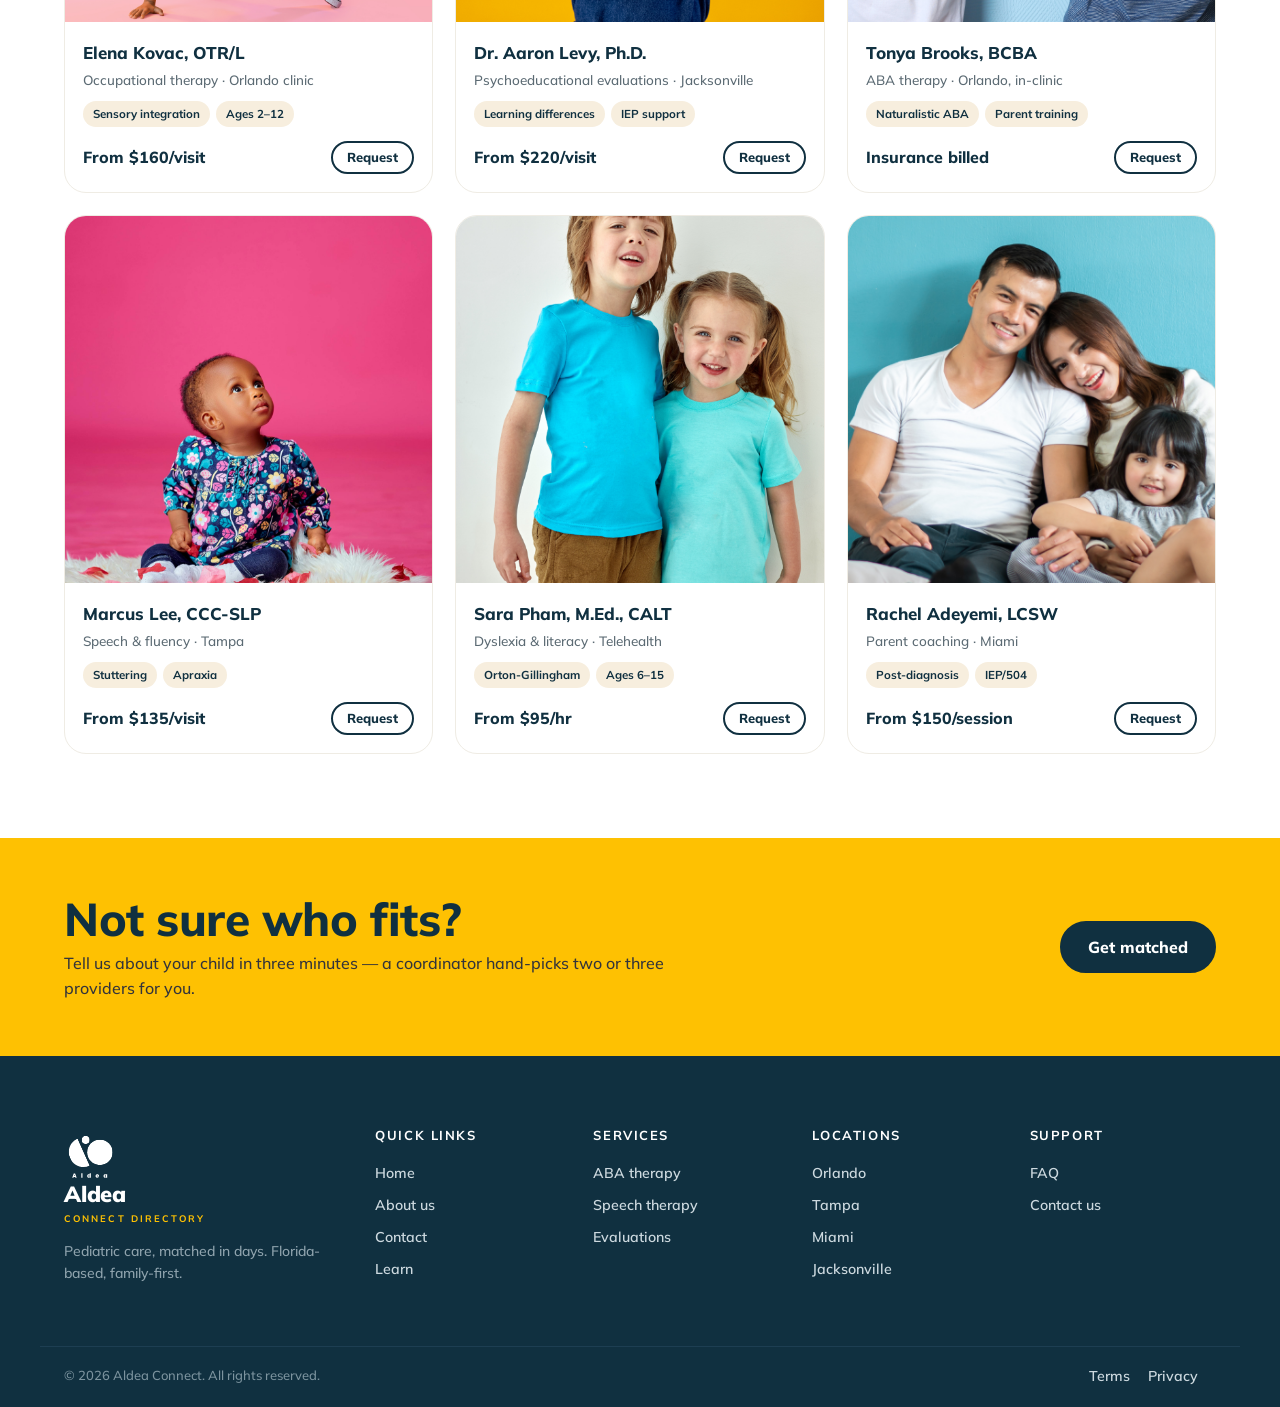
<file: providers.html>
<!doctype html>
<html lang="en">
<head>
<meta charset="utf-8" />
<meta name="viewport" content="width=device-width,initial-scale=1" />
<title>Find a provider — Aldea</title>
<meta name="description" content="Browse vetted pediatric providers across Florida." />
<link rel="preconnect" href="https://fonts.googleapis.com" />
<link rel="preconnect" href="https://fonts.gstatic.com" crossorigin />
<link href="https://fonts.googleapis.com/css2?family=Mulish:wght@500;600;700;800;900&display=swap" rel="stylesheet" />
<link rel="stylesheet" href="/assets/styles.css" />
<link rel="icon" href="/assets/img/logo/aldea-logo.svg" type="image/svg+xml" />
</head>
<body>
<a class="skip" href="#main">Skip to content</a>

<header>
  <div class="marquee"><div class="marquee-track">
    <span>We&rsquo;re actively adding providers every week. Please check back weekly to find your provider</span>
    <span>We&rsquo;re actively adding providers every week. Please check back weekly to find your provider</span>
    <span>We&rsquo;re actively adding providers every week. Please check back weekly to find your provider</span>
    <span>We&rsquo;re actively adding providers every week. Please check back weekly to find your provider</span>
    <span>We&rsquo;re actively adding providers every week. Please check back weekly to find your provider</span>
    <span>We&rsquo;re actively adding providers every week. Please check back weekly to find your provider</span>
  </div></div>
  <nav class="nav">
    <div class="container nav-row">
      <a class="brand" href="/"><img loading="lazy" decoding="async" class="brand-logo" src="/assets/img/logo/aldea-logo.svg" alt="" /><span><span class="brand-wordmark">Aldea</span><span class="brand-sub">Connect Directory</span></span></a>
      <div class="nav-links">
        <a href="/about.html">About Us</a>
        <a href="/for-providers.html">For Providers</a>
        <a href="/learn.html">Learn</a>
        <a href="/screeners.html">Free Screeners</a>
        <a href="/contact.html">Contact Us</a>
      </div>
      <div class="nav-cta"><a class="signin" href="/login.html">Sign In</a><a class="btn btn-yellow" href="/#match">Get Started</a></div>
      <button class="hamburger" id="hamburger" aria-label="Open menu"><span></span><span></span><span></span></button>
    </div>
    <div class="mobile-menu" id="mobile-menu" hidden>
      <a href="/about.html">About Us</a><a href="/for-providers.html">For Providers</a><a href="/learn.html">Learn</a><a href="/screeners.html">Free Screeners</a><a href="/contact.html">Contact Us</a><a href="/login.html">Sign In</a><a class="btn btn-yellow" href="/#match" style="margin-top:12px">Get Started</a>
    </div>
  </nav>
</header>

<main id="main">

<section class="page-head">
  <div class="container">
    <img loading="lazy" decoding="async" class="deco" src="/assets/img/website-geometric-shape2.png" alt="" />
    <span class="kicker">Florida network</span>
    <h1>Find your child&rsquo;s next provider</h1>
    <p class="lead">Every clinician here has openings this month. Filter by what your family needs.</p>
    <div class="search-row">
      <input id="provider-search" type="search" placeholder="Search by name, city, language…" aria-label="Search providers" />
    </div>
    <div class="filter-bar" role="group" aria-label="Filter by service">
      <button data-tag="all" aria-pressed="true">All</button>
      <button data-tag="eval">Evaluations</button>
      <button data-tag="aba">ABA</button>
      <button data-tag="speech">Speech</button>
      <button data-tag="ot">OT</button>
      <button data-tag="learning">Learning</button>
      <button data-tag="coaching">Coaching</button>
    </div>
  </div>
</section>

<section class="section">
  <div class="container">
    <div class="list-grid">
      <article class="provider-card" data-tags="eval">
        <div class="provider-photo"><img loading="lazy" decoding="async" src="/assets/img/child-1.png" alt="" /></div>
        <div class="provider-body">
          <div class="provider-name">Dr. Maya Reyes, Psy.D.</div>
          <div class="provider-role">Autism &amp; ADHD evaluations · Orlando &amp; telehealth</div>
          <div class="provider-tags"><span>In-network</span><span>Bilingual</span><span>Ages 3–17</span></div>
          <div style="margin-top:14px;display:flex;justify-content:space-between;align-items:center">
            <span style="font-weight:800;color:var(--ink)">From $185/visit</span>
            <a class="btn btn-outline" style="padding:8px 14px;font-size:13px" href="/#match">Request</a>
          </div>
        </div>
      </article>
      <article class="provider-card" data-tags="aba">
        <div class="provider-photo"><img loading="lazy" decoding="async" src="/assets/img/child-2.png" alt="" /></div>
        <div class="provider-body">
          <div class="provider-name">James Okafor, BCBA</div>
          <div class="provider-role">ABA therapy · Tampa, in-home</div>
          <div class="provider-tags"><span>Medicaid</span><span>Early intervention</span></div>
          <div style="margin-top:14px;display:flex;justify-content:space-between;align-items:center">
            <span style="font-weight:800;color:var(--ink)">Insurance billed</span>
            <a class="btn btn-outline" style="padding:8px 14px;font-size:13px" href="/#match">Request</a>
          </div>
        </div>
      </article>
      <article class="provider-card" data-tags="speech">
        <div class="provider-photo"><img loading="lazy" decoding="async" src="/assets/img/child-3.png" alt="" /></div>
        <div class="provider-body">
          <div class="provider-name">Priya Shah, M.S., CCC-SLP</div>
          <div class="provider-role">Speech-language pathology · Miami</div>
          <div class="provider-tags"><span>AAC certified</span><span>Bilingual</span></div>
          <div style="margin-top:14px;display:flex;justify-content:space-between;align-items:center">
            <span style="font-weight:800;color:var(--ink)">From $140/visit</span>
            <a class="btn btn-outline" style="padding:8px 14px;font-size:13px" href="/#match">Request</a>
          </div>
        </div>
      </article>
      <article class="provider-card" data-tags="ot">
        <div class="provider-photo"><img loading="lazy" decoding="async" src="/assets/img/happy-child.png" alt="" /></div>
        <div class="provider-body">
          <div class="provider-name">Elena Kovac, OTR/L</div>
          <div class="provider-role">Occupational therapy · Orlando clinic</div>
          <div class="provider-tags"><span>Sensory integration</span><span>Ages 2–12</span></div>
          <div style="margin-top:14px;display:flex;justify-content:space-between;align-items:center">
            <span style="font-weight:800;color:var(--ink)">From $160/visit</span>
            <a class="btn btn-outline" style="padding:8px 14px;font-size:13px" href="/#match">Request</a>
          </div>
        </div>
      </article>
      <article class="provider-card" data-tags="eval">
        <div class="provider-photo"><img loading="lazy" decoding="async" src="/assets/img/goofy.png" alt="" /></div>
        <div class="provider-body">
          <div class="provider-name">Dr. Aaron Levy, Ph.D.</div>
          <div class="provider-role">Psychoeducational evaluations · Jacksonville</div>
          <div class="provider-tags"><span>Learning differences</span><span>IEP support</span></div>
          <div style="margin-top:14px;display:flex;justify-content:space-between;align-items:center">
            <span style="font-weight:800;color:var(--ink)">From $220/visit</span>
            <a class="btn btn-outline" style="padding:8px 14px;font-size:13px" href="/#match">Request</a>
          </div>
        </div>
      </article>
      <article class="provider-card" data-tags="aba">
        <div class="provider-photo"><img loading="lazy" decoding="async" src="/assets/img/twobabies.png" alt="" /></div>
        <div class="provider-body">
          <div class="provider-name">Tonya Brooks, BCBA</div>
          <div class="provider-role">ABA therapy · Orlando, in-clinic</div>
          <div class="provider-tags"><span>Naturalistic ABA</span><span>Parent training</span></div>
          <div style="margin-top:14px;display:flex;justify-content:space-between;align-items:center">
            <span style="font-weight:800;color:var(--ink)">Insurance billed</span>
            <a class="btn btn-outline" style="padding:8px 14px;font-size:13px" href="/#match">Request</a>
          </div>
        </div>
      </article>
      <article class="provider-card" data-tags="speech">
        <div class="provider-photo"><img loading="lazy" decoding="async" src="/assets/img/babygirl.png" alt="" /></div>
        <div class="provider-body">
          <div class="provider-name">Marcus Lee, CCC-SLP</div>
          <div class="provider-role">Speech &amp; fluency · Tampa</div>
          <div class="provider-tags"><span>Stuttering</span><span>Apraxia</span></div>
          <div style="margin-top:14px;display:flex;justify-content:space-between;align-items:center">
            <span style="font-weight:800;color:var(--ink)">From $135/visit</span>
            <a class="btn btn-outline" style="padding:8px 14px;font-size:13px" href="/#match">Request</a>
          </div>
        </div>
      </article>
      <article class="provider-card" data-tags="learning">
        <div class="provider-photo"><img loading="lazy" decoding="async" src="/assets/img/siblings.png" alt="" /></div>
        <div class="provider-body">
          <div class="provider-name">Sara Pham, M.Ed., CALT</div>
          <div class="provider-role">Dyslexia &amp; literacy · Telehealth</div>
          <div class="provider-tags"><span>Orton-Gillingham</span><span>Ages 6–15</span></div>
          <div style="margin-top:14px;display:flex;justify-content:space-between;align-items:center">
            <span style="font-weight:800;color:var(--ink)">From $95/hr</span>
            <a class="btn btn-outline" style="padding:8px 14px;font-size:13px" href="/#match">Request</a>
          </div>
        </div>
      </article>
      <article class="provider-card" data-tags="coaching">
        <div class="provider-photo"><img loading="lazy" decoding="async" src="/assets/img/family.png" alt="" /></div>
        <div class="provider-body">
          <div class="provider-name">Rachel Adeyemi, LCSW</div>
          <div class="provider-role">Parent coaching · Miami</div>
          <div class="provider-tags"><span>Post-diagnosis</span><span>IEP/504</span></div>
          <div style="margin-top:14px;display:flex;justify-content:space-between;align-items:center">
            <span style="font-weight:800;color:var(--ink)">From $150/session</span>
            <a class="btn btn-outline" style="padding:8px 14px;font-size:13px" href="/#match">Request</a>
          </div>
        </div>
      </article>
    </div>
  </div>
</section>

<section class="cta-band">
  <div class="container cta-row">
    <div><h2>Not sure who fits?</h2><p>Tell us about your child in three minutes — a coordinator hand-picks two or three providers for you.</p></div>
    <a class="btn btn-ink btn-lg" href="/#match">Get matched</a>
  </div>
</section>

</main>

<footer class="foot">
  <div class="container foot-grid">
    <div class="foot-brand">
      <a class="brand" href="/" style="color:#fff"><img loading="lazy" decoding="async" class="brand-logo" src="/assets/img/logo/aldea-logo.svg" alt="" style="filter:brightness(0) invert(1)" /><span><span class="brand-wordmark">Aldea</span><span class="brand-sub">Connect Directory</span></span></a>
      <p class="foot-tag">Pediatric care, matched in days. Florida-based, family-first.</p>
    </div>
    <div><h4>Quick links</h4><a href="/">Home</a><a href="/about.html">About us</a><a href="/contact.html">Contact</a><a href="/learn.html">Learn</a></div>
    <div><h4>Services</h4><a href="/providers.html?tag=aba">ABA therapy</a><a href="/providers.html?tag=speech">Speech therapy</a><a href="/providers.html?tag=eval">Evaluations</a></div>
    <div><h4>Locations</h4><a href="/providers.html?loc=orlando">Orlando</a><a href="/providers.html?loc=tampa">Tampa</a><a href="/providers.html?loc=miami">Miami</a><a href="/providers.html?loc=jacksonville">Jacksonville</a></div>
    <div><h4>Support</h4><a href="/#faq">FAQ</a><a href="/contact.html">Contact us</a></div>
  </div>
  <div class="container foot-base">
    <span>© <span id="yr">2026</span> Aldea Connect. All rights reserved.</span>
    <span class="foot-legal"><a href="/terms.html">Terms</a><a href="/privacy.html">Privacy</a></span>
  </div>
</footer>
<script src="/assets/app.js" defer></script>
</body></html>
</file>
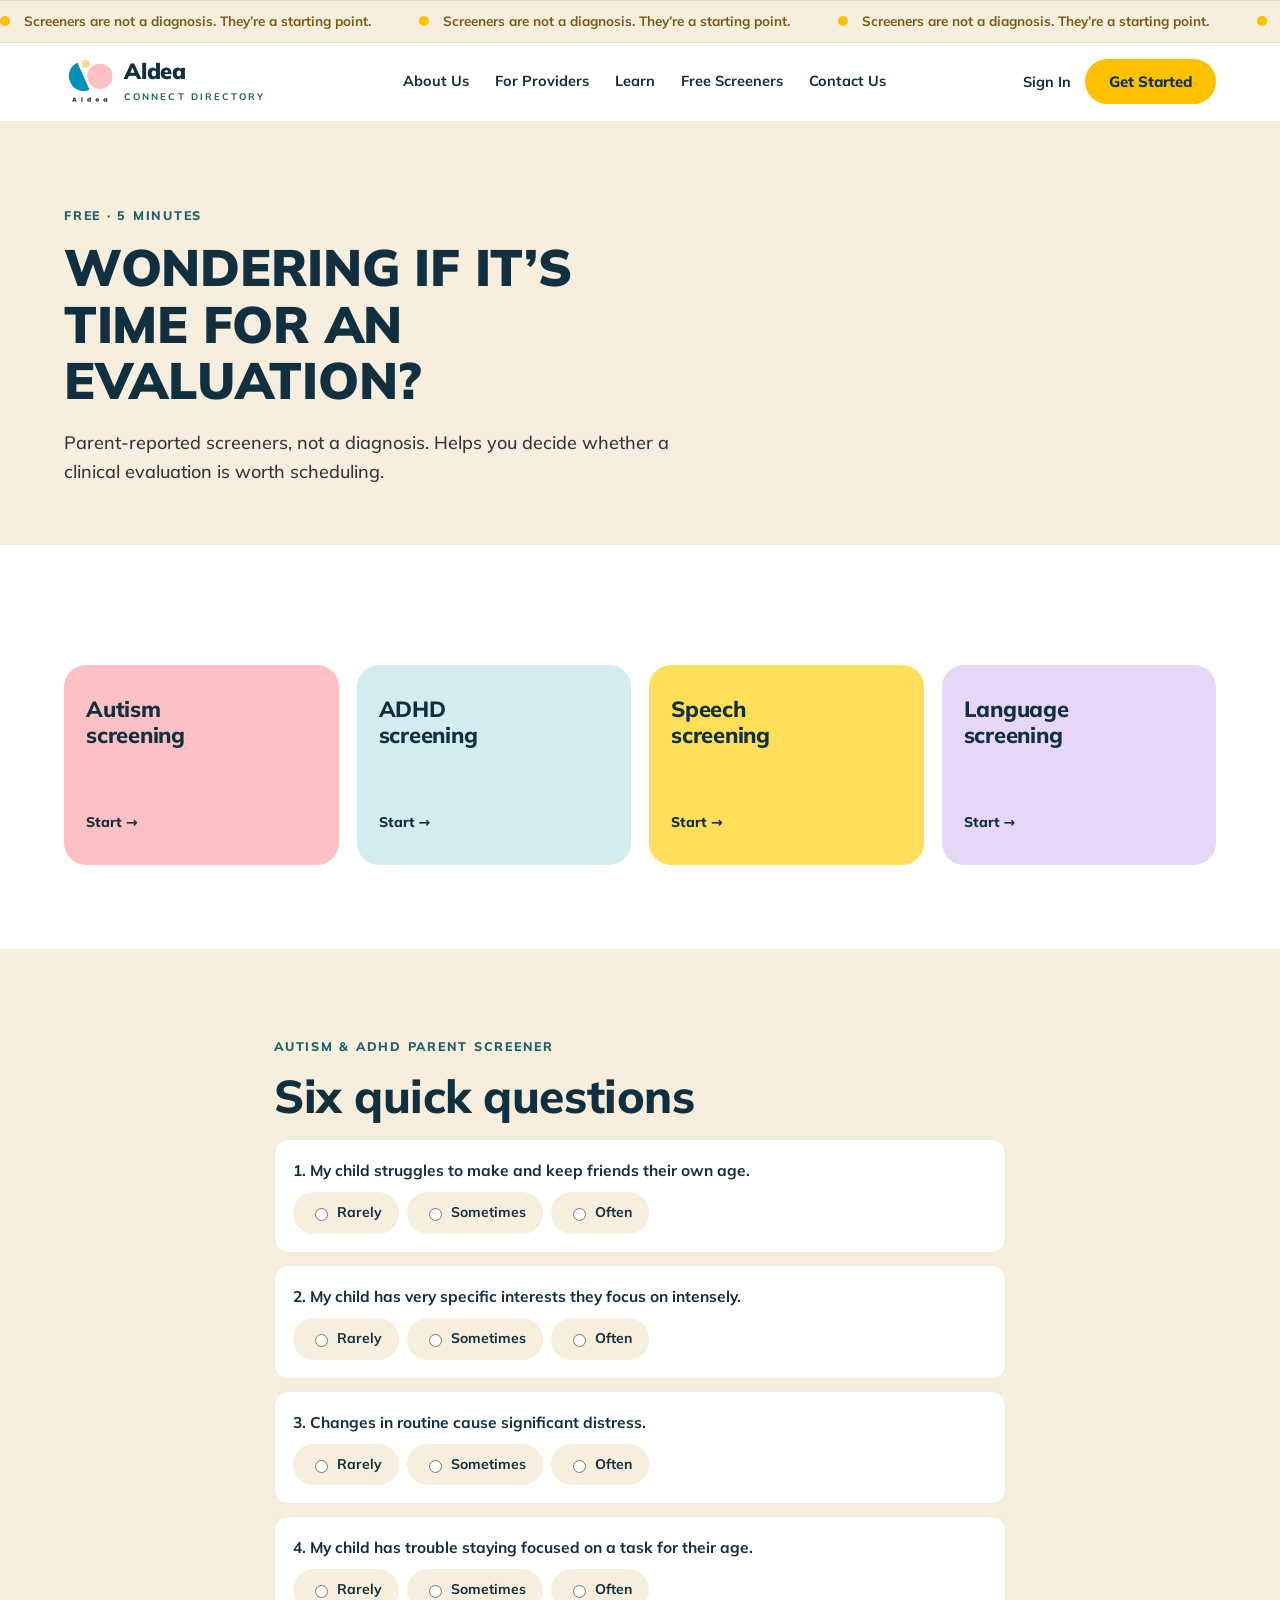
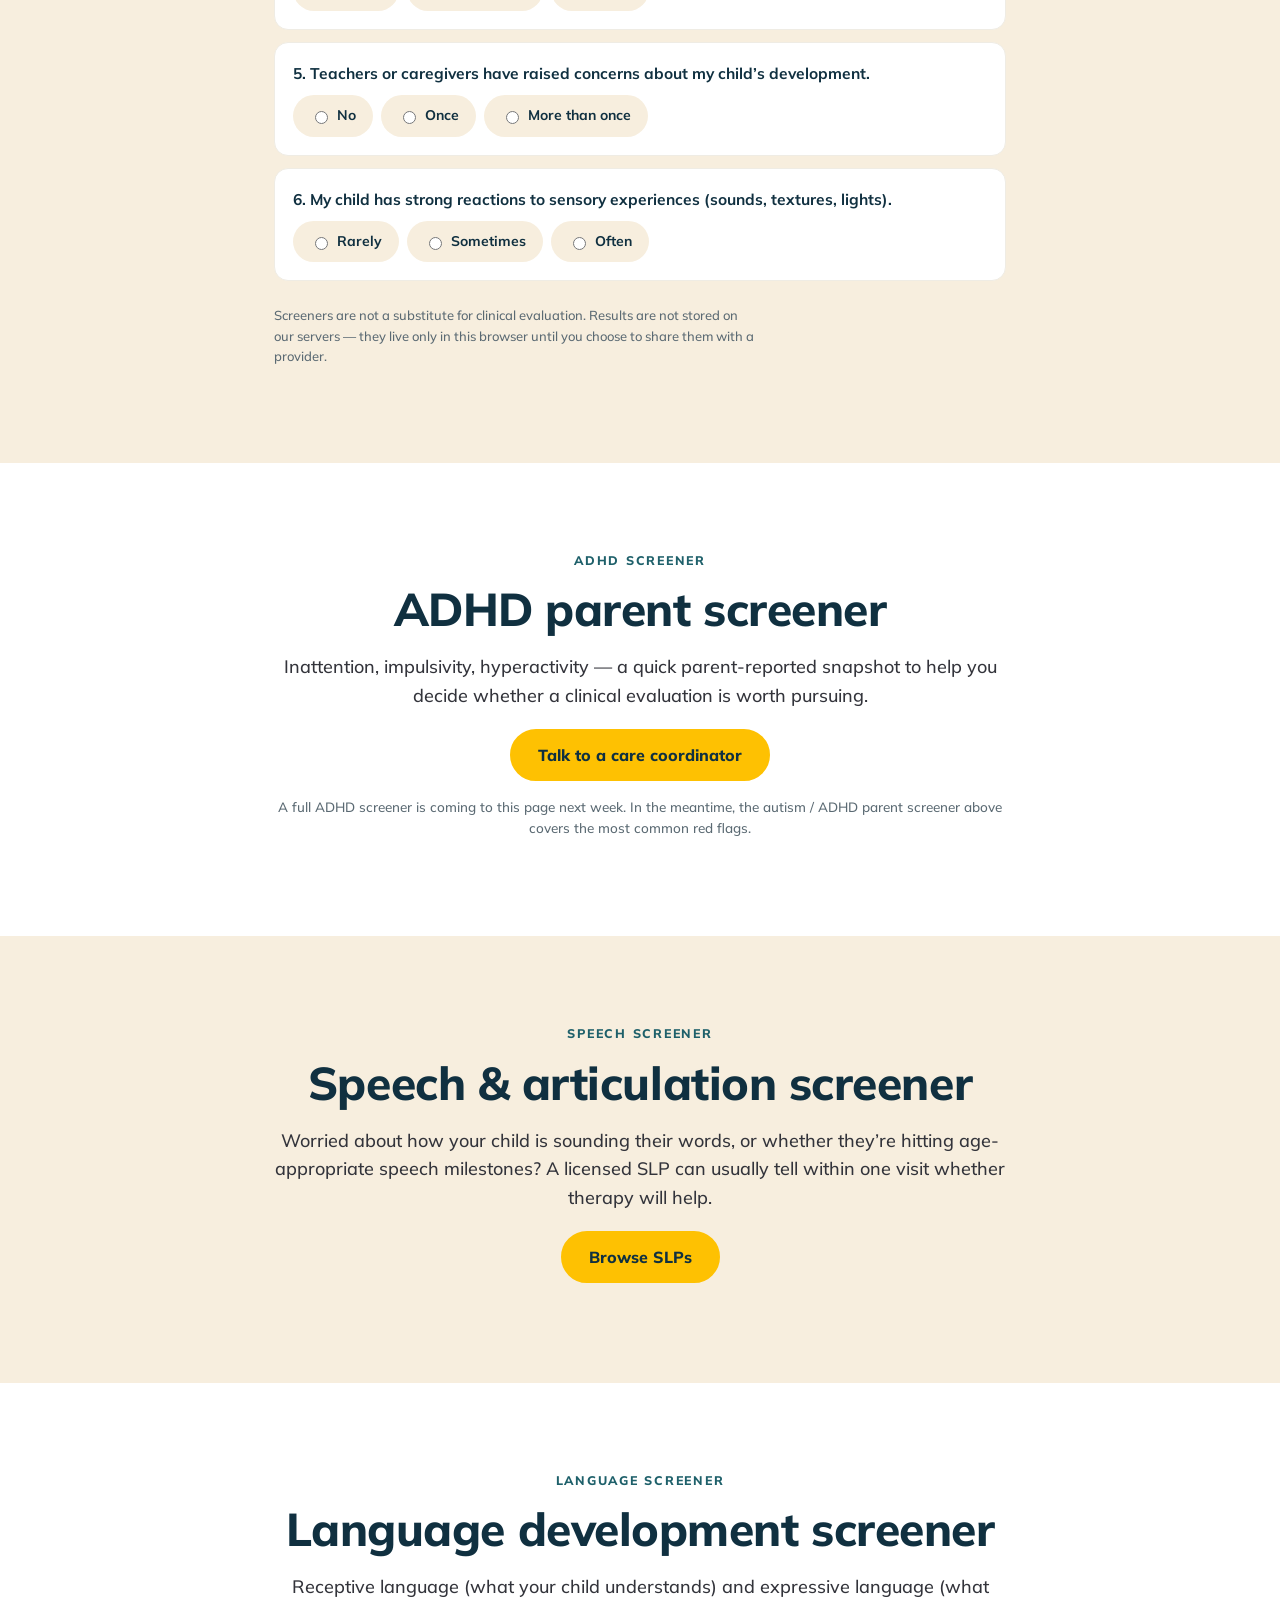
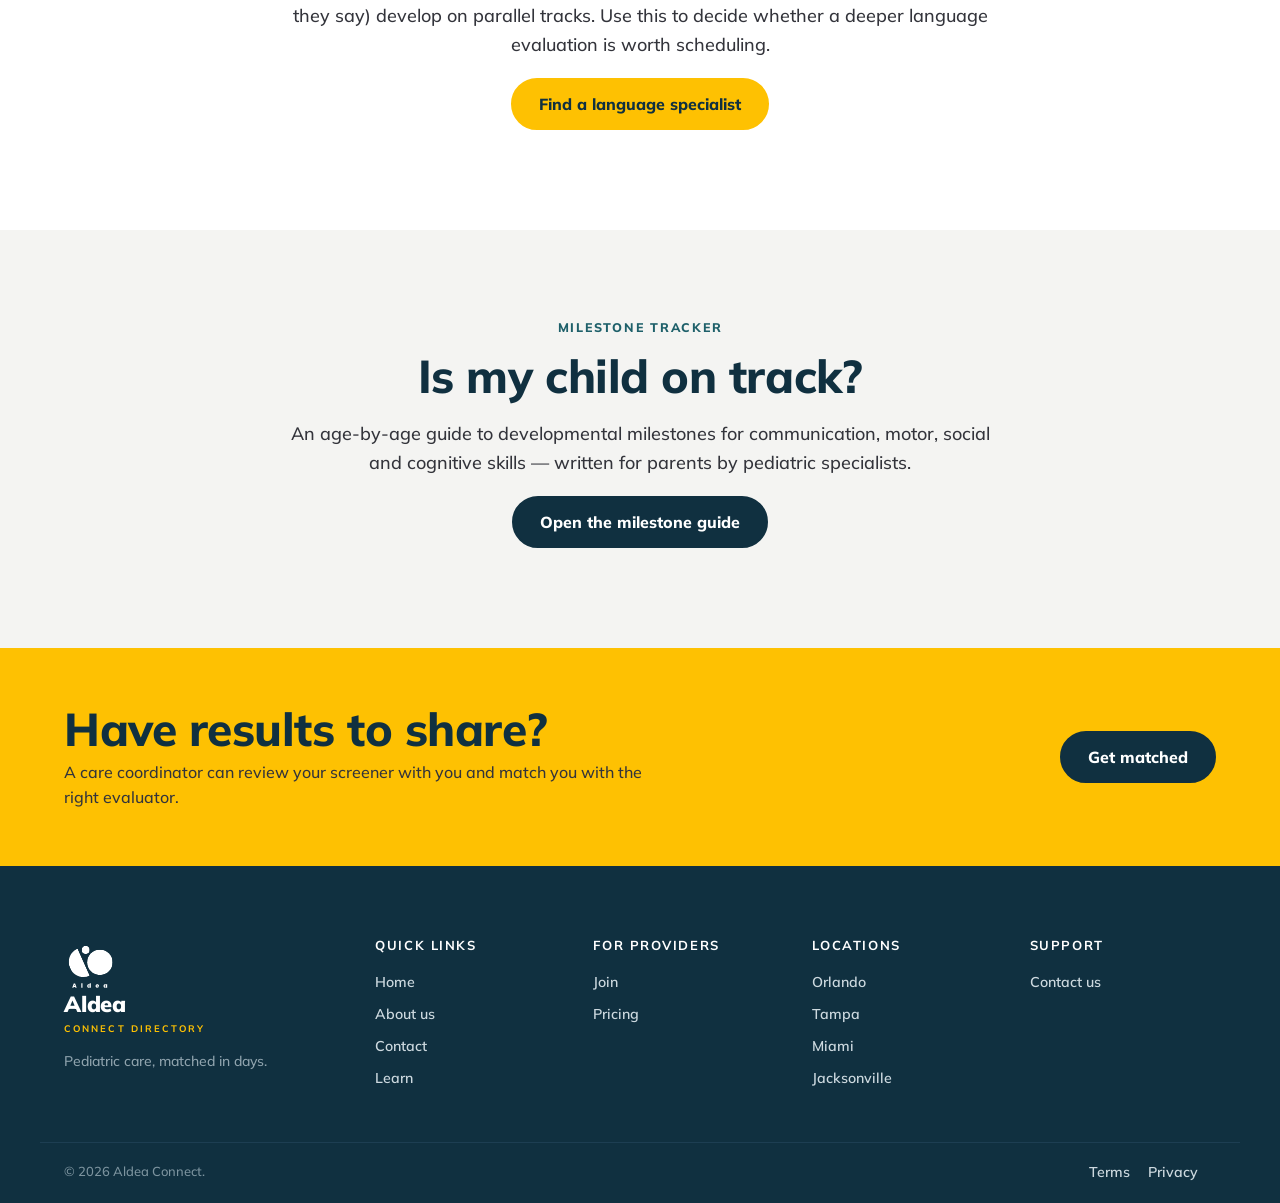
<file: screeners.html>
<!doctype html>
<html lang="en">
<head>
<meta charset="utf-8" />
<meta name="viewport" content="width=device-width,initial-scale=1" />
<title>Free screeners — Aldea</title>
<meta name="description" content="Free, parent-friendly screeners for autism, ADHD, speech and language concerns. Not a diagnosis — a starting point." />
<link rel="preconnect" href="https://fonts.googleapis.com" />
<link rel="preconnect" href="https://fonts.gstatic.com" crossorigin />
<link href="https://fonts.googleapis.com/css2?family=Mulish:wght@500;600;700;800;900&display=swap" rel="stylesheet" />
<link rel="stylesheet" href="/assets/styles.css" />
<link rel="icon" href="/assets/img/logo/aldea-logo.svg" type="image/svg+xml" />
</head>
<body>
<a class="skip" href="#main">Skip to content</a>

<header>
  <div class="marquee"><div class="marquee-track">
    <span>Screeners are not a diagnosis. They&rsquo;re a starting point.</span>
    <span>Screeners are not a diagnosis. They&rsquo;re a starting point.</span>
    <span>Screeners are not a diagnosis. They&rsquo;re a starting point.</span>
    <span>Screeners are not a diagnosis. They&rsquo;re a starting point.</span>
    <span>Screeners are not a diagnosis. They&rsquo;re a starting point.</span>
    <span>Screeners are not a diagnosis. They&rsquo;re a starting point.</span>
  </div></div>
  <nav class="nav">
    <div class="container nav-row">
      <a class="brand" href="/"><img loading="lazy" decoding="async" class="brand-logo" src="/assets/img/logo/aldea-logo.svg" alt="" /><span><span class="brand-wordmark">Aldea</span><span class="brand-sub">Connect Directory</span></span></a>
      <div class="nav-links"><a href="/about.html">About Us</a><a href="/for-providers.html">For Providers</a><a href="/learn.html">Learn</a><a href="/screeners.html" aria-current="page">Free Screeners</a><a href="/contact.html">Contact Us</a></div>
      <div class="nav-cta"><a class="signin" href="/login.html">Sign In</a><a class="btn btn-yellow" href="/#match">Get Started</a></div>
      <button class="hamburger" id="hamburger" aria-label="Open menu"><span></span><span></span><span></span></button>
    </div>
    <div class="mobile-menu" id="mobile-menu" hidden><a href="/about.html">About Us</a><a href="/for-providers.html">For Providers</a><a href="/learn.html">Learn</a><a href="/screeners.html">Free Screeners</a><a href="/contact.html">Contact Us</a><a href="/login.html">Sign In</a></div>
  </nav>
</header>

<main id="main">

<section class="page-head">
  <div class="container">
    <span class="kicker">Free · 5 minutes</span>
    <h1>Wondering if it&rsquo;s time for an evaluation?</h1>
    <p class="lead">Parent-reported screeners, not a diagnosis. Helps you decide whether a clinical evaluation is worth scheduling.</p>
  </div>
</section>

<section class="section">
  <div class="container">
    <div class="screen-grid">
      <a class="screen-card c-1" href="#autism"><h3>Autism<br/>screening</h3><span class="go">Start →</span></a>
      <a class="screen-card c-2" href="#adhd"><h3>ADHD<br/>screening</h3><span class="go">Start →</span></a>
      <a class="screen-card c-3" href="#speech"><h3>Speech<br/>screening</h3><span class="go">Start →</span></a>
      <a class="screen-card c-4" href="#language"><h3>Language<br/>screening</h3><span class="go">Start →</span></a>
    </div>
  </div>
</section>

<section class="section section-cream" id="autism">
  <div class="container" style="max-width:780px">
    <span class="kicker">Autism &amp; ADHD parent screener</span>
    <h2 style="margin-bottom:18px">Six quick questions</h2>
    <form id="screener">
      <div class="q">
        <div class="q-text">1. My child struggles to make and keep friends their own age.</div>
        <div class="q-options"><label><input type="radio" name="q1" value="0" /><span>Rarely</span></label><label><input type="radio" name="q1" value="1" /><span>Sometimes</span></label><label><input type="radio" name="q1" value="2" /><span>Often</span></label></div>
      </div>
      <div class="q">
        <div class="q-text">2. My child has very specific interests they focus on intensely.</div>
        <div class="q-options"><label><input type="radio" name="q2" value="0" /><span>Rarely</span></label><label><input type="radio" name="q2" value="1" /><span>Sometimes</span></label><label><input type="radio" name="q2" value="2" /><span>Often</span></label></div>
      </div>
      <div class="q">
        <div class="q-text">3. Changes in routine cause significant distress.</div>
        <div class="q-options"><label><input type="radio" name="q3" value="0" /><span>Rarely</span></label><label><input type="radio" name="q3" value="1" /><span>Sometimes</span></label><label><input type="radio" name="q3" value="2" /><span>Often</span></label></div>
      </div>
      <div class="q">
        <div class="q-text">4. My child has trouble staying focused on a task for their age.</div>
        <div class="q-options"><label><input type="radio" name="q4" value="0" /><span>Rarely</span></label><label><input type="radio" name="q4" value="1" /><span>Sometimes</span></label><label><input type="radio" name="q4" value="2" /><span>Often</span></label></div>
      </div>
      <div class="q">
        <div class="q-text">5. Teachers or caregivers have raised concerns about my child&rsquo;s development.</div>
        <div class="q-options"><label><input type="radio" name="q5" value="0" /><span>No</span></label><label><input type="radio" name="q5" value="1" /><span>Once</span></label><label><input type="radio" name="q5" value="2" /><span>More than once</span></label></div>
      </div>
      <div class="q">
        <div class="q-text">6. My child has strong reactions to sensory experiences (sounds, textures, lights).</div>
        <div class="q-options"><label><input type="radio" name="q6" value="0" /><span>Rarely</span></label><label><input type="radio" name="q6" value="1" /><span>Sometimes</span></label><label><input type="radio" name="q6" value="2" /><span>Often</span></label></div>
      </div>

      <div id="screener-result" hidden>
        <div class="band"></div>
        <p class="message" style="margin:10px 0 14px"></p>
        <a class="btn btn-yellow" href="/#match">Talk to a care coordinator</a>
      </div>
    </form>
    <p style="margin-top:24px;font-size:13px;color:var(--ink-3);max-width:60ch">Screeners are not a substitute for clinical evaluation. Results are not stored on our servers — they live only in this browser until you choose to share them with a provider.</p>
  </div>
</section>

<section class="section" id="adhd">
  <div class="container" style="max-width:780px;text-align:center">
    <span class="kicker">ADHD screener</span>
    <h2>ADHD parent screener</h2>
    <p class="lead">Inattention, impulsivity, hyperactivity &mdash; a quick parent-reported snapshot to help you decide whether a clinical evaluation is worth pursuing.</p>
    <p style="margin-top:18px"><a class="btn btn-yellow btn-lg" href="/#match">Talk to a care coordinator</a></p>
    <p style="color:var(--ink-3);font-size:13.5px;margin-top:16px">A full ADHD screener is coming to this page next week. In the meantime, the autism / ADHD parent screener above covers the most common red flags.</p>
  </div>
</section>

<section class="section section-cream" id="speech">
  <div class="container" style="max-width:780px;text-align:center">
    <span class="kicker">Speech screener</span>
    <h2>Speech &amp; articulation screener</h2>
    <p class="lead">Worried about how your child is sounding their words, or whether they&rsquo;re hitting age-appropriate speech milestones? A licensed SLP can usually tell within one visit whether therapy will help.</p>
    <p style="margin-top:18px"><a class="btn btn-yellow btn-lg" href="/providers.html?tag=speech">Browse SLPs</a></p>
  </div>
</section>

<section class="section" id="language">
  <div class="container" style="max-width:780px;text-align:center">
    <span class="kicker">Language screener</span>
    <h2>Language development screener</h2>
    <p class="lead">Receptive language (what your child understands) and expressive language (what they say) develop on parallel tracks. Use this to decide whether a deeper language evaluation is worth scheduling.</p>
    <p style="margin-top:18px"><a class="btn btn-yellow btn-lg" href="/providers.html?tag=language">Find a language specialist</a></p>
  </div>
</section>

<section class="section section-offwhite" id="milestone">
  <div class="container" style="max-width:780px;text-align:center">
    <span class="kicker">Milestone tracker</span>
    <h2>Is my child on track?</h2>
    <p class="lead">An age-by-age guide to developmental milestones for communication, motor, social and cognitive skills &mdash; written for parents by pediatric specialists.</p>
    <p style="margin-top:18px"><a class="btn btn-ink btn-lg" href="/learn.html#milestones">Open the milestone guide</a></p>
  </div>
</section>

<section class="cta-band">
  <div class="container cta-row">
    <div><h2>Have results to share?</h2><p>A care coordinator can review your screener with you and match you with the right evaluator.</p></div>
    <a class="btn btn-ink btn-lg" href="/#match">Get matched</a>
  </div>
</section>

</main>

<footer class="foot">
  <div class="container foot-grid">
    <div class="foot-brand"><a class="brand" href="/" style="color:#fff"><img loading="lazy" decoding="async" class="brand-logo" src="/assets/img/logo/aldea-logo.svg" alt="" style="filter:brightness(0) invert(1)" /><span><span class="brand-wordmark">Aldea</span><span class="brand-sub">Connect Directory</span></span></a><p class="foot-tag">Pediatric care, matched in days.</p></div>
    <div><h4>Quick links</h4><a href="/">Home</a><a href="/about.html">About us</a><a href="/contact.html">Contact</a><a href="/learn.html">Learn</a></div>
    <div><h4>For providers</h4><a href="/for-providers.html">Join</a><a href="/for-providers.html#pricing">Pricing</a></div>
    <div><h4>Locations</h4><a href="/providers.html?loc=orlando">Orlando</a><a href="/providers.html?loc=tampa">Tampa</a><a href="/providers.html?loc=miami">Miami</a><a href="/providers.html?loc=jacksonville">Jacksonville</a></div>
    <div><h4>Support</h4><a href="/contact.html">Contact us</a></div>
  </div>
  <div class="container foot-base"><span>© <span id="yr">2026</span> Aldea Connect.</span><span class="foot-legal"><a href="/terms.html">Terms</a><a href="/privacy.html">Privacy</a></span></div>
</footer>
<script src="/assets/app.js" defer></script>
</body></html>
</file>
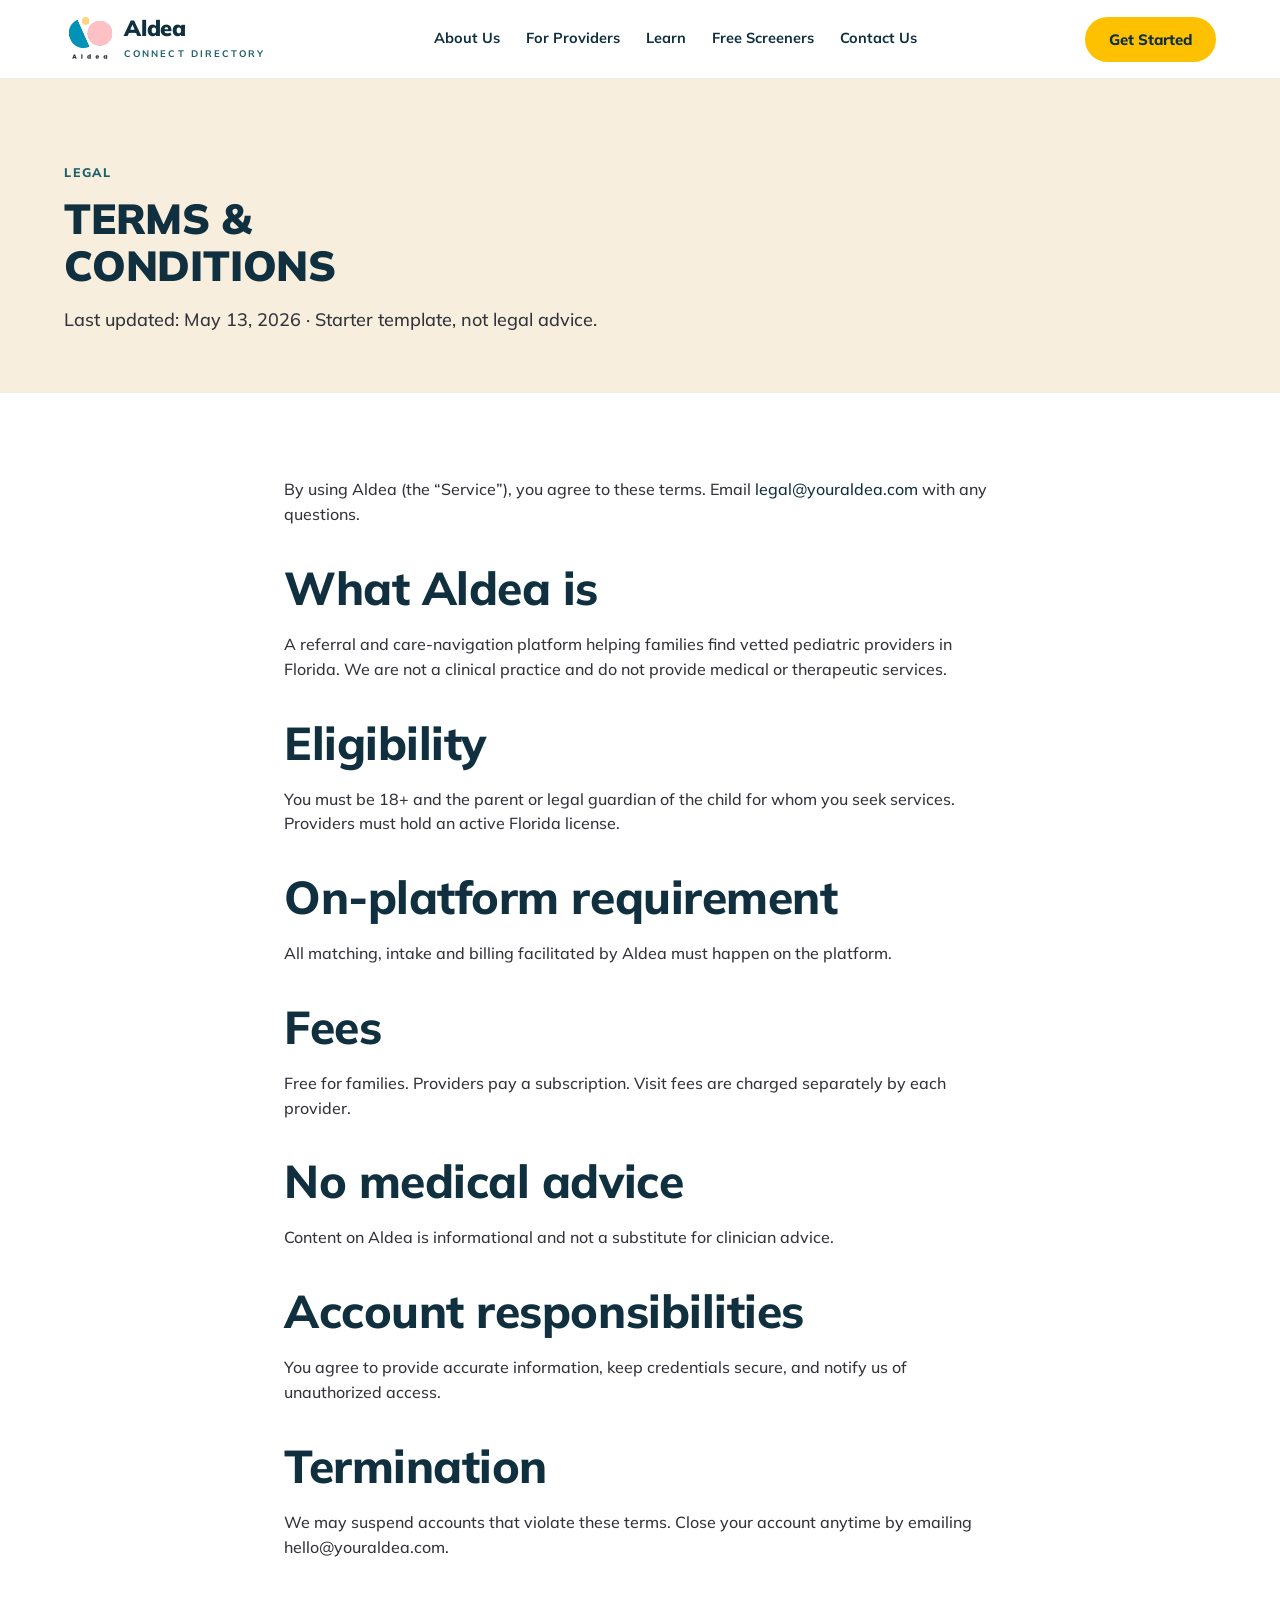
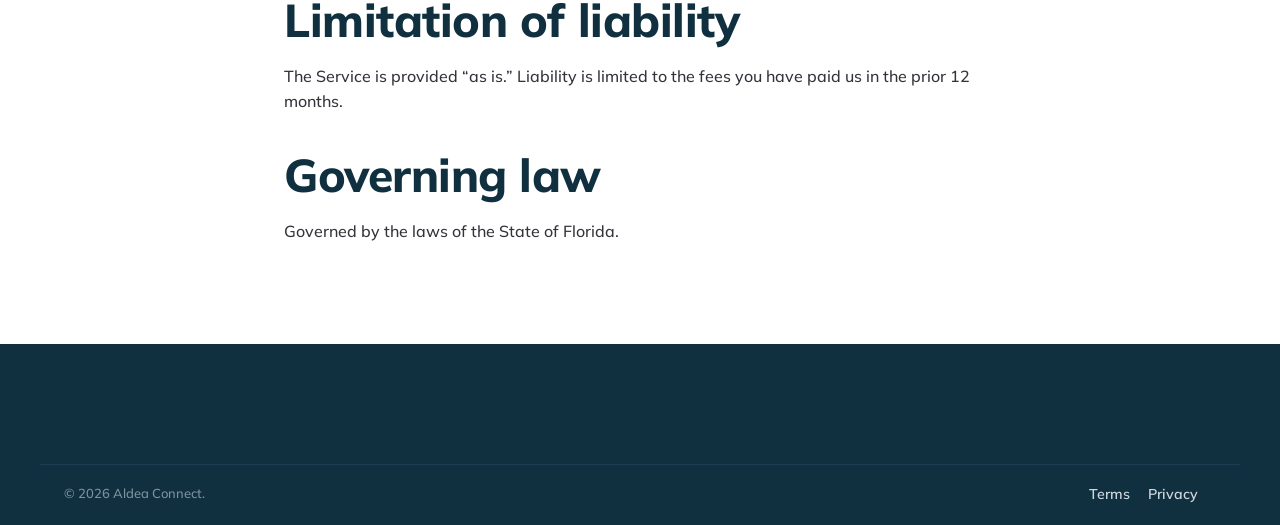
<file: terms.html>
<!doctype html>
<html lang="en">
<head>
<meta charset="utf-8" />
<meta name="viewport" content="width=device-width,initial-scale=1" />
<title>Terms &amp; conditions — Aldea</title>
<link rel="preconnect" href="https://fonts.googleapis.com" />
<link rel="preconnect" href="https://fonts.gstatic.com" crossorigin />
<link href="https://fonts.googleapis.com/css2?family=Mulish:wght@500;600;700;800;900&display=swap" rel="stylesheet" />
<link rel="stylesheet" href="/assets/styles.css" />
<link rel="icon" href="/assets/img/logo/aldea-logo.svg" type="image/svg+xml" />
<style>.legal{max-width:760px;margin:0 auto}.legal h2{margin-top:36px;text-transform:none}.legal p,.legal li{color:var(--ink-2)}</style>
</head>
<body>
<header>
  <nav class="nav">
    <div class="container nav-row">
      <a class="brand" href="/"><img loading="lazy" decoding="async" class="brand-logo" src="/assets/img/logo/aldea-logo.svg" alt="" /><span><span class="brand-wordmark">Aldea</span><span class="brand-sub">Connect Directory</span></span></a>
      <div class="nav-links"><a href="/about.html">About Us</a><a href="/for-providers.html">For Providers</a><a href="/learn.html">Learn</a><a href="/screeners.html">Free Screeners</a><a href="/contact.html">Contact Us</a></div>
      <div class="nav-cta"><a class="btn btn-yellow" href="/#match">Get Started</a></div>
    </div>
  </nav>
</header>

<main>
  <section class="page-head"><div class="container"><span class="kicker">Legal</span><h1 style="font-size:clamp(28px,3.4vw,42px)">Terms &amp; conditions</h1><p class="lead">Last updated: May 13, 2026 · Starter template, not legal advice.</p></div></section>
  <section class="section"><div class="container legal">
    <p>By using Aldea (the &ldquo;Service&rdquo;), you agree to these terms. Email <a href="mailto:legal@youraldea.com">legal@youraldea.com</a> with any questions.</p>
    <h2>What Aldea is</h2><p>A referral and care-navigation platform helping families find vetted pediatric providers in Florida. We are not a clinical practice and do not provide medical or therapeutic services.</p>
    <h2>Eligibility</h2><p>You must be 18+ and the parent or legal guardian of the child for whom you seek services. Providers must hold an active Florida license.</p>
    <h2>On-platform requirement</h2><p>All matching, intake and billing facilitated by Aldea must happen on the platform.</p>
    <h2>Fees</h2><p>Free for families. Providers pay a subscription. Visit fees are charged separately by each provider.</p>
    <h2>No medical advice</h2><p>Content on Aldea is informational and not a substitute for clinician advice.</p>
    <h2>Account responsibilities</h2><p>You agree to provide accurate information, keep credentials secure, and notify us of unauthorized access.</p>
    <h2>Termination</h2><p>We may suspend accounts that violate these terms. Close your account anytime by emailing hello@youraldea.com.</p>
    <h2>Limitation of liability</h2><p>The Service is provided &ldquo;as is.&rdquo; Liability is limited to the fees you have paid us in the prior 12 months.</p>
    <h2>Governing law</h2><p>Governed by the laws of the State of Florida.</p>
  </div></section>
</main>

<footer class="foot">
  <div class="container foot-base"><span>© <span id="yr">2026</span> Aldea Connect.</span><span class="foot-legal"><a href="/terms.html">Terms</a><a href="/privacy.html">Privacy</a></span></div>
</footer>
<script src="/assets/app.js" defer></script>
</body></html>
</file>
<file: assets/styles.css>
/* Aldea Connect — restyled to match youraldea.com's actual brand */
:root{
  --ink:           #103040;   /* deep navy — primary text & headlines */
  --ink-2:         #33343B;   /* charcoal body */
  --ink-3:         #5b6a73;   /* muted gray-blue */
  --ink-4:         #8d9aa1;
  --line:          #e5e1d8;
  --line-soft:     #efece4;

  --bg:            #ffffff;
  --cream:         #f7eede;   /* warm cream — marquee + section bg */
  --offwhite:      #f4f4f2;   /* alt section bg */
  --pink:          #fcc0c5;   /* card accent — "Tell Us About Your Child" */
  --pink-soft:     #fde6e7;
  --peach:         #ffd483;
  --teal:          #51afba;
  --teal-dark:     #1e606a;
  --teal-soft:     #d4ecef;
  --blue-soft:     #cfe2f0;
  --lilac:         #e6d8f5;

  --yellow:        #FEC102;   /* mustard CTA — primary action */
  --yellow-2:      #FFDE59;
  --yellow-hover:  #E5AE00;

  --radius:        14px;
  --radius-lg:     22px;
  --radius-xl:     36px;
  --pill:          999px;

  --shadow-s: 0 1px 2px rgba(16,48,64,.06), 0 8px 24px rgba(16,48,64,.06);
  --shadow-m: 0 2px 6px rgba(16,48,64,.08), 0 16px 40px rgba(16,48,64,.10);
  --shadow-l: 0 6px 14px rgba(16,48,64,.10), 0 32px 60px rgba(16,48,64,.14);

  --maxw: 1200px;
  --font-sans: "Mulish", "Inter", system-ui, -apple-system, "Segoe UI", Roboto, sans-serif;
  --font-display: "Mulish", "Inter", system-ui, sans-serif;
}

*,*::before,*::after{box-sizing:border-box}
html{scroll-behavior:smooth}
body{
  margin:0;
  font-family:var(--font-sans);
  font-weight:500;
  color:var(--ink-2);
  background:var(--bg);
  line-height:1.55;
  -webkit-font-smoothing:antialiased;
  text-rendering:optimizeLegibility;
}
img{max-width:100%;display:block}
a{color:var(--ink);text-decoration:none}
a:hover{color:var(--teal-dark)}
button{font:inherit;cursor:pointer}
.container{width:100%;max-width:var(--maxw);margin-inline:auto;padding-inline:24px}
.skip{position:absolute;left:-9999px;top:0;background:#fff;padding:8px 12px;border:2px solid var(--yellow)}
.skip:focus{left:16px;top:12px;z-index:1000}

/* ---------- Typography ---------- */
h1,h2,h3,h4{font-family:var(--font-display);color:var(--ink);font-weight:800;letter-spacing:-.01em;line-height:1.1;margin:0 0 .4em}
h1{font-size:clamp(40px,5.6vw,72px);font-weight:900;text-transform:uppercase;letter-spacing:-.005em}
h2{font-size:clamp(30px,3.7vw,46px);font-weight:800}
h3{font-size:22px;font-weight:800}
h4{font-size:14px;font-weight:700;letter-spacing:.06em;text-transform:uppercase;color:var(--ink-3)}
p{margin:0 0 1em;color:var(--ink-2)}
.lead{font-size:18px;color:var(--ink-2);line-height:1.6}
.eyebrow{display:inline-flex;align-items:center;gap:8px;font-size:11.5px;font-weight:800;letter-spacing:.12em;text-transform:uppercase;color:var(--ink);padding:6px 10px;background:var(--yellow-2);border-radius:var(--pill)}
.eyebrow::before{content:"";width:6px;height:6px;border-radius:50%;background:var(--yellow-hover)}

/* ---------- Buttons ---------- */
.btn{
  display:inline-flex;align-items:center;justify-content:center;gap:8px;
  padding:13px 22px;border-radius:var(--pill);border:2px solid transparent;
  font-weight:800;font-size:15px;line-height:1;
  transition:background .15s ease, color .15s ease, border-color .15s ease, box-shadow .15s ease, transform .08s ease;
  white-space:nowrap;
}
.btn-lg{padding:16px 26px;font-size:16px}
.btn-yellow{background:var(--yellow);color:var(--ink);border-color:var(--yellow)}
.btn-yellow:hover{background:var(--yellow-hover);border-color:var(--yellow-hover);color:var(--ink)}
.btn-ink{background:var(--ink);color:#fff;border-color:var(--ink)}
.btn-ink:hover{background:#001a2b;color:#fff}
.btn-outline{background:transparent;color:var(--ink);border-color:var(--ink)}
.btn-outline:hover{background:var(--ink);color:#fff}
.btn-ghost{background:transparent;color:var(--ink);border-color:transparent}
.btn-ghost:hover{background:var(--cream)}
.btn-light{background:#fff;color:var(--ink);border-color:#fff}
.btn-light:hover{background:var(--cream);color:var(--ink)}
.btn:active{transform:translateY(1px)}

/* ---------- Marquee strip ---------- */
.marquee{background:var(--cream);border-block:1px solid #e8dec5;overflow:hidden;position:relative}
.marquee-track{display:flex;gap:48px;padding:10px 0;animation:marquee 38s linear infinite;width:max-content;color:#7a5a14;font-weight:700;font-size:13.5px}
.marquee-track span{display:inline-flex;align-items:center;gap:14px;white-space:nowrap}
.marquee-track span::before{content:"";width:10px;height:10px;border-radius:50%;background:var(--yellow);flex:none}
@keyframes marquee{from{transform:translateX(0)}to{transform:translateX(-50%)}}

/* ---------- Nav ---------- */
.nav{position:sticky;top:0;z-index:50;background:rgba(255,255,255,.96);backdrop-filter:blur(8px);border-bottom:1px solid var(--line-soft)}
.nav-row{display:grid;grid-template-columns:auto 1fr auto;align-items:center;height:78px;gap:24px}
.brand{display:inline-flex;align-items:center;gap:10px}
.brand-logo{width:50px;height:50px;display:block}
.brand-wordmark{font-family:var(--font-display);font-weight:900;color:var(--ink);font-size:22px;letter-spacing:-.01em;line-height:1}
.brand-sub{display:block;font-size:9.5px;font-weight:700;color:var(--teal-dark);letter-spacing:.22em;text-transform:uppercase;margin-top:3px}
.nav-links{display:flex;justify-content:center;gap:26px}
.nav-links a, .nav-links .has-menu>span{color:var(--ink);font-weight:700;font-size:14.5px;display:inline-flex;align-items:center;gap:4px;cursor:pointer;padding:6px 0;border-bottom:2px solid transparent}
.nav-links a:hover, .nav-links .has-menu:hover>span{border-color:var(--yellow)}
.has-menu{position:relative}
.has-menu .caret{font-size:10px;color:var(--ink-3)}
.has-menu .menu{
  position:absolute;top:100%;left:50%;transform:translateX(-50%);margin-top:8px;
  background:#fff;border:1px solid var(--line);border-radius:14px;
  box-shadow:var(--shadow-m);padding:10px;min-width:220px;
  display:none;
}
.has-menu:hover .menu, .has-menu:focus-within .menu{display:block}
.has-menu .menu a{display:block;padding:10px 12px;border:0;border-radius:8px;font-weight:600;font-size:14px;color:var(--ink-2)}
.has-menu .menu a:hover{background:var(--cream);color:var(--ink)}
.nav-cta{display:inline-flex;align-items:center;gap:14px}
.signin{display:inline-flex;align-items:center;gap:6px;color:var(--ink);font-weight:700;font-size:14.5px}
.signin svg{color:var(--ink-3)}
.hamburger{display:none;background:none;border:0;padding:8px}
.hamburger span{display:block;width:22px;height:2px;background:var(--ink);margin:5px 0;border-radius:2px}
.mobile-menu{display:none;flex-direction:column;background:#fff;padding:14px 24px;border-top:1px solid var(--line)}
.mobile-menu a{padding:12px 0;border-bottom:1px solid var(--line-soft);color:var(--ink);font-weight:700}
.mobile-menu[data-open="true"]{display:flex}

/* ---------- Hero (full-bleed photo) ---------- */
.hero{position:relative;color:#fff;overflow:hidden}
.hero-photo{position:absolute;inset:0;width:100%;height:100%;object-fit:cover;z-index:0}
.hero-overlay{position:absolute;inset:0;background:linear-gradient(180deg, rgba(16,48,64,.20) 0%, rgba(16,48,64,.30) 40%, rgba(16,48,64,.55) 100%);z-index:1}
.hero-inner{position:relative;z-index:2;padding:120px 0 160px;text-align:center}
.hero-inner h1{color:#fff;text-shadow:0 2px 24px rgba(0,0,0,.25);margin:0}
.hero-inner .sub{margin:18px auto 0;max-width:54ch;font-size:clamp(16px,1.6vw,20px);font-weight:600;color:#fff;text-shadow:0 1px 16px rgba(0,0,0,.35)}
.hero-search{
  margin:48px auto 12px;max-width:780px;
  background:#fff;border-radius:var(--pill);box-shadow:var(--shadow-l);
  display:grid;grid-template-columns:1fr 1fr 1fr auto;gap:0;align-items:stretch;
  padding:8px 8px 8px 0;text-align:left;
}
.hero-search .field{padding:10px 18px;display:flex;flex-direction:column;gap:2px;border-right:1px solid var(--line-soft);position:relative}
.hero-search .field:last-of-type{border-right:0}
.hero-search label{font-size:10.5px;font-weight:800;color:var(--ink-3);letter-spacing:.12em;text-transform:uppercase}
.hero-search select{appearance:none;background:transparent;border:0;font:inherit;font-weight:700;color:var(--ink);padding:2px 16px 2px 0;cursor:pointer;outline:none}
.hero-search .field::after{content:"›";position:absolute;right:14px;top:50%;transform:translateY(-50%) rotate(90deg);color:var(--ink-3);font-size:14px;font-weight:700;pointer-events:none}
.hero-search .field:last-of-type::after{display:none}
.hero-search button{padding:0 28px;border-radius:var(--pill);background:var(--yellow);color:var(--ink);border:0;font-weight:800;font-size:15px}
.hero-search button:hover{background:var(--yellow-hover)}
.hero-helper{max-width:760px;margin:18px auto 0;color:#fff;font-size:14px;font-weight:500;text-shadow:0 1px 10px rgba(0,0,0,.35)}
.hero-helper a{color:#fff;text-decoration:underline;font-weight:700}

/* ---------- Trust badges row ---------- */
.badges{padding:36px 0;background:#fff;border-bottom:1px solid var(--line-soft)}
.badge-track{display:flex;gap:42px;justify-content:center;flex-wrap:wrap;align-items:center}
.badge-item{display:inline-flex;align-items:center;gap:10px;font-weight:700;color:var(--ink);font-size:14.5px}
.badge-item .bg-dot{width:34px;height:34px;border-radius:50%;background:var(--yellow-2);display:inline-flex;align-items:center;justify-content:center;color:var(--ink);font-weight:900;font-size:14px}
.badge-item.t-teal .bg-dot{background:var(--teal-soft);color:var(--teal-dark)}
.badge-item.t-pink .bg-dot{background:var(--pink);color:var(--ink)}

/* ---------- Service pills ---------- */
.section{padding:84px 0;position:relative}
.section-cream{background:var(--cream)}
.section-offwhite{background:var(--offwhite)}
.pills{padding:48px 0 24px;background:#fff}
.pill-cloud{display:flex;flex-wrap:wrap;justify-content:center;gap:10px;max-width:1000px;margin:0 auto}
.pill-cloud a{
  display:inline-block;padding:11px 18px;border-radius:var(--pill);
  border:1.5px solid var(--line);background:#fff;color:var(--ink);
  font-weight:700;font-size:14px;transition:all .15s ease;
}
.pill-cloud a:hover{background:var(--yellow);border-color:var(--yellow);color:var(--ink)}

/* ---------- How It Works ---------- */
.section-head{text-align:center;max-width:64ch;margin:0 auto 48px}
.section-head h2{margin-bottom:10px}
.section-head p{font-size:17px;color:var(--ink-3);margin:0}

.steps-board{display:grid;grid-template-columns:1fr 1.1fr 1fr;grid-template-rows:auto auto;gap:18px;position:relative}
.steps-board .deco{position:absolute;width:140px;opacity:.55;z-index:-1}
.steps-board .deco-1{left:-60px;top:-20px}
.steps-board .deco-2{right:-60px;bottom:-20px}
.step-card{background:#fff;border-radius:var(--radius-lg);padding:26px 24px;display:flex;flex-direction:column;gap:8px;border:1px solid var(--line-soft)}
.step-card.step-pink{background:var(--pink)}
.step-card.step-photo{padding:0;overflow:hidden;background:#dbe9ed;grid-row:span 2}
.step-card.step-photo img{width:100%;height:100%;object-fit:cover;display:block}
.step-card h3{display:flex;align-items:center;gap:12px;margin:0 0 4px;font-size:20px}
.step-num{display:inline-flex;width:32px;height:32px;border-radius:50%;background:var(--ink);color:#fff;font-weight:800;font-size:14px;align-items:center;justify-content:center;flex:none}
.step-card.step-pink .step-num{background:var(--ink)}
.step-card p{margin:0;color:var(--ink-2);font-size:15px;line-height:1.55}
.steps-cta{text-align:center;margin-top:32px}

/* ---------- About card ---------- */
.about-row{display:grid;grid-template-columns:1fr 1fr;gap:48px;align-items:center}
.about-photo{position:relative;border-radius:var(--radius-xl);overflow:hidden;aspect-ratio:4/5;background:var(--cream)}
.about-photo img{width:100%;height:100%;object-fit:cover}
.about-photo::after{content:"";position:absolute;left:-20px;bottom:-20px;width:110px;height:110px;background:var(--yellow);border-radius:50%;z-index:-1}
.about-copy h2{margin-bottom:18px}
.about-copy .lead{margin-bottom:18px}
.kicker{display:inline-block;color:var(--teal-dark);font-weight:800;font-size:12.5px;letter-spacing:.14em;text-transform:uppercase;margin-bottom:14px}

/* ---------- Top services ---------- */
.svc-grid{display:grid;grid-template-columns:repeat(3,1fr);gap:22px}
.svc{background:#fff;border-radius:var(--radius-lg);padding:28px 24px;border:1px solid var(--line-soft);transition:transform .15s ease, box-shadow .15s ease}
.svc:hover{transform:translateY(-3px);box-shadow:var(--shadow-m)}
.svc-icon{width:54px;height:54px;border-radius:14px;display:inline-flex;align-items:center;justify-content:center;margin-bottom:14px}
.svc-1 .svc-icon{background:var(--pink-soft);color:#b6485a}
.svc-2 .svc-icon{background:var(--teal-soft);color:var(--teal-dark)}
.svc-3 .svc-icon{background:var(--yellow-2);color:#7a5a14}
.svc h3{margin:0 0 8px}
.svc p{margin:0;font-size:15px}
.svc .more{display:inline-flex;align-items:center;gap:6px;margin-top:14px;color:var(--ink);font-weight:800;font-size:14px}

/* ---------- Featured providers ---------- */
.providers-row{display:grid;grid-template-columns:repeat(4,1fr);gap:18px}
.provider-card{background:#fff;border-radius:var(--radius-lg);overflow:hidden;border:1px solid var(--line-soft)}
.provider-photo{aspect-ratio:1/1;background:var(--offwhite);position:relative;overflow:hidden}
.provider-photo img{width:100%;height:100%;object-fit:cover}
.provider-body{padding:18px}
.provider-name{font-family:var(--font-display);font-weight:800;color:var(--ink);font-size:17px;margin-bottom:4px}
.provider-role{font-size:13.5px;color:var(--ink-3);margin-bottom:10px}
.provider-tags{display:flex;flex-wrap:wrap;gap:6px}
.provider-tags span{font-size:11.5px;font-weight:700;background:var(--cream);color:var(--ink);padding:4px 10px;border-radius:var(--pill)}

/* ---------- Testimonials ---------- */
.t-grid{display:grid;grid-template-columns:1fr 1fr;gap:32px}
.t-card{background:#fff;border-radius:var(--radius-xl);padding:36px;position:relative;border:1px solid var(--line-soft)}
.t-card::before{content:"\201C";font-family:Georgia, serif;font-size:120px;line-height:1;position:absolute;top:6px;left:18px;color:var(--yellow);opacity:.7}
.t-quote{font-size:17px;line-height:1.6;color:var(--ink-2);margin:8px 0 22px;position:relative;z-index:1}
.t-attr{display:flex;align-items:center;gap:14px}
.t-avatar{width:48px;height:48px;border-radius:50%;background:var(--teal-soft);display:inline-flex;align-items:center;justify-content:center;color:var(--teal-dark);font-weight:800;font-size:16px}
.t-name{font-family:var(--font-display);font-weight:800;color:var(--ink);font-size:15px;line-height:1.1}
.t-role{font-size:13px;color:var(--ink-3)}

/* ---------- Payment options ---------- */
.pay-grid{display:grid;grid-template-columns:repeat(3,1fr);gap:22px;margin-top:36px}
.pay{background:#fff;border-radius:var(--radius-lg);padding:30px 26px;border:1px solid var(--line-soft);text-align:center}
.pay img{width:90px;height:90px;object-fit:contain;margin:0 auto 14px}
.pay h3{margin:0 0 8px;font-size:18px}
.pay p{margin:0;font-size:14.5px;color:var(--ink-3)}

/* ---------- Screeners ---------- */
.screen-grid{display:grid;grid-template-columns:repeat(4,1fr);gap:18px;margin-top:36px}
.screen-card{
  border-radius:var(--radius-lg);padding:32px 22px;
  display:flex;flex-direction:column;justify-content:space-between;
  min-height:200px;color:var(--ink);
}
.screen-card.c-1{background:var(--pink)}
.screen-card.c-2{background:var(--teal-soft)}
.screen-card.c-3{background:var(--yellow-2)}
.screen-card.c-4{background:var(--lilac)}
.screen-card h3{margin:0;font-size:22px;line-height:1.15}
.screen-card .go{margin-top:14px;display:inline-flex;align-items:center;gap:6px;color:var(--ink);font-weight:800;font-size:14px}

/* ---------- For providers band ---------- */
.fp-band{background:var(--ink);color:#fff;border-radius:var(--radius-xl);padding:54px;display:grid;grid-template-columns:1.1fr .9fr;gap:48px;align-items:center;margin:32px 0;position:relative;overflow:hidden}
.fp-band::after{content:"";position:absolute;right:-80px;top:-80px;width:300px;height:300px;border-radius:50%;background:rgba(254,193,2,.12)}
.fp-band h2{color:#fff;margin:0 0 14px}
.fp-band ul{list-style:none;padding:0;margin:18px 0 0;display:grid;gap:10px}
.fp-band li{display:flex;gap:12px;color:#dde7ed;align-items:flex-start}
.fp-band li::before{content:"";flex:none;width:22px;height:22px;border-radius:50%;background:var(--yellow);background-image:linear-gradient(135deg,var(--yellow),var(--yellow-hover));margin-top:1px}
.fp-band li::after{content:"";width:9px;height:5px;border-left:2px solid var(--ink);border-bottom:2px solid var(--ink);transform:rotate(-45deg);position:absolute;left:30px;margin-top:8px}
.fp-band li{position:relative;padding-left:0}
.fp-art{position:relative}
.fp-art img{border-radius:var(--radius-lg);width:100%;aspect-ratio:4/5;object-fit:cover}

/* ---------- Learning center ---------- */
.lc-filters{display:flex;flex-wrap:wrap;justify-content:center;gap:8px;margin-bottom:32px}
.lc-filters button{padding:9px 16px;border-radius:var(--pill);border:1.5px solid var(--line);background:#fff;color:var(--ink-2);font-weight:700;font-size:13.5px}
.lc-filters button[aria-pressed="true"]{background:var(--ink);color:#fff;border-color:var(--ink)}
.lc-grid{display:grid;grid-template-columns:repeat(3,1fr);gap:22px}
.lc-card{background:#fff;border-radius:var(--radius-lg);overflow:hidden;border:1px solid var(--line-soft);display:flex;flex-direction:column;transition:transform .15s ease, box-shadow .15s ease}
.lc-card:hover{transform:translateY(-3px);box-shadow:var(--shadow-m)}
.lc-photo{aspect-ratio:16/10;overflow:hidden}
.lc-photo img{width:100%;height:100%;object-fit:cover}
.lc-body{padding:18px 20px 20px}
.lc-tag{display:inline-block;font-size:11px;font-weight:800;color:var(--teal-dark);text-transform:uppercase;letter-spacing:.1em;margin-bottom:8px}
.lc-card h3{margin:0;font-size:17px;line-height:1.3}

/* ---------- FAQ ---------- */
.faq-wrap{max-width:820px;margin:0 auto}
.faq details{background:#fff;border:1px solid var(--line-soft);border-radius:14px;margin-bottom:12px;padding:0}
.faq summary{padding:20px 24px;font-weight:800;color:var(--ink);font-size:17px;cursor:pointer;list-style:none;display:flex;justify-content:space-between;align-items:center;gap:24px}
.faq summary::-webkit-details-marker{display:none}
.faq summary::after{content:"+";font-weight:700;color:var(--ink);font-size:24px;line-height:1}
.faq details[open] summary::after{content:"–"}
.faq details[open]{box-shadow:var(--shadow-s)}
.faq .body{padding:0 24px 22px;color:var(--ink-2);font-size:15.5px;line-height:1.65}

/* ---------- Footer ---------- */
.foot{background:var(--ink);color:#cdd9df;padding:72px 0 20px}
.foot a{color:#cdd9df}
.foot a:hover{color:#fff}
.foot-grid{display:grid;grid-template-columns:1.5fr 1fr 1fr 1fr 1fr;gap:32px}
.foot h4{color:#fff;font-size:13px;text-transform:uppercase;letter-spacing:.12em;margin:0 0 14px}
.foot a{display:block;padding:5px 0;font-size:14.2px;font-weight:600}
.foot-brand .brand-wordmark{color:#fff}
.foot-brand .brand-sub{color:var(--yellow)}
.foot-tag{font-size:14px;color:#90a4ae;margin-top:10px;max-width:32ch;line-height:1.55}
.foot-base{margin-top:48px;padding-top:18px;border-top:1px solid #1d3e52;display:flex;justify-content:space-between;font-size:13px;color:#7d949f;gap:8px;flex-wrap:wrap}
.foot-legal a{display:inline;margin-right:18px}

/* ---------- Page head (for inner pages) ---------- */
.page-head{padding:80px 0 40px;background:var(--cream);border-bottom:1px solid var(--line-soft);position:relative;overflow:hidden}
.page-head h1{font-size:clamp(32px,4vw,52px);max-width:18ch}
.page-head .lead{max-width:60ch;color:var(--ink-2)}
.page-head .deco{position:absolute;right:-40px;top:-40px;width:200px;opacity:.55}

/* ---------- Provider list page ---------- */
.list-grid{display:grid;grid-template-columns:repeat(3,1fr);gap:22px;padding-top:32px}
.filter-bar{display:flex;flex-wrap:wrap;gap:8px;margin-top:22px}
.filter-bar button{padding:9px 16px;border-radius:var(--pill);border:1.5px solid var(--ink);background:#fff;color:var(--ink);font-weight:700;font-size:13.5px}
.filter-bar button[aria-pressed="true"]{background:var(--ink);color:#fff}
.search-row{display:flex;gap:10px;margin-top:18px;max-width:520px}
.search-row input{flex:1;border:1.5px solid var(--ink);background:#fff;border-radius:var(--pill);padding:13px 22px;font:inherit;font-weight:600}

/* ---------- Forms (Match intake, contact, login) ---------- */
.card{background:#fff;border:1px solid var(--line-soft);border-radius:var(--radius-lg);padding:28px;box-shadow:var(--shadow-s)}
.form{display:flex;flex-direction:column;gap:14px}
.form .row{display:grid;grid-template-columns:1fr 1fr;gap:12px}
.form label{display:flex;flex-direction:column;font-size:11.5px;font-weight:800;letter-spacing:.08em;color:var(--ink-3);gap:6px;text-transform:uppercase}
.form input,.form select,.form textarea{
  font:inherit;font-weight:600;color:var(--ink);
  border:1.5px solid var(--line);background:#fff;
  padding:13px 14px;border-radius:12px;outline:none;
}
.form input:focus,.form select:focus,.form textarea:focus{border-color:var(--ink);box-shadow:0 0 0 4px rgba(16,48,64,.08)}
.fineprint{font-size:12px;color:var(--ink-3);margin:4px 0 0}
.form-success{background:var(--yellow-2);border:1px solid var(--yellow);color:var(--ink);padding:14px 16px;border-radius:12px;font-weight:700}

.match-grid{display:grid;grid-template-columns:1fr 1fr;gap:48px;align-items:center}

/* ---------- CTA band (generic) ---------- */
.cta-band{background:var(--yellow);color:var(--ink);padding:56px 0;border-radius:0}
.cta-row{display:flex;align-items:center;justify-content:space-between;gap:24px;flex-wrap:wrap}
.cta-band h2{color:var(--ink);margin:0 0 6px}
.cta-band p{margin:0;max-width:60ch}

/* ---------- Misc decoration ---------- */
.deco-shape{position:absolute;pointer-events:none}
.deco-pink-circle{width:90px;height:90px;background:var(--pink);border-radius:50%}
.deco-teal-blob{width:120px;height:120px;background:var(--teal-soft);border-radius:60% 40% 50% 50%}
.deco-yellow-circle{width:64px;height:64px;background:var(--yellow);border-radius:50%}

/* ---------- Screener quiz (kept from earlier) ---------- */
.q{background:#fff;border:1px solid var(--line-soft);border-radius:14px;padding:18px;margin-bottom:12px}
.q-text{font-weight:700;color:var(--ink);margin-bottom:10px;font-size:15.5px}
.q-options{display:flex;gap:8px;flex-wrap:wrap}
.q-options label{display:inline-flex;align-items:center;gap:6px;background:var(--cream);border:1.5px solid transparent;border-radius:var(--pill);padding:9px 16px;cursor:pointer;font-size:14px;color:var(--ink);font-weight:700}
.q-options input{accent-color:var(--ink)}
.q-options label:has(input:checked){background:var(--yellow);border-color:var(--yellow-hover)}
#screener-result{background:#fff;border:1px solid var(--line);border-left:4px solid var(--yellow);border-radius:12px;padding:20px;margin-top:18px}
#screener-result .band{font-weight:900;font-size:22px;color:var(--ink)}

/* ---------- Responsive ---------- */
@media (max-width: 1100px){
  .steps-board{grid-template-columns:1fr 1fr;grid-template-rows:auto auto auto}
  .step-card.step-photo{grid-column:span 2;grid-row:auto;aspect-ratio:16/9}
  .providers-row{grid-template-columns:repeat(2,1fr)}
  .foot-grid{grid-template-columns:1.4fr 1fr 1fr;}
}
@media (max-width: 880px){
  .nav-row{grid-template-columns:auto 1fr auto;height:64px}
  .nav-links{display:none}
  .signin{display:none}
  .hamburger{display:block}
  .about-row,.match-grid,.fp-band{grid-template-columns:1fr;gap:32px}
  .svc-grid,.pay-grid,.t-grid,.screen-grid,.lc-grid,.list-grid{grid-template-columns:1fr 1fr}
  .hero-search{grid-template-columns:1fr;gap:6px;border-radius:24px;padding:14px}
  .hero-search .field{border-right:0;border-bottom:1px solid var(--line-soft);padding:10px 14px}
  .hero-search .field:last-of-type{border-bottom:0}
  .hero-search .field::after{display:none}
  .hero-search button{width:100%;padding:14px}
  .hero-inner{padding:80px 0 110px}
  .section{padding:60px 0}
  .foot-grid{grid-template-columns:1fr 1fr}
}
@media (max-width: 560px){
  .svc-grid,.pay-grid,.t-grid,.screen-grid,.lc-grid,.list-grid,.providers-row,.foot-grid{grid-template-columns:1fr}
  h1{font-size:36px}
  h2{font-size:28px}
  .fp-band{padding:32px 24px}
  .t-card{padding:28px 22px}
}
@media (prefers-reduced-motion: reduce){
  *{animation:none !important;transition:none !important}
}
</file>
